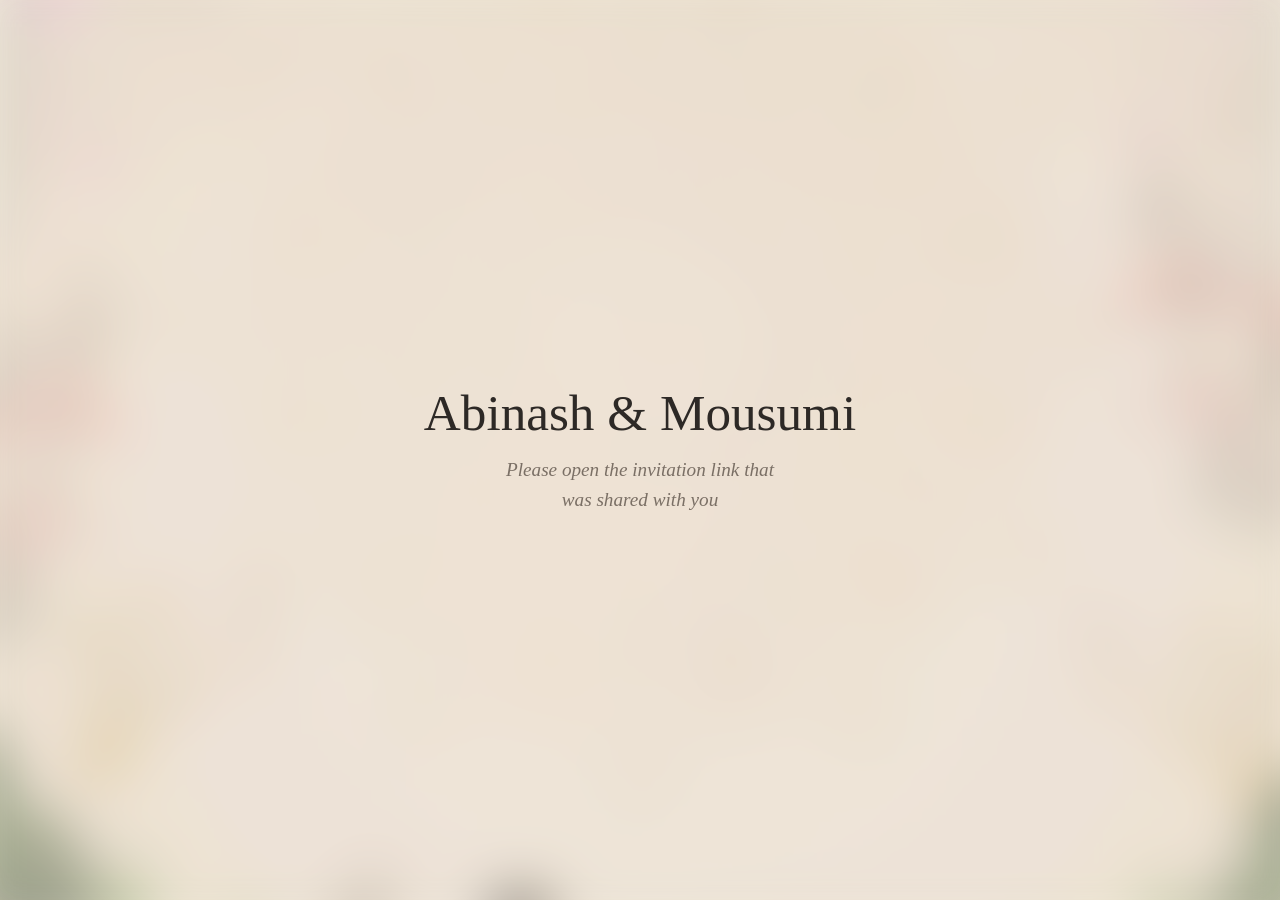
<file: index.html>
<!DOCTYPE html>
<html lang="en">
<head>
  <meta charset="UTF-8" />
  <meta name="viewport" content="width=device-width, initial-scale=1" />
  <meta name="robots" content="noindex, nofollow" />
  <title>Abinash &amp; Mousumi · Wedding</title>
  <link rel="icon" href="assets/favicon.svg" type="image/svg+xml" />
  <link rel="stylesheet" href="css/styles.css" />
  <style>
    .landing { min-height: 100svh; display: grid; place-items: center; padding: 32px 24px; text-align: center; }
    .landing h1 { font-family: var(--font-script); font-weight: 400; font-size: 3.2rem; line-height: 1.15; color: var(--charcoal); }
    .landing p { max-width: 28ch; margin: 12px auto 0; font-family: var(--font-serif); font-style: italic; font-size: 1.2rem; color: var(--muted); }
  </style>
</head>
<body>
  <main class="landing">
    <div>
      <h1>Abinash &amp; Mousumi</h1>
      <p>Please open the invitation link that was shared with you</p>
    </div>
  </main>
</body>
</html>
</file>
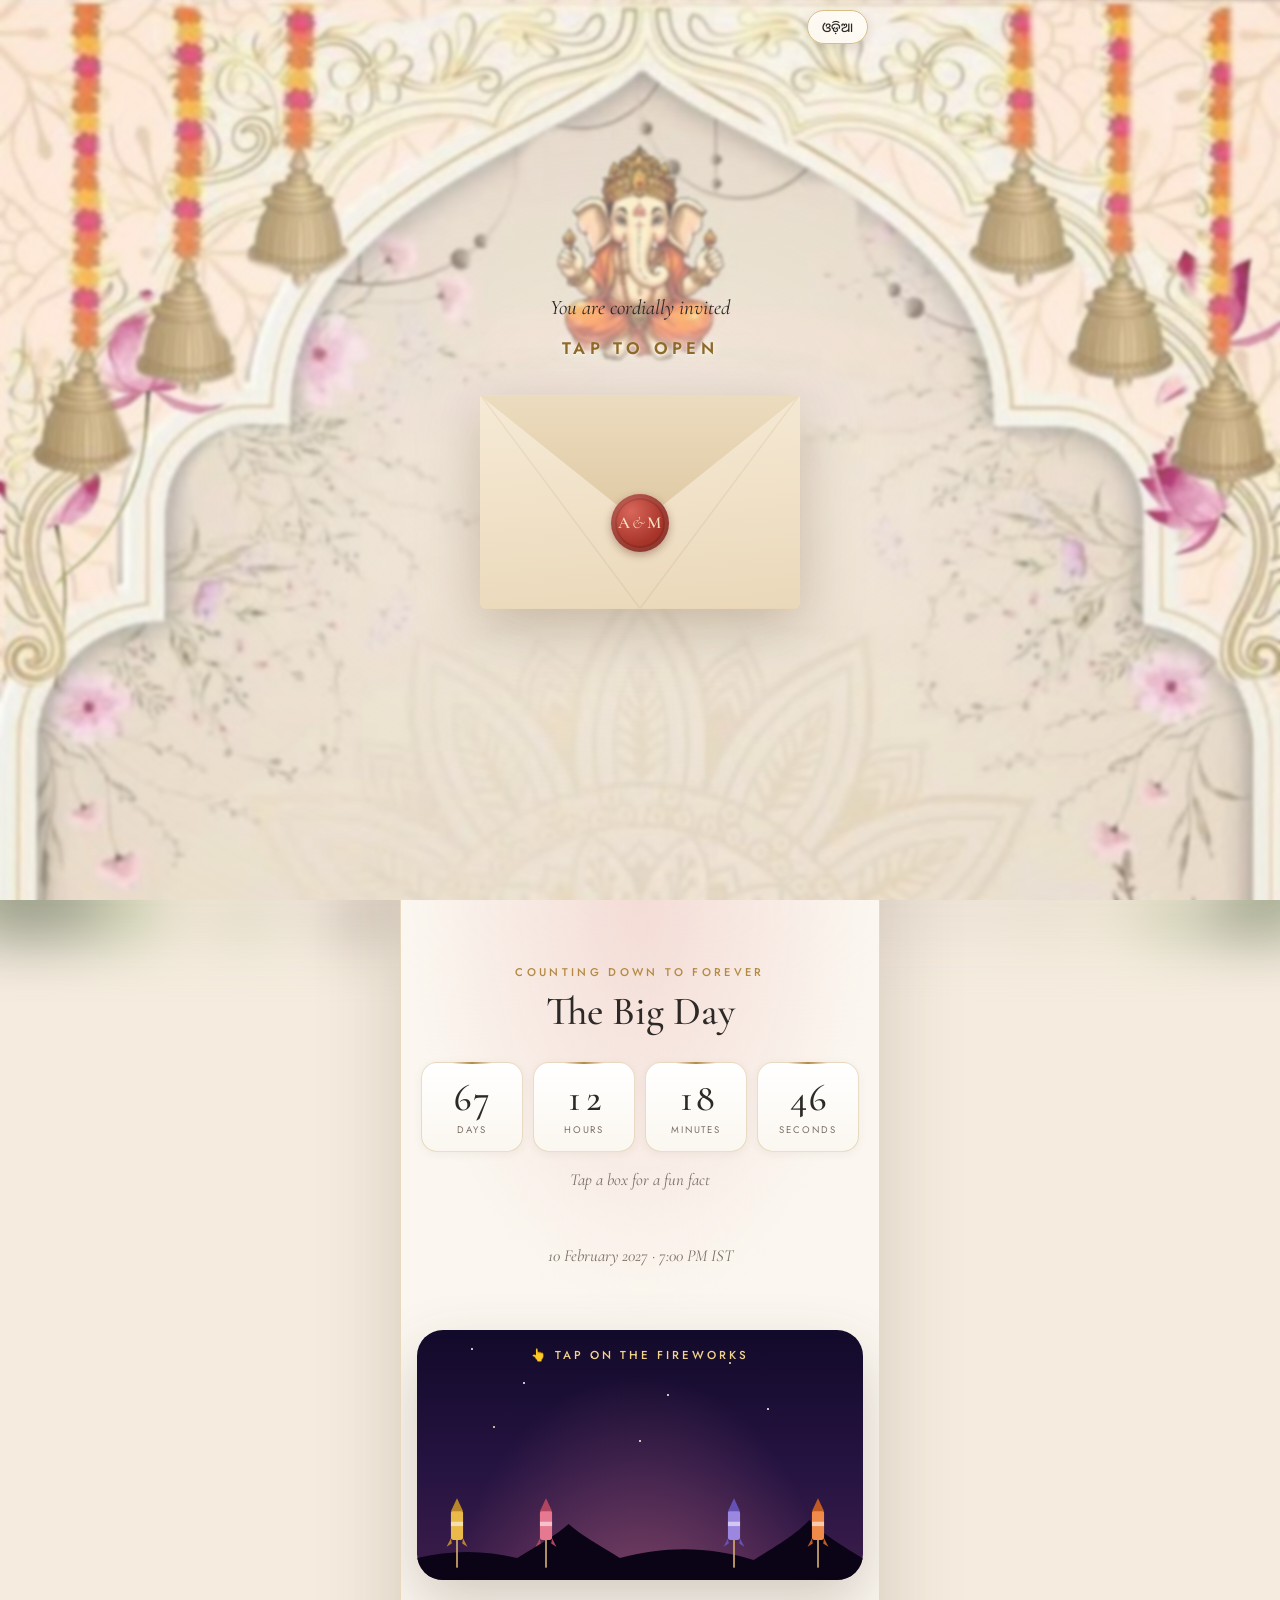
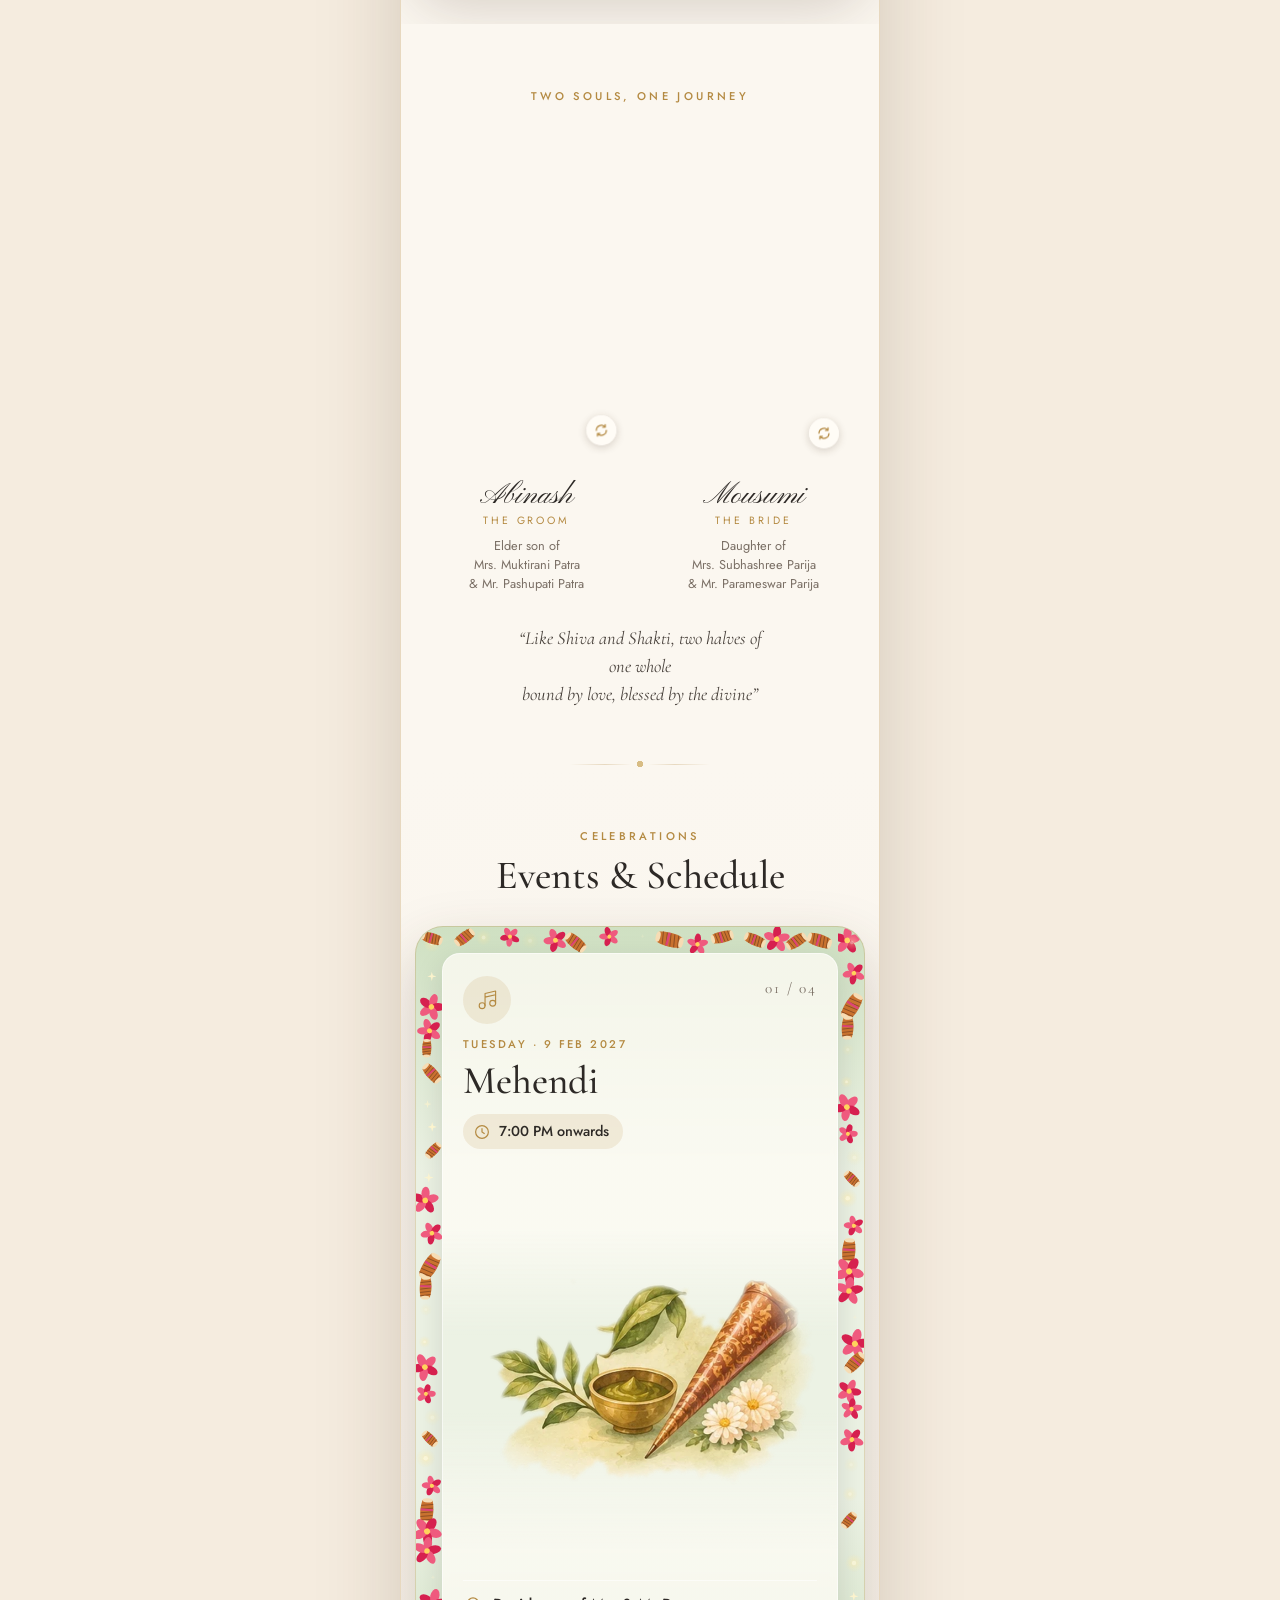
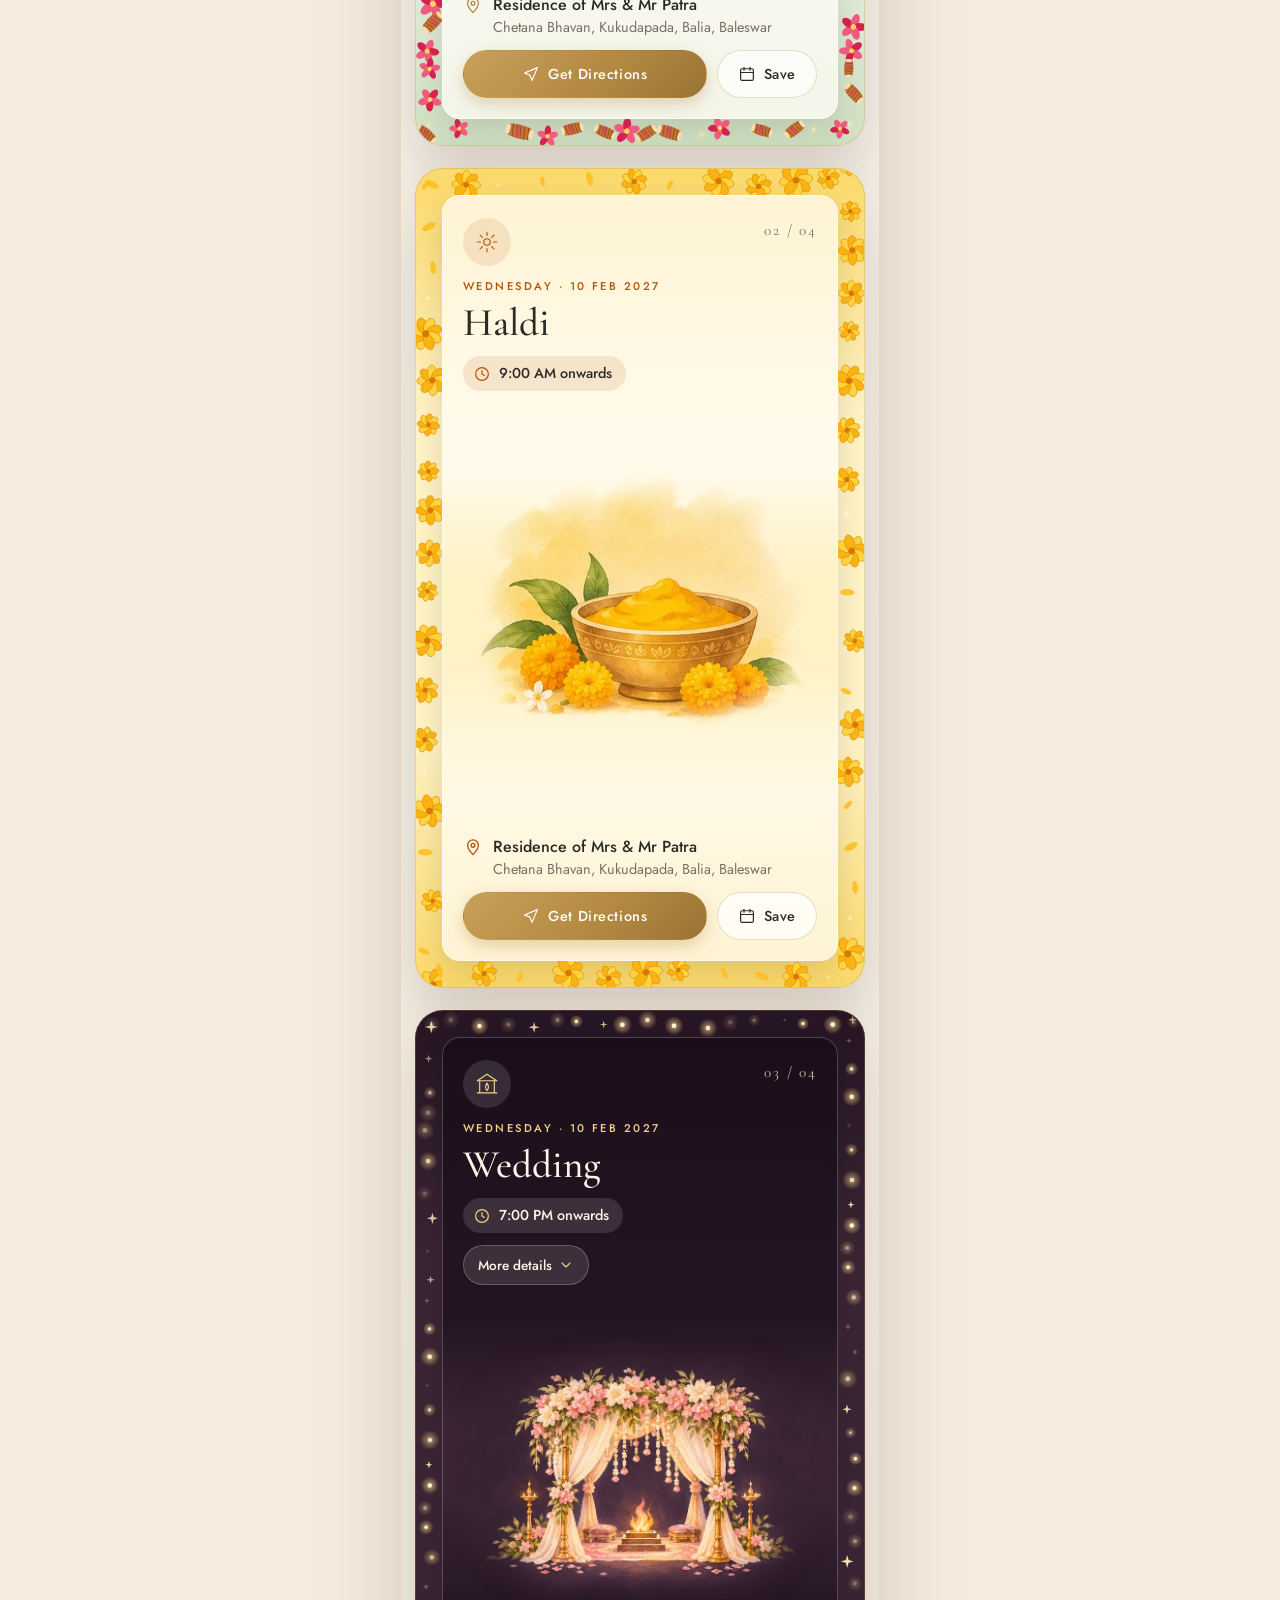
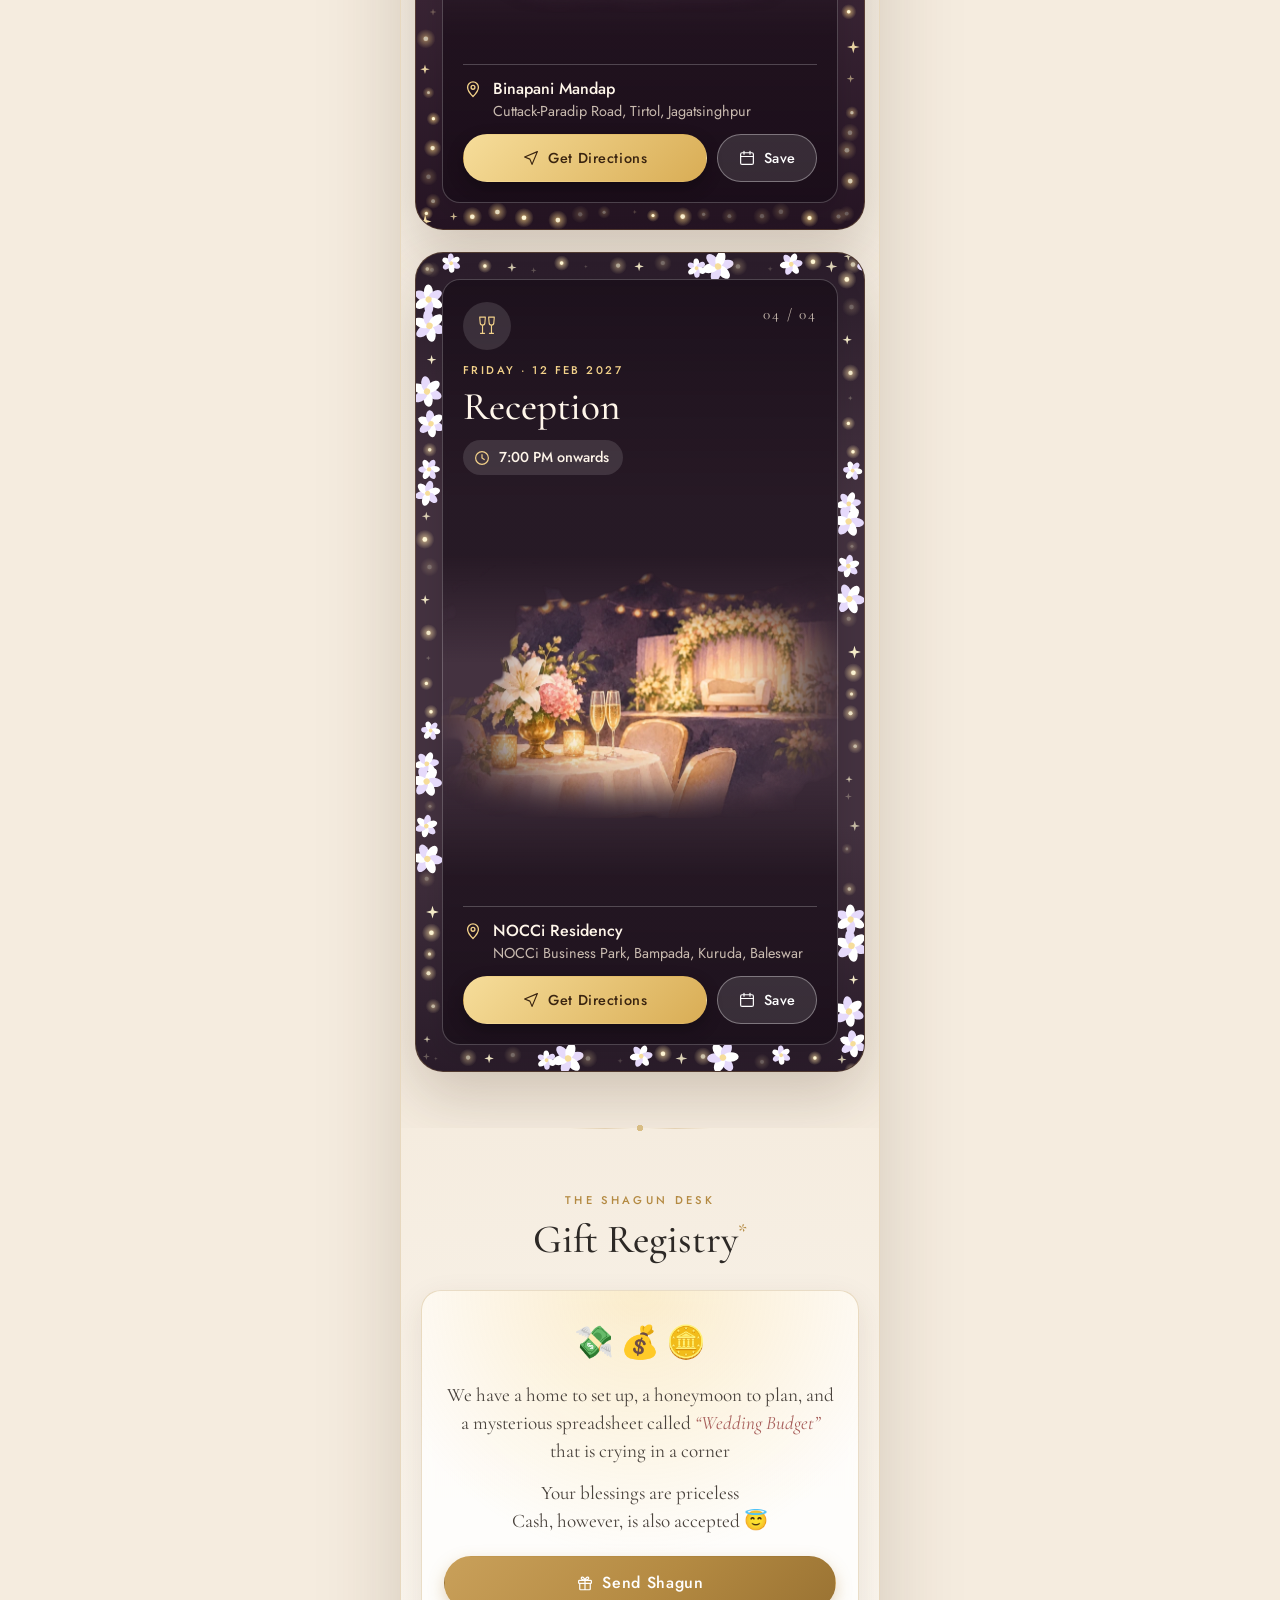
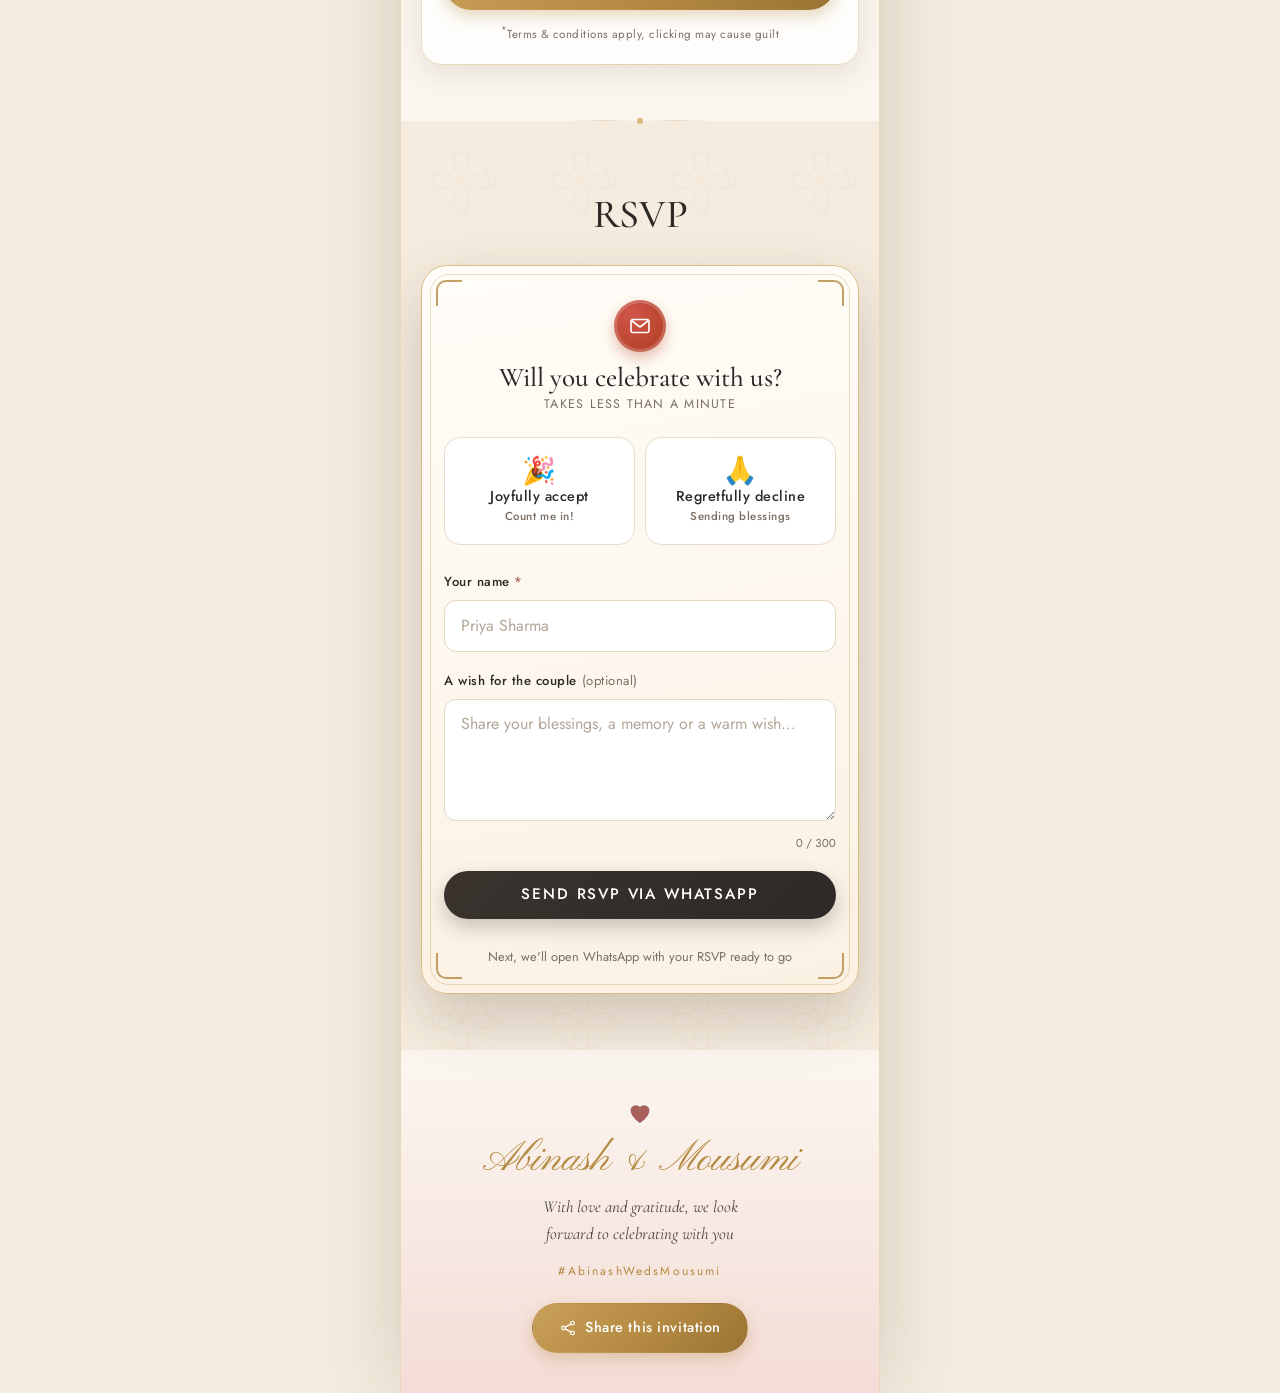
<file: abinash/v1/index.html>
<!DOCTYPE html>
<html lang="en" class="no-js">
<head>
  <meta charset="UTF-8" />
  <meta name="viewport" content="width=device-width, initial-scale=1, viewport-fit=cover" />
  <meta name="theme-color" content="#f4ebdc" />
  <meta name="robots" content="noindex, nofollow" />
  <title>Abinash &amp; Mousumi · Wedding Invitation</title>
  <meta name="description" content="With the blessings of Lord Ganesha, join us for the wedding of Abinash &amp; Mousumi" />

  <!-- Social share preview (WhatsApp, Facebook, iMessage, Telegram, X ...). Image URLs must be absolute.
       The ?v= suffix makes apps fetch a fresh image when it changes (WhatsApp caches previews hard). -->
  <meta property="og:type" content="website" />
  <meta property="og:site_name" content="Abinash &amp; Mousumi" />
  <meta property="og:locale" content="en_IN" />
  <meta property="og:locale:alternate" content="or_IN" />
  <meta property="og:title" content="Abinash &amp; Mousumi · Wedding Invitation" />
  <meta property="og:description" content="Join us as we begin our forever · 10 February 2027 · Tirtol, Odisha" />
  <meta property="og:url" content="https://abinashpatra1.github.io/WeddingInvitation/abinash/v1/" />
  <meta property="og:image" content="https://abinashpatra1.github.io/WeddingInvitation/assets/og-preview-groom.jpg?v=1" />
  <meta property="og:image:secure_url" content="https://abinashpatra1.github.io/WeddingInvitation/assets/og-preview-groom.jpg?v=1" />
  <meta property="og:image:type" content="image/jpeg" />
  <meta property="og:image:width" content="1200" />
  <meta property="og:image:height" content="630" />
  <meta property="og:image:alt" content="Wedding invitation of Abinash &amp; Mousumi, 10 February 2027, Tirtol, Odisha" />
  <meta name="twitter:card" content="summary_large_image" />
  <meta name="twitter:title" content="Abinash &amp; Mousumi · Wedding Invitation" />
  <meta name="twitter:description" content="Join us as we begin our forever · 10 February 2027 · Tirtol, Odisha" />
  <meta name="twitter:image" content="https://abinashpatra1.github.io/WeddingInvitation/assets/og-preview-groom.jpg?v=1" />
  <meta name="twitter:image:alt" content="Wedding invitation of Abinash &amp; Mousumi" />
  <link rel="canonical" href="https://abinashpatra1.github.io/WeddingInvitation/abinash/v1/" />

  <link rel="icon" href="../../assets/favicon.svg" type="image/svg+xml" />
  <link rel="preload" as="image" href="../../assets/bg.jpg" />

  <!-- Fonts: Cormorant Garamond (serif headings), Pinyon Script (names), Jost (body), Tiro Devanagari Hindi (Om), Noto Sans Oriya (Odia text), Noto Serif Oriya (Odia names) -->
  <link rel="preconnect" href="https://fonts.googleapis.com" />
  <link rel="preconnect" href="https://fonts.gstatic.com" crossorigin />
  <link href="https://fonts.googleapis.com/css2?family=Cormorant+Garamond:ital,wght@0,400;0,500;0,600;1,400;1,500&family=Jost:wght@300;400;500;600&family=Pinyon+Script&family=Tiro+Devanagari+Hindi&family=Noto+Sans+Oriya:wght@400;500;600&family=Noto+Serif+Oriya:wght@400;500;600&display=swap" rel="stylesheet" />

  <link rel="stylesheet" href="../../css/styles.css" />
</head>
<body class="is-locked">

  <!-- ============ SVG ICON SPRITE ============ -->
  <svg width="0" height="0" style="position:absolute" aria-hidden="true">
    <symbol id="i-home" viewBox="0 0 24 24"><path d="M3 10.5 12 3l9 7.5V20a1 1 0 0 1-1 1h-5v-6h-6v6H4a1 1 0 0 1-1-1z" fill="none" stroke="currentColor" stroke-width="1.6" stroke-linejoin="round"/></symbol>
    <symbol id="i-calendar" viewBox="0 0 24 24"><g fill="none" stroke="currentColor" stroke-width="1.6" stroke-linecap="round"><rect x="3.5" y="5" width="17" height="15.5" rx="2"/><path d="M3.5 10h17M8 3v4M16 3v4"/></g></symbol>
    <symbol id="i-mail" viewBox="0 0 24 24"><g fill="none" stroke="currentColor" stroke-width="1.6" stroke-linejoin="round"><rect x="3" y="5.5" width="18" height="13" rx="2"/><path d="m3.5 6.5 8.5 6.5 8.5-6.5"/></g></symbol>
    <symbol id="i-gift" viewBox="0 0 24 24"><g fill="none" stroke="currentColor" stroke-width="1.6" stroke-linejoin="round"><rect x="3.5" y="8.5" width="17" height="4" rx="1"/><path d="M5 12.5V20a1 1 0 0 0 1 1h12a1 1 0 0 0 1-1v-7.5M12 8.5V21M12 8.5S10.5 3.5 8 4.2C6 4.8 7 8.5 12 8.5zm0 0s1.5-5 4-4.3c2 .6 1 4.3-4 4.3z"/></g></symbol>
    <symbol id="i-share" viewBox="0 0 24 24"><g fill="none" stroke="currentColor" stroke-width="1.6" stroke-linecap="round"><circle cx="18" cy="5.5" r="2.5"/><circle cx="6" cy="12" r="2.5"/><circle cx="18" cy="18.5" r="2.5"/><path d="m8.2 10.8 7.6-4M8.2 13.2l7.6 4"/></g></symbol>
    <symbol id="i-clock" viewBox="0 0 24 24"><g fill="none" stroke="currentColor" stroke-width="1.6" stroke-linecap="round"><circle cx="12" cy="12" r="8.5"/><path d="M12 7.5V12l3 2"/></g></symbol>
    <symbol id="i-pin" viewBox="0 0 24 24"><g fill="none" stroke="currentColor" stroke-width="1.6"><path d="M12 21s-6.5-6.1-6.5-11a6.5 6.5 0 0 1 13 0c0 4.9-6.5 11-6.5 11z" stroke-linejoin="round"/><circle cx="12" cy="10" r="2.3"/></g></symbol>
    <symbol id="i-nav" viewBox="0 0 24 24"><path d="M20.5 3.5 3.5 10.6l7 2.9 2.9 7z" fill="none" stroke="currentColor" stroke-width="1.6" stroke-linejoin="round"/></symbol>
    <symbol id="i-copy" viewBox="0 0 24 24"><g fill="none" stroke="currentColor" stroke-width="1.6" stroke-linejoin="round"><rect x="8.5" y="8.5" width="12" height="12" rx="2"/><path d="M15.5 8.5V5.5a2 2 0 0 0-2-2h-8a2 2 0 0 0-2 2v8a2 2 0 0 0 2 2h3"/></g></symbol>
    <symbol id="i-check" viewBox="0 0 24 24"><path d="m5 12.5 4.5 4.5L19 7.5" fill="none" stroke="currentColor" stroke-width="2" stroke-linecap="round" stroke-linejoin="round"/></symbol>
    <symbol id="i-heart" viewBox="0 0 24 24"><path d="M12 20s-7.5-4.6-7.5-10.2A4.3 4.3 0 0 1 12 7.2a4.3 4.3 0 0 1 7.5 2.6C19.5 15.4 12 20 12 20z" fill="none" stroke="currentColor" stroke-width="1.6" stroke-linejoin="round"/></symbol>
    <symbol id="i-whatsapp" viewBox="0 0 24 24"><path d="M12 3.2a8.8 8.8 0 0 0-7.6 13.2L3.2 20.8l4.5-1.2A8.8 8.8 0 1 0 12 3.2zm4.4 12.1c-.2.6-1.1 1.1-1.6 1.2-.4 0-.9.1-2.9-.7-2.5-1-4-3.5-4.1-3.7-.1-.2-1-1.3-1-2.5s.6-1.8.9-2c.2-.3.5-.3.7-.3h.5c.2 0 .4 0 .6.5l.8 1.9c.1.2.1.3 0 .5l-.3.5-.4.4c-.1.1-.3.3-.1.6.2.3.7 1.2 1.6 1.9 1.1.9 2 1.2 2.3 1.4.3.1.4.1.6-.1l.8-1c.2-.3.4-.2.6-.1l1.9.9c.3.1.4.2.5.3.1.2.1.7-.1 1.3z" fill="currentColor"/></symbol>
    <symbol id="i-chevron" viewBox="0 0 24 24"><path d="m6 9 6 6 6-6" fill="none" stroke="currentColor" stroke-width="1.6" stroke-linecap="round" stroke-linejoin="round"/></symbol>
    <symbol id="i-haldi" viewBox="0 0 32 32"><g fill="none" stroke="currentColor" stroke-width="1.4" stroke-linecap="round"><circle cx="16" cy="16" r="4"/><path d="M16 4v4M16 24v4M4 16h4M24 16h4M7.5 7.5l2.8 2.8M21.7 21.7l2.8 2.8M7.5 24.5l2.8-2.8M21.7 10.3l2.8-2.8"/></g></symbol>
    <symbol id="i-rings" viewBox="0 0 32 32"><g fill="none" stroke="currentColor" stroke-width="1.4"><circle cx="12" cy="19" r="7"/><circle cx="20" cy="19" r="7"/><path d="m10 8 2-3h0l2 3-2 2z" stroke-linejoin="round"/></g></symbol>
    <symbol id="i-glass" viewBox="0 0 32 32"><g fill="none" stroke="currentColor" stroke-width="1.4" stroke-linecap="round" stroke-linejoin="round"><path d="M7 5h7l-.6 7a2.9 2.9 0 0 1-5.8 0zM10.5 15v10M8 25h5M18 5h7l-.6 7a2.9 2.9 0 0 1-5.8 0zM21.5 15v10M19 25h5"/></g></symbol>
    <symbol id="i-upi" viewBox="0 0 24 24"><g fill="none" stroke="currentColor" stroke-width="1.6" stroke-linejoin="round"><rect x="6" y="2.5" width="12" height="19" rx="2.5"/><path d="M10.5 18.5h3"/></g></symbol>
    <symbol id="i-bank" viewBox="0 0 24 24"><g fill="none" stroke="currentColor" stroke-width="1.6" stroke-linejoin="round" stroke-linecap="round"><path d="M3 9.5 12 4l9 5.5zM5 10v8M9.5 10v8M14.5 10v8M19 10v8M3 20.5h18"/></g></symbol>
    <symbol id="i-music" viewBox="0 0 32 32"><g fill="none" stroke="currentColor" stroke-width="1.4" stroke-linecap="round" stroke-linejoin="round"><circle cx="10" cy="23" r="3.6"/><circle cx="23" cy="20" r="3.6"/><path d="M13.6 23V8l13-3v15M13.6 12.5l13-3"/></g></symbol>
    <symbol id="i-mandap" viewBox="0 0 32 32"><g fill="none" stroke="currentColor" stroke-width="1.4" stroke-linecap="round" stroke-linejoin="round"><path d="M4 12 16 4l12 8zM7 12v15M25 12v15M4 27h24M16 24c-3-3-2-6 0-9 2 3 3 6 0 9z"/></g></symbol>
    <symbol id="i-flip" viewBox="0 0 24 24"><g fill="none" stroke="currentColor" stroke-width="1.8" stroke-linecap="round" stroke-linejoin="round"><path d="M4.5 12a7.5 7.5 0 0 1 13-5.1M19.5 12a7.5 7.5 0 0 1-13 5.1M18 3.5v4h-4M6 20.5v-4h4"/></g></symbol>
  </svg>

  <!-- ============ ENVELOPE OPENER ============ -->
  <div class="opener" id="opener" role="dialog" aria-modal="true" aria-labelledby="opener-label">
    <div class="opener__veil" aria-hidden="true"></div>

    <p class="opener__hint opener__hint--above" id="opener-label">
      <span class="opener__for"><span data-or="ଆପଣଙ୍କୁ ସାଦର ନିମନ୍ତ୍ରଣ">You are cordially invited</span></span>
      <span class="opener__tap"><span data-or="ଖୋଲିବାକୁ ଟାପ୍ କରନ୍ତୁ">Tap to open</span></span>
    </p>

    <button class="envelope" id="envelope" type="button" aria-describedby="opener-label">
      <span class="envelope__back" aria-hidden="true"></span>
      <span class="envelope__letter" aria-hidden="true">
        <span class="envelope__letter-om">ॐ</span>
        <span class="envelope__letter-names"><span data-or="ଅବିନାଶ">Abinash</span> <em><span data-or="ଓ">&amp;</span></em> <span data-or="ମୌସୁମୀ">Mousumi</span></span>
        <span class="envelope__letter-line">10 · 02 · 2027</span>
      </span>
      <span class="envelope__pocket" aria-hidden="true"></span>
      <span class="envelope__flap" aria-hidden="true"></span>
      <span class="envelope__seal" aria-hidden="true"><span><span data-or="ଅ&lt;i&gt;ଓ&lt;/i&gt;ମ">A<i>&amp;</i>M</span></span></span>
      <span class="sr-only">Open the invitation</span>
    </button>


  </div>

  <!-- ============ APP SHELL ============ -->
  <div class="app" id="app">

    <!-- HERO -->
    <header class="hero" id="home">
      <div class="hero__petals" aria-hidden="true">
        <i></i><i></i><i></i><i></i><i></i><i></i><i></i><i></i>
      </div>

      <div class="hero__content">
        <button class="hero__mantra" type="button" lang="or" id="mantra" aria-label="Tap for a blessing">॥ ଶ୍ରୀ ଗଣେଶାୟ ନମଃ ॥</button>
        <span class="divider" aria-hidden="true"></span>
        <p class="hero__lead"><span data-or="ଆମ ସହ ଆନନ୍ଦ ବାଣ୍ଟିବାକୁ ଆସନ୍ତୁ">Join us for</span></p>
        <p class="hero__the"><span data-or="ଶୁଭ ବିବାହ ଉତ୍ସବ">The Wedding of</span></p>
        <h1 class="hero__names" data-order="ab-mo">
          <span class="hero__name" data-n="ab" data-or="ଅବିନାଶ">Abinash</span>
          <span class="hero__amp"><span data-or="ଓ">&amp;</span></span>
          <span class="hero__name" data-n="mo" data-or="ମୌସୁମୀ">Mousumi</span>
        </h1>
        <p class="hero__date">
          <time datetime="2027-02-10"><span data-or="ବୁଧବାର · ୧୦ ଫେବୃଆରୀ ୨୦୨୭ · ସନ୍ଧ୍ୟା ୭:୦୦">Wednesday · 10 February 2027</span></time>
          <span class="hero__tithi" lang="or">ଫାଲ୍ଗୁନ କୃଷ୍ଣ ପକ୍ଷ, ନବମୀ ତିଥି</span>
        </p>
        <p class="hero__place"><span data-or="ତିର୍ତୋଲ, ଓଡ଼ିଶା">Tirtol, Odisha</span></p>
      </div>

      <a class="scroll-cue" href="#countdown" aria-label="Scroll to details">
        <span class="scroll-cue__mouse" aria-hidden="true"><span></span></span>
      </a>
    </header>

    <main>

      <!-- COUNTDOWN -->
      <section class="section section--countdown" id="countdown" aria-labelledby="countdown-title">
        <p class="eyebrow reveal"><span data-or="ଚିରସାଥୀ ହେବାର ଗଣନା">Counting down to forever</span></p>
        <h2 class="section__title reveal" id="countdown-title"><span data-or="ଶୁଭ ଦିନ">The Big Day</span></h2>
        <div class="countdown reveal" id="countdown-timer" role="timer" aria-live="off">
          <button type="button" class="countdown__unit" data-fact="days"><span class="countdown__num" data-unit="days">--</span><span class="countdown__label"><span data-or="ଦିନ">Days</span></span></button>
          <button type="button" class="countdown__unit" data-fact="hours"><span class="countdown__num" data-unit="hours">--</span><span class="countdown__label"><span data-or="ଘଣ୍ଟା">Hours</span></span></button>
          <button type="button" class="countdown__unit" data-fact="minutes"><span class="countdown__num" data-unit="minutes">--</span><span class="countdown__label"><span data-or="ମିନିଟ୍">Minutes</span></span></button>
          <button type="button" class="countdown__unit" data-fact="seconds"><span class="countdown__num" data-unit="seconds">--</span><span class="countdown__label"><span data-or="ସେକେଣ୍ଡ">Seconds</span></span></button>
        </div>
        <p class="countdown__fact" id="countdown-fact" aria-live="polite">Tap a box for a fun fact</p>
        <p class="countdown__done" id="countdown-done" hidden><span data-or="ଆମେ ବିବାହିତ! ଆପଣଙ୍କ ଆଶୀର୍ବାଦ ପାଇଁ ଧନ୍ୟବାଦ ✨">We're married! Thank you for your blessings ✨</span></p>
        <p class="section__note reveal"><span data-or="୧୦ ଫେବୃଆରୀ ୨୦୨୭ · ସନ୍ଧ୍ୟା ୭:୦୦ (IST)">10 February 2027 · 7:00 PM IST</span></p>
      </section>

      <!-- FIREWORKS: tap a rocket, it flies up and bursts -->
      <section class="sky" id="sky" aria-label="Fireworks">
        <div class="sky__stage reveal">
          <p class="sky__hint" id="sky-hint"><span class="sky__hand" aria-hidden="true">👆</span> <span data-or="ଆତସବାଜିରେ ଟାପ୍ କରନ୍ତୁ">Tap on the fireworks</span></p>
          <div class="sky__ground" aria-hidden="true"></div>
          <div class="sky__rockets">
            <button class="rocket" type="button" style="left:9%;--c:#e9b949;--c2:#b9852a" data-kind="willow" data-hue="44" aria-label="Launch a firework">
              <svg viewBox="0 0 30 80" aria-hidden="true"><g class="rocket__body"><rect x="14" y="44" width="2" height="36" fill="#c9a56a"/><path class="flame" d="M10.5 50 Q15 76 19.5 50Z" fill="#ffb347"/><path d="M8 46 L3 56 L9 52Z M22 46 L27 56 L21 52Z" fill="var(--c2)"/><rect x="8" y="14" width="14" height="34" rx="3" fill="var(--c)"/><rect x="8" y="27" width="14" height="5" fill="#fff" opacity=".55"/><path d="M8 15 L15 0 L22 15Z" fill="var(--c2)"/></g></svg>
            </button>
            <button class="rocket" type="button" style="left:29%;--c:#e6788f;--c2:#b04560" data-kind="heart" data-hue="340" aria-label="Launch a firework">
              <svg viewBox="0 0 30 80" aria-hidden="true"><g class="rocket__body"><rect x="14" y="44" width="2" height="36" fill="#c9a56a"/><path class="flame" d="M10.5 50 Q15 76 19.5 50Z" fill="#ffb347"/><path d="M8 46 L3 56 L9 52Z M22 46 L27 56 L21 52Z" fill="var(--c2)"/><rect x="8" y="14" width="14" height="34" rx="3" fill="var(--c)"/><rect x="8" y="27" width="14" height="5" fill="#fff" opacity=".55"/><path d="M8 15 L15 0 L22 15Z" fill="var(--c2)"/></g></svg>
            </button>
            <button class="rocket" type="button" style="left:50%;--c:#7fc4a8;--c2:#4a8b72" data-kind="ring" data-hue="160" aria-label="Launch a firework">
              <svg viewBox="0 0 30 80" aria-hidden="true"><g class="rocket__body"><rect x="14" y="44" width="2" height="36" fill="#c9a56a"/><path class="flame" d="M10.5 50 Q15 76 19.5 50Z" fill="#ffb347"/><path d="M8 46 L3 56 L9 52Z M22 46 L27 56 L21 52Z" fill="var(--c2)"/><rect x="8" y="14" width="14" height="34" rx="3" fill="var(--c)"/><rect x="8" y="27" width="14" height="5" fill="#fff" opacity=".55"/><path d="M8 15 L15 0 L22 15Z" fill="var(--c2)"/></g></svg>
            </button>
            <button class="rocket" type="button" style="left:71%;--c:#9b86e0;--c2:#6551b4" data-kind="peony" data-hue="265" aria-label="Launch a firework">
              <svg viewBox="0 0 30 80" aria-hidden="true"><g class="rocket__body"><rect x="14" y="44" width="2" height="36" fill="#c9a56a"/><path class="flame" d="M10.5 50 Q15 76 19.5 50Z" fill="#ffb347"/><path d="M8 46 L3 56 L9 52Z M22 46 L27 56 L21 52Z" fill="var(--c2)"/><rect x="8" y="14" width="14" height="34" rx="3" fill="var(--c)"/><rect x="8" y="27" width="14" height="5" fill="#fff" opacity=".55"/><path d="M8 15 L15 0 L22 15Z" fill="var(--c2)"/></g></svg>
            </button>
            <button class="rocket" type="button" style="left:90%;--c:#f08a4b;--c2:#bf5a22" data-kind="peony" data-hue="22" aria-label="Launch a firework">
              <svg viewBox="0 0 30 80" aria-hidden="true"><g class="rocket__body"><rect x="14" y="44" width="2" height="36" fill="#c9a56a"/><path class="flame" d="M10.5 50 Q15 76 19.5 50Z" fill="#ffb347"/><path d="M8 46 L3 56 L9 52Z M22 46 L27 56 L21 52Z" fill="var(--c2)"/><rect x="8" y="14" width="14" height="34" rx="3" fill="var(--c)"/><rect x="8" y="27" width="14" height="5" fill="#fff" opacity=".55"/><path d="M8 15 L15 0 L22 15Z" fill="var(--c2)"/></g></svg>
            </button>
          </div>
        </div>
      </section>

      <!-- COUPLE -->
      <section class="section section--couple" id="couple" aria-labelledby="couple-title">
        <p class="eyebrow reveal"><span data-or="ଦୁଇ ଆତ୍ମା, ଗୋଟିଏ ଯାତ୍ରା">Two souls, one journey</span></p>
        <h2 class="section__title reveal" id="couple-title"><span data-or="ଦମ୍ପତି">The Couple</span></h2>

        <div class="couple">
          <figure class="couple__card reveal">
            <button class="flip" type="button" aria-pressed="false" aria-label="Tap to flip the photo of Abinash">
              <span class="flip__face flip__front">
                <!-- Photo: edit tools/source/couple-groom.webp, then run tools/prepare-couple-photos.py -->
                <img src="../../assets/groom.webp" alt="Portrait of Abinash" width="900" height="1200" loading="lazy" decoding="async" />
                <span class="flip__badge" aria-hidden="true"><svg><use href="#i-flip"/></svg></span>
              </span>
              <span class="flip__face flip__back" aria-hidden="true" style="background-image:url('../../assets/back-groom.webp')">
                <span class="flip__inner">
                  <span class="flip__q"><span data-or="ଜାଣିଥିଲେ କି?">Did you know?</span></span>
                  <span class="flip__fact"><span data-or="ସେ କହେ ସେ ରାନ୍ଧିପାରେ, ବିଚାର ଆପଣ କରନ୍ତୁ! 🍳">He says he can cook, we'll let you be the judge! 🍳</span></span>
                  <svg class="flip__heart" viewBox="0 0 24 24" aria-hidden="true"><path d="M12 20s-7.5-4.6-7.5-10.2A4.3 4.3 0 0 1 12 7.2a4.3 4.3 0 0 1 7.5 2.6C19.5 15.4 12 20 12 20z" fill="currentColor"/></svg>
                </span>
              </span>
            </button>
            <figcaption>
              <span class="couple__prefix" lang="or">ଆୟୁଷ୍ମାନ</span>
              <span class="couple__name" data-or="ଅବିନାଶ">Abinash</span>
              <span class="couple__role">The Groom</span>
              <span class="couple__kin"><span data-or="ମୁକ୍ତିରାଣୀ ପାତ୍ର ଓ&lt;br /&gt;ପଶୁପତି ପାତ୍ରଙ୍କର,&lt;br /&gt;ଜ୍ୟେଷ୍ଠ ପୁତ୍ର">Elder son of<br />Mrs. Muktirani Patra<br />&amp; Mr. Pashupati Patra</span></span>
            </figcaption>
          </figure>
          <figure class="couple__card reveal">
            <button class="flip" type="button" aria-pressed="false" aria-label="Tap to flip the photo of Mousumi">
              <span class="flip__face flip__front">
                <!-- Photo: edit tools/source/couple-bride.webp, then run tools/prepare-couple-photos.py -->
                <img src="../../assets/bride.webp" alt="Portrait of Mousumi" width="900" height="1200" loading="lazy" decoding="async" />
                <span class="flip__badge" aria-hidden="true"><svg><use href="#i-flip"/></svg></span>
              </span>
              <span class="flip__face flip__back" aria-hidden="true" style="background-image:url('../../assets/back-bride.webp')">
                <span class="flip__inner">
                  <span class="flip__q"><span data-or="ଜାଣିଥିଲେ କି?">Did you know?</span></span>
                  <span class="flip__fact"><span data-or="ସେ ଯେକୌଣସି ଜିନିଷର ସବୁଠୁ ସୁନ୍ଦର ରଙ୍ଗ ଦୂରରୁ ଚିହ୍ନିପାରେ 🎨">She can spot the perfect shade of anything from a mile away 🎨</span></span>
                  <svg class="flip__heart" viewBox="0 0 24 24" aria-hidden="true"><path d="M12 20s-7.5-4.6-7.5-10.2A4.3 4.3 0 0 1 12 7.2a4.3 4.3 0 0 1 7.5 2.6C19.5 15.4 12 20 12 20z" fill="currentColor"/></svg>
                </span>
              </span>
            </button>
            <figcaption>
              <span class="couple__prefix" lang="or">ଆୟୁଷ୍ମତି</span>
              <span class="couple__name" data-or="ମୌସୁମୀ">Mousumi</span>
              <span class="couple__role">The Bride</span>
              <span class="couple__kin"><span data-or="ଶୁଭଶ୍ରୀ ପରିଜା ଓ&lt;br /&gt;ପରମେଶ୍ୱର ପରିଜାଙ୍କର,&lt;br /&gt;ପୁତ୍ରୀ">Daughter of<br />Mrs. Subhashree Parija<br />&amp; Mr. Parameswar Parija</span></span>
            </figcaption>
          </figure>
          <div class="couple__hearts" aria-hidden="true"><i></i><i></i><i></i><i></i><i></i></div>
        </div>

        <blockquote class="quote reveal">
          <p><span class="quote__line"><span data-or="“ଶିବ ଓ ଶକ୍ତିଙ୍କ ପରି, ଗୋଟିଏ ସମ୍ପୂର୍ଣ୍ଣତାର ଦୁଇ ଅଂଶ">“Like Shiva and Shakti, two halves of one whole</span></span> <span class="quote__line"><span data-or="ପ୍ରେମରେ ବାନ୍ଧି, ଭଗବାନଙ୍କ ଆଶୀର୍ବାଦରେ ଧନ୍ୟ”">bound by love, blessed by the divine”</span></span></p>
        </blockquote>
      </section>

      <!-- EVENTS -->
      <section class="section section--events" id="events" aria-labelledby="events-title">
        <p class="eyebrow reveal"><span data-or="ଉତ୍ସବ">Celebrations</span></p>
        <h2 class="section__title reveal" id="events-title"><span data-or="କାର୍ଯ୍ୟକ୍ରମ ସୂଚୀ">Events &amp; Schedule</span></h2>

        <ol class="events">

          <li data-fx="mehendi" class="event event--mehendi reveal"
              data-title="Mehendi · Abinash &amp; Mousumi"
              data-start="2027-02-09T19:00:00+05:30" data-end="2027-02-09T23:00:00+05:30"
              data-location="Residence of Mrs &amp; Mr Patra, Chetana Bhavan, Kukudapada, Balia, Baleswar">
            <span class="event__frame" aria-hidden="true"></span>
            <div class="event__panel">
              <div class="event__head">
                <span class="event__count" aria-hidden="true"><span data-or="୦୧ / ୦୪">01 / 04</span></span>
                <button class="event__icon" type="button" aria-label="Mehendi: tap for a little surprise"><svg aria-hidden="true"><use href="#i-music"/></svg></button>
                <span class="event__tap" aria-hidden="true"><span data-or="ଏଠାରେ ଟାପ୍ କରନ୍ତୁ">Tap here</span></span>
                <p class="event__day"><span data-or="ମଙ୍ଗଳବାର · ୯ ଫେବୃଆରୀ ୨୦୨୭">Tuesday · 9 Feb 2027</span></p>
                <h3 class="event__name"><span data-or="ମେହେନ୍ଦି">Mehendi</span></h3>
                <p class="event__time"><svg aria-hidden="true"><use href="#i-clock"/></svg><span data-or="ସନ୍ଧ୍ୟା ୭:୦୦ ଠାରୁ">7:00 PM onwards</span></p>
                
              </div>
              <div class="event__mid" aria-hidden="true">
                <img class="event__paint" src="../../assets/events/paint-mehendi.webp" alt="" loading="lazy" decoding="async" />
              </div>
              <div class="event__foot">
                <div class="event__venue">
                  <svg aria-hidden="true"><use href="#i-pin"/></svg>
                  <p><strong><span data-or="ଶ୍ରୀମତୀ ଓ ଶ୍ରୀ ପାତ୍ରଙ୍କ ବାସଭବନ">Residence of Mrs &amp; Mr Patra</span></strong><br /><span data-or="ଚେତନା ଭବନ, କୁକୁଡ଼ାପଦା, ବାଲିଆ, ବାଲେଶ୍ୱର">Chetana Bhavan, Kukudapada, Balia, Baleswar</span></p>
                </div>
                <div class="event__actions">
                  <a class="btn btn--gold" target="_blank" rel="noopener" href="https://maps.app.goo.gl/cMWfeXijimVZaX8m6">
                    <svg aria-hidden="true"><use href="#i-nav"/></svg><span data-or="ରାସ୍ତା ଦେଖନ୍ତୁ">Get Directions</span>
                  </a>
                  <button class="btn btn--ghost js-ics" type="button" aria-label="Save Mehendi to calendar">
                    <svg aria-hidden="true"><use href="#i-calendar"/></svg><span data-or="ସେଭ୍ କରନ୍ତୁ">Save</span>
                  </button>
                </div>
              </div>
            </div>
          </li>

          <li data-fx="haldi" class="event event--haldi reveal"
              data-title="Haldi · Abinash &amp; Mousumi"
              data-start="2027-02-10T09:00:00+05:30" data-end="2027-02-10T13:00:00+05:30"
              data-location="Residence of Mrs &amp; Mr Patra, Chetana Bhavan, Kukudapada, Balia, Baleswar">
            <span class="event__frame" aria-hidden="true"></span>
            <div class="event__panel">
              <div class="event__head">
                <span class="event__count" aria-hidden="true"><span data-or="୦୨ / ୦୪">02 / 04</span></span>
                <button class="event__icon" type="button" aria-label="Haldi: tap for a little surprise"><svg aria-hidden="true"><use href="#i-haldi"/></svg></button>
                <span class="event__tap" aria-hidden="true"><span data-or="ଏଠାରେ ଟାପ୍ କରନ୍ତୁ">Tap here</span></span>
                <p class="event__day"><span data-or="ବୁଧବାର · ୧୦ ଫେବୃଆରୀ ୨୦୨୭">Wednesday · 10 Feb 2027</span></p>
                <h3 class="event__name"><span data-or="ହଳଦୀ">Haldi</span></h3>
                <p class="event__time"><svg aria-hidden="true"><use href="#i-clock"/></svg><span data-or="ସକାଳ ୯:୦୦ ଠାରୁ">9:00 AM onwards</span></p>
                
              </div>
              <div class="event__mid" aria-hidden="true">
                <img class="event__paint" src="../../assets/events/paint-haldi.webp" alt="" loading="lazy" decoding="async" />
              </div>
              <div class="event__foot">
                <div class="event__venue">
                  <svg aria-hidden="true"><use href="#i-pin"/></svg>
                  <p><strong><span data-or="ଶ୍ରୀମତୀ ଓ ଶ୍ରୀ ପାତ୍ରଙ୍କ ବାସଭବନ">Residence of Mrs &amp; Mr Patra</span></strong><br /><span data-or="ଚେତନା ଭବନ, କୁକୁଡ଼ାପଦା, ବାଲିଆ, ବାଲେଶ୍ୱର">Chetana Bhavan, Kukudapada, Balia, Baleswar</span></p>
                </div>
                <div class="event__actions">
                  <a class="btn btn--gold" target="_blank" rel="noopener" href="https://maps.app.goo.gl/cMWfeXijimVZaX8m6">
                    <svg aria-hidden="true"><use href="#i-nav"/></svg><span data-or="ରାସ୍ତା ଦେଖନ୍ତୁ">Get Directions</span>
                  </a>
                  <button class="btn btn--ghost js-ics" type="button" aria-label="Save Haldi to calendar">
                    <svg aria-hidden="true"><use href="#i-calendar"/></svg><span data-or="ସେଭ୍ କରନ୍ତୁ">Save</span>
                  </button>
                </div>
              </div>
            </div>
          </li>

          <li data-fx="wedding" class="event event--wedding event--dark event--main reveal"
              data-title="Wedding · Abinash &amp; Mousumi"
              data-start="2027-02-10T19:00:00+05:30" data-end="2027-02-11T07:00:00+05:30"
              data-location="Binapani Mandap, Cuttack-Paradip Road, Tirtol, Jagatsinghpur">
            <span class="event__frame" aria-hidden="true"></span>
            <div class="event__panel">
              <div class="event__head">
                <span class="event__count" aria-hidden="true"><span data-or="୦୩ / ୦୪">03 / 04</span></span>
                <button class="event__icon" type="button" aria-label="Wedding: tap for a little surprise"><svg aria-hidden="true"><use href="#i-mandap"/></svg></button>
                <span class="event__tap" aria-hidden="true"><span data-or="ଏଠାରେ ଟାପ୍ କରନ୍ତୁ">Tap here</span></span>
                <p class="event__day"><span data-or="ବୁଧବାର · ୧୦ ଫେବୃଆରୀ ୨୦୨୭">Wednesday · 10 Feb 2027</span></p>
                <h3 class="event__name"><span data-or="ବିବାହ">Wedding</span></h3>
                <p class="event__time"><svg aria-hidden="true"><use href="#i-clock"/></svg><span data-or="ସନ୍ଧ୍ୟା ୭:୦୦ ଠାରୁ">7:00 PM onwards</span></p>
                <details class="more">
                  <summary><span data-or="ଅଧିକ ବିବରଣୀ">More details</span><svg aria-hidden="true"><use href="#i-chevron"/></svg></summary>
                  <ol class="timeline" aria-label="Wedding day order of events"><li><time><span data-or="ରାତି ୧୦:୦୦">10:00 PM</span></time><span><span data-or="ବରଯାତ୍ରା">Baarat</span></span></li><li><time><span data-or="ରାତି ୧୧:୦୦">11:00 PM</span></time><span><span data-or="ବରମାଳା">Varmala</span></span></li><li><time><span data-or="ରାତି ୧:୦୦">1:00 AM</span><small><span data-or="୧୧ ଫେବୃ">11 Feb</span></small></time><span><span data-or="ହାତଗଣ୍ଠି / ବାହାଘର">Hata Ganthi / Bahaghara</span></span></li><li><time><span data-or="ସକାଳ ୬:୦୦">6:00 AM</span><small><span data-or="୧୧ ଫେବୃ">11 Feb</span></small></time><span><span data-or="ବିଦାୟ">Bidai</span></span></li></ol>
                </details>
              </div>
              <div class="event__mid" aria-hidden="true">
                <img class="event__paint" src="../../assets/events/paint-wedding.webp" alt="" loading="lazy" decoding="async" />
              </div>
              <div class="event__foot">
                <div class="event__venue">
                  <svg aria-hidden="true"><use href="#i-pin"/></svg>
                  <p><strong><span data-or="ବୀଣାପାଣି ମଣ୍ଡପ">Binapani Mandap</span></strong><br /><span data-or="କଟକ-ପାରାଦୀପ ରୋଡ୍, ତିର୍ତୋଲ, ଜଗତସିଂହପୁର">Cuttack-Paradip Road, Tirtol, Jagatsinghpur</span></p>
                </div>
                <div class="event__actions">
                  <a class="btn btn--gold" target="_blank" rel="noopener" href="https://maps.app.goo.gl/RopJnxUpWHEfgMF47">
                    <svg aria-hidden="true"><use href="#i-nav"/></svg><span data-or="ରାସ୍ତା ଦେଖନ୍ତୁ">Get Directions</span>
                  </a>
                  <button class="btn btn--ghost js-ics" type="button" aria-label="Save Wedding to calendar">
                    <svg aria-hidden="true"><use href="#i-calendar"/></svg><span data-or="ସେଭ୍ କରନ୍ତୁ">Save</span>
                  </button>
                </div>
              </div>
            </div>
          </li>

          <li data-fx="reception" class="event event--reception event--dark reveal"
              data-title="Reception · Abinash &amp; Mousumi"
              data-start="2027-02-12T19:00:00+05:30" data-end="2027-02-12T23:00:00+05:30"
              data-location="NOCCi Residency, NOCCi Business Park, Bampada, Kuruda, Baleswar">
            <span class="event__frame" aria-hidden="true"></span>
            <div class="event__panel">
              <div class="event__head">
                <span class="event__count" aria-hidden="true"><span data-or="୦୪ / ୦୪">04 / 04</span></span>
                <button class="event__icon" type="button" aria-label="Reception: tap for a little surprise"><svg aria-hidden="true"><use href="#i-glass"/></svg></button>
                <span class="event__tap" aria-hidden="true"><span data-or="ଏଠାରେ ଟାପ୍ କରନ୍ତୁ">Tap here</span></span>
                <p class="event__day"><span data-or="ଶୁକ୍ରବାର · ୧୨ ଫେବୃଆରୀ ୨୦୨୭">Friday · 12 Feb 2027</span></p>
                <h3 class="event__name"><span data-or="ରିସେପ୍ସନ୍">Reception</span></h3>
                <p class="event__time"><svg aria-hidden="true"><use href="#i-clock"/></svg><span data-or="ସନ୍ଧ୍ୟା ୭:୦୦ ଠାରୁ">7:00 PM onwards</span></p>
                
              </div>
              <div class="event__mid" aria-hidden="true">
                <img class="event__paint" src="../../assets/events/paint-reception.webp" alt="" loading="lazy" decoding="async" />
              </div>
              <div class="event__foot">
                <div class="event__venue">
                  <svg aria-hidden="true"><use href="#i-pin"/></svg>
                  <p><strong><span data-or="ନୋସି ରେସିଡେନ୍ସି">NOCCi Residency</span></strong><br /><span data-or="ନୋସି ବିଜନେସ୍ ପାର୍କ, ବାମ୍ପଦା, କୁରୁଡ଼ା, ବାଲେଶ୍ୱର">NOCCi Business Park, Bampada, Kuruda, Baleswar</span></p>
                </div>
                <div class="event__actions">
                  <a class="btn btn--gold" target="_blank" rel="noopener" href="https://maps.app.goo.gl/n7MHrjqUbhgPd3dr6">
                    <svg aria-hidden="true"><use href="#i-nav"/></svg><span data-or="ରାସ୍ତା ଦେଖନ୍ତୁ">Get Directions</span>
                  </a>
                  <button class="btn btn--ghost js-ics" type="button" aria-label="Save Reception to calendar">
                    <svg aria-hidden="true"><use href="#i-calendar"/></svg><span data-or="ସେଭ୍ କରନ୍ତୁ">Save</span>
                  </button>
                </div>
              </div>
            </div>
          </li>
        </ol>
      </section>

      <!-- GIFTS (the humorous one) -->
      <section class="section section--gifts" id="gifts" aria-labelledby="gifts-title">
        <p class="eyebrow reveal"><span data-or="ଶଗୁଣ କାଉଣ୍ଟର">The Shagun Desk</span></p>
        <h2 class="section__title reveal" id="gifts-title"><span data-or="ଉପହାର ତାଲିକା&lt;sup&gt;*&lt;/sup&gt;">Gift Registry<sup>*</sup></span></h2>

        <div class="shagun card reveal">
          <div class="shagun__coins" aria-hidden="true"><span>💸</span><span>💰</span><span>🪙</span></div>
          <p class="shagun__pitch"><span data-or="ଆମକୁ ଘର ସଜାଇବାକୁ ଅଛି, ହନିମୁନ୍ ଯୋଜନା କରିବାକୁ ଅଛି, ଆଉ &lt;em&gt;“ବିବାହ ବଜେଟ୍”&lt;/em&gt; ନାମକ ଏକ ରହସ୍ୟମୟ ସ୍ପ୍ରେଡ୍‌ସିଟ୍ କୋଣରେ କାନ୍ଦୁଛି">We have a home to set up, a honeymoon to plan, and a mysterious spreadsheet called <em>“Wedding Budget”</em> that is crying in a corner</span></p>
          <p class="shagun__pitch"><span data-or="ଆପଣଙ୍କ ଆଶୀର୍ବାଦ ଅମୂଲ୍ୟ&lt;br /&gt;ହେଲେ, ନଗଦ ଟଙ୍କା ମଧ୍ୟ ଗ୍ରହଣୀୟ 😇">Your blessings are priceless<br />Cash, however, is also accepted 😇</span></p>
          <button class="btn btn--gold btn--block shagun__btn" type="button" id="shagun-btn">
            <svg aria-hidden="true"><use href="#i-gift"/></svg><span data-or="ଶଗୁଣ ପଠାନ୍ତୁ">Send Shagun</span>
          </button>
          <p class="shagun__fine"><span data-or="&lt;sup&gt;*&lt;/sup&gt;ସର୍ତ୍ତ ପ୍ରଯୁଜ୍ୟ, କ୍ଲିକ୍ କଲେ ଦୋଷବୋଧ ହୋଇପାରେ"><sup>*</sup>Terms &amp; conditions apply, clicking may cause guilt</span></p>
        </div>
      </section>

      <!-- RSVP -->
      <section class="section section--rsvp" id="rsvp" aria-labelledby="rsvp-title">
        <h2 class="section__title reveal" id="rsvp-title"><span data-or="ଉତ୍ତର ଜଣାନ୍ତୁ">RSVP</span></h2>

        <div class="rsvp reveal">
          <span class="rsvp__corner rsvp__corner--tl" aria-hidden="true"></span>
          <span class="rsvp__corner rsvp__corner--tr" aria-hidden="true"></span>
          <span class="rsvp__corner rsvp__corner--bl" aria-hidden="true"></span>
          <span class="rsvp__corner rsvp__corner--br" aria-hidden="true"></span>

          <form class="form" id="rsvp-form" novalidate>
            <div class="rsvp__head">
              <span class="rsvp__seal" aria-hidden="true"><svg><use href="#i-mail"/></svg></span>
              <p class="rsvp__lead"><span data-or="ଆପଣ ଆମ ସହ ଉତ୍ସବ ପାଳନ କରିବେ କି?">Will you celebrate with us?</span></p>
              <p class="rsvp__sub"><span data-or="ଏକ ମିନିଟରୁ କମ୍ ସମୟ ଲାଗିବ">Takes less than a minute</span></p>
            </div>

            <fieldset class="field" data-field="attending">
              <legend class="sr-only">Will you attend? *</legend>
              <div class="tiles tiles--2">
                <label class="tile"><input type="radio" name="attending" value="yes" required aria-describedby="e-attending" /><span class="tile__body"><span class="tile__emoji" aria-hidden="true">🎉</span><span class="tile__title"><span data-or="ଖୁସିରେ ଆସିବି">Joyfully accept</span></span><span class="tile__sub"><span data-or="ମୋତେ ଗଣନ୍ତୁ!">Count me in!</span></span></span></label>
                <label class="tile"><input type="radio" name="attending" value="no" /><span class="tile__body"><span class="tile__emoji" aria-hidden="true">🙏</span><span class="tile__title"><span data-or="ଦୁଃଖିତ, ଆସିପାରିବି ନାହିଁ">Regretfully decline</span></span><span class="tile__sub"><span data-or="ଆଶୀର୍ବାଦ ପଠାଉଛି">Sending blessings</span></span></span></label>
              </div>
              <p class="field__error" id="e-attending" aria-live="polite"></p>
            </fieldset>

            <div class="field" data-field="name">
              <label for="f-name"><span data-or="ଆପଣଙ୍କ ନାମ">Your name</span> <span aria-hidden="true">*</span></label>
              <input id="f-name" name="name" type="text" autocomplete="name" placeholder="Priya Sharma" data-or-ph="ଯଥା: ପ୍ରିୟା ଶର୍ମା"
                     required minlength="2" maxlength="60" aria-describedby="e-name" />
              <p class="field__error" id="e-name" aria-live="polite"></p>
            </div>

            <div class="form__attending" id="attending-extra" hidden>
              <fieldset class="field" data-field="events">
                <legend><span data-or="ମୁଁ ଯେଉଁ କାର୍ଯ୍ୟକ୍ରମରେ ଯୋଗ ଦେବି">Events I'm attending</span> <span aria-hidden="true">*</span></legend>
                <div class="chips" id="event-chips"><label class="chip"><input type="checkbox" name="events" value="Mehendi" checked /><span class="chip__body"><span class="chip__title"><span data-or="ମେହେନ୍ଦି">Mehendi</span></span><span class="chip__date"><span data-or="୯ ଫେବୃ">9 Feb</span></span></span></label><label class="chip"><input type="checkbox" name="events" value="Haldi" checked /><span class="chip__body"><span class="chip__title"><span data-or="ହଳଦୀ">Haldi</span></span><span class="chip__date"><span data-or="୧୦ ଫେବୃ">10 Feb</span></span></span></label><label class="chip"><input type="checkbox" name="events" value="Wedding" checked /><span class="chip__body"><span class="chip__title"><span data-or="ବିବାହ">Wedding</span></span><span class="chip__date"><span data-or="୧୦ ଫେବୃ">10 Feb</span></span></span></label><label class="chip"><input type="checkbox" name="events" value="Reception" checked /><span class="chip__body"><span class="chip__title"><span data-or="ରିସେପ୍ସନ୍">Reception</span></span><span class="chip__date"><span data-or="୧୨ ଫେବୃ">12 Feb</span></span></span></label></div>
                <p class="field__error" id="e-events" aria-live="polite"></p>
              </fieldset>

              <div class="field" data-field="guests">
                <label for="f-guests"><span data-or="ଆପଣମାନେ କେତେ ଜଣ ଆସୁଛନ୍ତି?">How many of you are coming?</span> <span class="field__opt"><span data-or="(ଆପଣଙ୍କୁ ମିଶାଇ)">(including you)</span></span></label>
                <div class="stepper">
                  <button type="button" class="stepper__btn" data-step="-1" aria-label="Fewer guests">−</button>
                  <input id="f-guests" name="guests" type="number" inputmode="numeric" min="1" max="10" value="1" aria-describedby="e-guests" />
                  <button type="button" class="stepper__btn" data-step="1" aria-label="More guests">+</button>
                </div>
                <p class="field__error" id="e-guests" aria-live="polite"></p>
              </div>

              <fieldset class="field" data-field="food">
                <legend><span data-or="ଖାଦ୍ୟ ପସନ୍ଦ">Food preference</span> <span aria-hidden="true">*</span></legend>
                <div class="tiles tiles--3">
                  <label class="tile tile--sm"><input type="radio" name="food" value="veg" aria-describedby="e-food" /><span class="tile__body"><span class="tile__emoji" aria-hidden="true">🥗</span><span class="tile__title"><span data-or="ନିରାମିଷ">Veg</span></span></span></label>
                  <label class="tile tile--sm"><input type="radio" name="food" value="non-veg" /><span class="tile__body"><span class="tile__emoji" aria-hidden="true">🍗</span><span class="tile__title"><span data-or="ଆମିଷ">Non-veg</span></span></span></label>
                </div>
                <p class="field__error" id="e-food" aria-live="polite"></p>
              </fieldset>
            </div>

            <div class="field" data-field="message">
              <label for="f-message"><span data-or="ଦମ୍ପତିଙ୍କ ପାଇଁ ଶୁଭେଚ୍ଛା">A wish for the couple</span> <span class="field__opt"><span data-or="(ଇଚ୍ଛାଧୀନ)">(optional)</span></span></label>
              <textarea id="f-message" name="message" rows="4" maxlength="300"
                        placeholder="Share your blessings, a memory or a warm wish…" data-or-ph="ଆପଣଙ୍କ ଆଶୀର୍ବାଦ, ସ୍ମୃତି ବା ଶୁଭେଚ୍ଛା ଲେଖନ୍ତୁ…" aria-describedby="e-message c-message"></textarea>
              <div class="field__foot">
                <p class="field__error" id="e-message" aria-live="polite"></p>
                <span class="field__count" id="c-message">0 / 300</span>
              </div>
            </div>

            <button class="btn btn--primary btn--block" type="submit" id="rsvp-submit">
              <span class="btn__label" data-or="ହ୍ୱାଟସଆପ୍ ଜରିଆରେ ପଠାନ୍ତୁ">Send RSVP via WhatsApp</span>
              <span class="btn__spinner" aria-hidden="true"></span>
            </button>
            <p class="form__note"><span data-or="ପରେ, ଆପଣଙ୍କ ଉତ୍ତର ସହ ହ୍ୱାଟସଆପ୍ ଖୋଲିବ">Next, we'll open WhatsApp with your RSVP ready to go</span></p>
            <p class="form__status" id="rsvp-status" role="status" aria-live="polite"></p>
          </form>

          <div class="rsvp__done" id="rsvp-done" hidden tabindex="-1">
            <div class="rsvp__done-icon" aria-hidden="true"><svg><use href="#i-heart"/></svg></div>
            <h3 class="rsvp__done-title" id="rsvp-done-title">Thank you!</h3>
            <p class="rsvp__done-text" id="rsvp-done-text"></p>
            <a class="btn btn--whatsapp btn--block" id="rsvp-whatsapp" target="_blank" rel="noopener" href="#">
              <svg aria-hidden="true"><use href="#i-whatsapp"/></svg><span data-or="ହ୍ୱାଟସଆପ୍‌ରେ ପଠାନ୍ତୁ">Send RSVP on WhatsApp</span>
            </a>
            <button class="btn btn--ghost btn--block" type="button" id="rsvp-edit"><span data-or="ମୋ ଉତ୍ତର ବଦଳାନ୍ତୁ">Edit my response</span></button>
          </div>
        </div>
      </section>

    </main>

    <footer class="footer">
      <svg class="footer__heart" viewBox="0 0 24 24" aria-hidden="true"><path d="M12 20s-7.5-4.6-7.5-10.2A4.3 4.3 0 0 1 12 7.2a4.3 4.3 0 0 1 7.5 2.6C19.5 15.4 12 20 12 20z" fill="currentColor"/></svg>
      <p class="footer__names"><span data-or="ଅବିନାଶ">Abinash</span> <span><span data-or="ଓ">&amp;</span></span> <span data-or="ମୌସୁମୀ">Mousumi</span></p>
      <p class="footer__text"><span data-or="ପ୍ରେମ ଓ କୃତଜ୍ଞତା ସହ, ଆପଣଙ୍କ ସହ ଏହି ଉତ୍ସବ ପାଳନ କରିବାକୁ ଅପେକ୍ଷାରେ ଅଛୁ">With love and gratitude, we look forward to celebrating with you</span></p>
      <p class="footer__tag">#AbinashWedsMousumi</p>
      <button class="btn btn--gold footer__share" type="button" id="share-btn"><svg aria-hidden="true"><use href="#i-share"/></svg><span data-or="ନିମନ୍ତ୍ରଣ ଶେୟାର୍ କରନ୍ତୁ">Share this invitation</span></button>
    </footer>

  </div>

  <!-- Shagun popup -->
  <dialog class="modal" id="shagun-modal" aria-labelledby="shagun-title">
    <div class="modal__card">
      <p class="modal__emoji" id="shagun-emoji" aria-hidden="true">🥹</p>
      <h3 class="modal__title" id="shagun-title">Wait… you really wanted to gift us?</h3>
      <p class="modal__text" id="shagun-text">Aww, that's sweet! But your <strong>presence</strong> is the only present we need<br />Come hungry, dance hard and bless us<br />That is the whole gift list</p>
      <div class="modal__actions">
        <button class="btn btn--gold btn--block" type="button" id="shagun-yes">Fine, I'll come! 🤗</button>
        <button class="btn btn--ghost btn--block" type="button" id="shagun-insist" data-or="ନା, ମୁଁ ଜିଦ୍ କରୁଛି! 😤">No, I insist! 😤</button>
      </div>
    </div>
  </dialog>

  <!-- WhatsApp reminder popup -->
  <dialog class="modal" id="wa-modal" aria-labelledby="wa-title">
    <div class="modal__card">
      <h3 class="modal__title" id="wa-title"><span data-or="ଶେଷ ପଦକ୍ଷେପ 💚">One last step 💚</span></h3>
      <p class="modal__text"><span data-or="&lt;strong&gt;ଦୟାକରି ହ୍ୱାଟସଆପ୍‌ରେ “Send” ଦାବିବାକୁ ଭୁଲିବେ ନାହିଁ&lt;/strong&gt;&lt;br /&gt;ଆପଣ ପଠାଇଲେ ହିଁ ଆପଣଙ୍କ ଉତ୍ତର ଆମ ପାଖରେ ପହଞ୍ଚିବ"><strong>Please do not forget to press “Send” in WhatsApp</strong><br />Your RSVP only reaches us once you send it</span></p>
      <img class="modal__img" src="../../assets/whatsapp-send.svg" data-src-or="../../assets/whatsapp-send-or.svg" alt="In WhatsApp, tap the green send arrow at the bottom right" width="360" height="210" />
      <div class="modal__actions">
        <a class="btn btn--whatsapp btn--block" id="wa-open" target="_blank" rel="noopener" href="#">
          <svg aria-hidden="true"><use href="#i-whatsapp"/></svg><span data-or="ହ୍ୱାଟସଆପ୍ ଖୋଲନ୍ତୁ">Open WhatsApp</span>
        </a>
        <button class="btn btn--ghost btn--block" type="button" id="wa-cancel"><span data-or="ପଛକୁ ଯାଆନ୍ତୁ">Go back</span></button>
      </div>
    </div>
  </dialog>

  <button class="lang" id="lang-btn" type="button" aria-label="Switch language: English or Odia">ଓଡ଼ିଆ</button>

  <div class="progress" aria-hidden="true"><span id="progress-bar"></span></div>

  <div class="toast" id="toast" role="status" aria-live="polite"></div>

  <script>window.INVITE = {"id":"Groom v1","first":"Abinash","second":"Mousumi","weddingDate":"2027-02-10T19:00:00+05:30","whatsappNumber":"917438013279","storageKey":"am-wedding-rsvp-abinash-v1"};</script>
  <script src="../../js/main.js" defer></script>
</body>
</html>
</file>
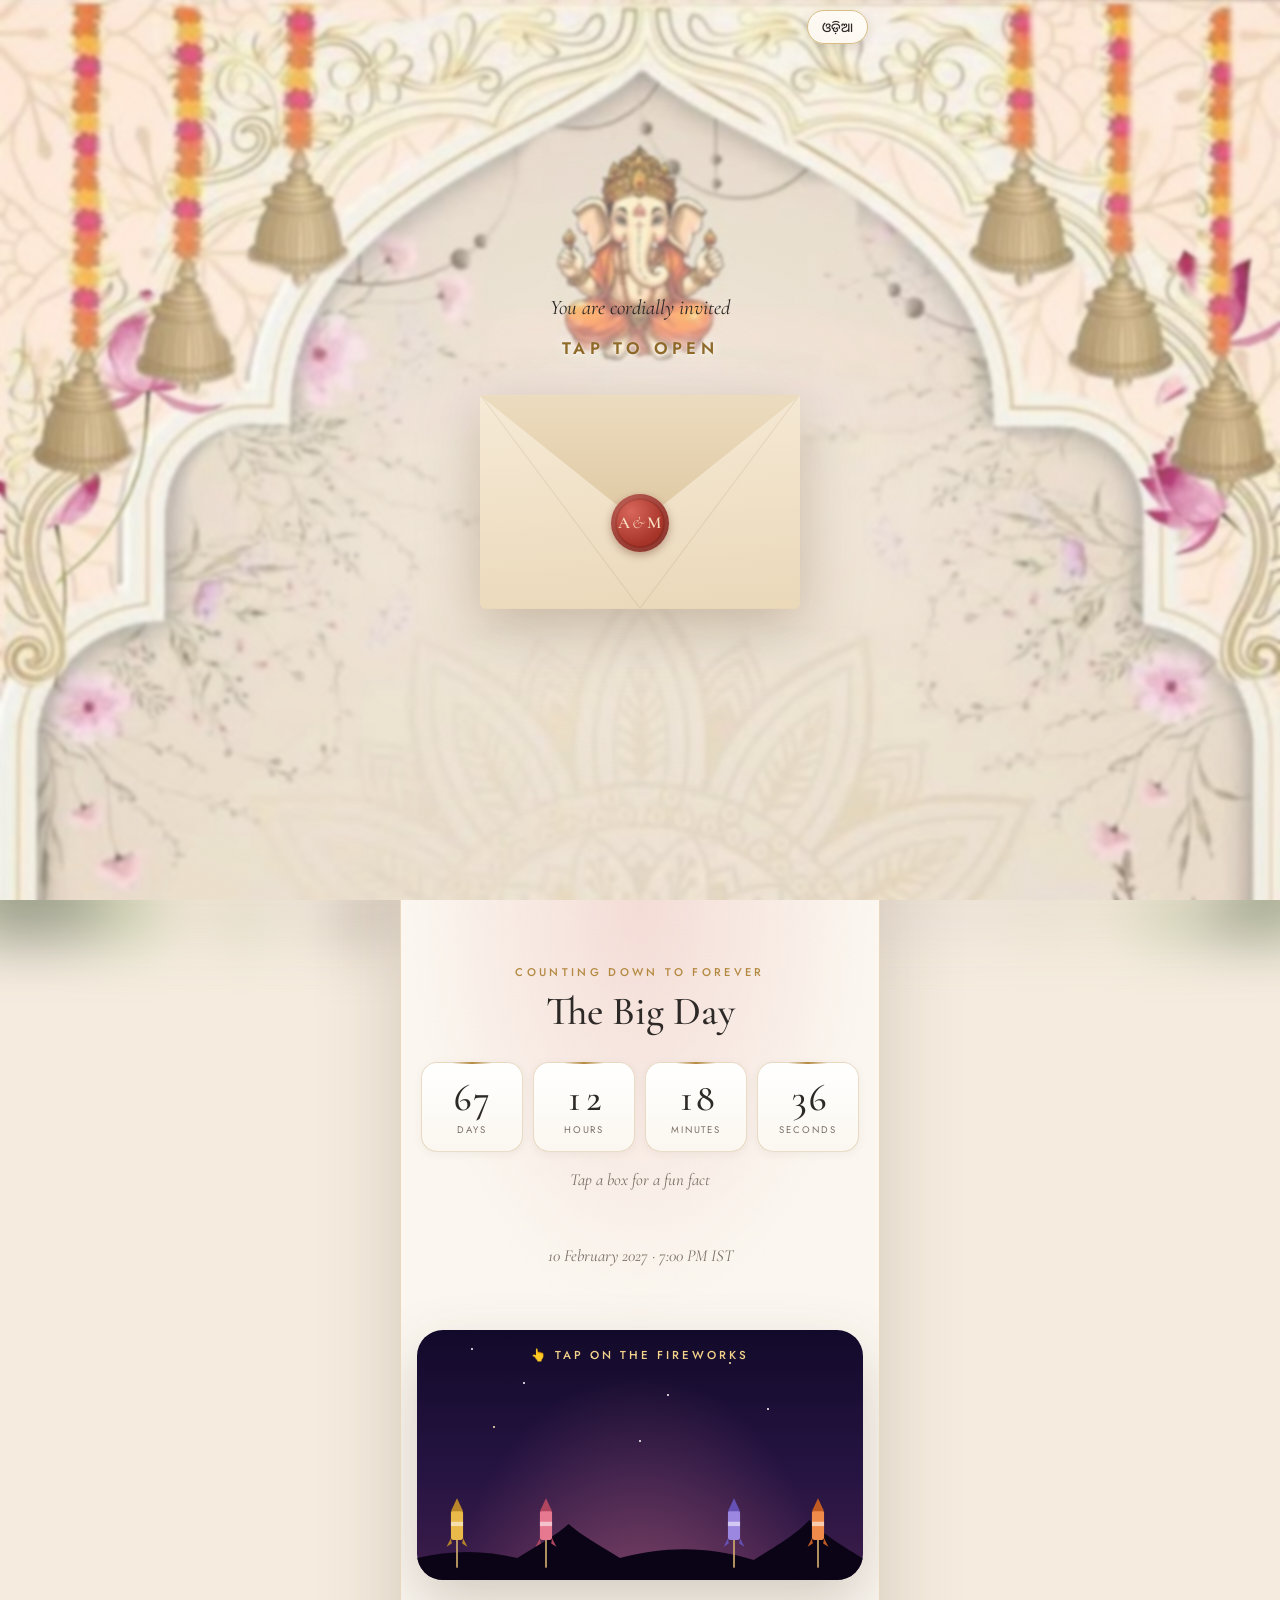
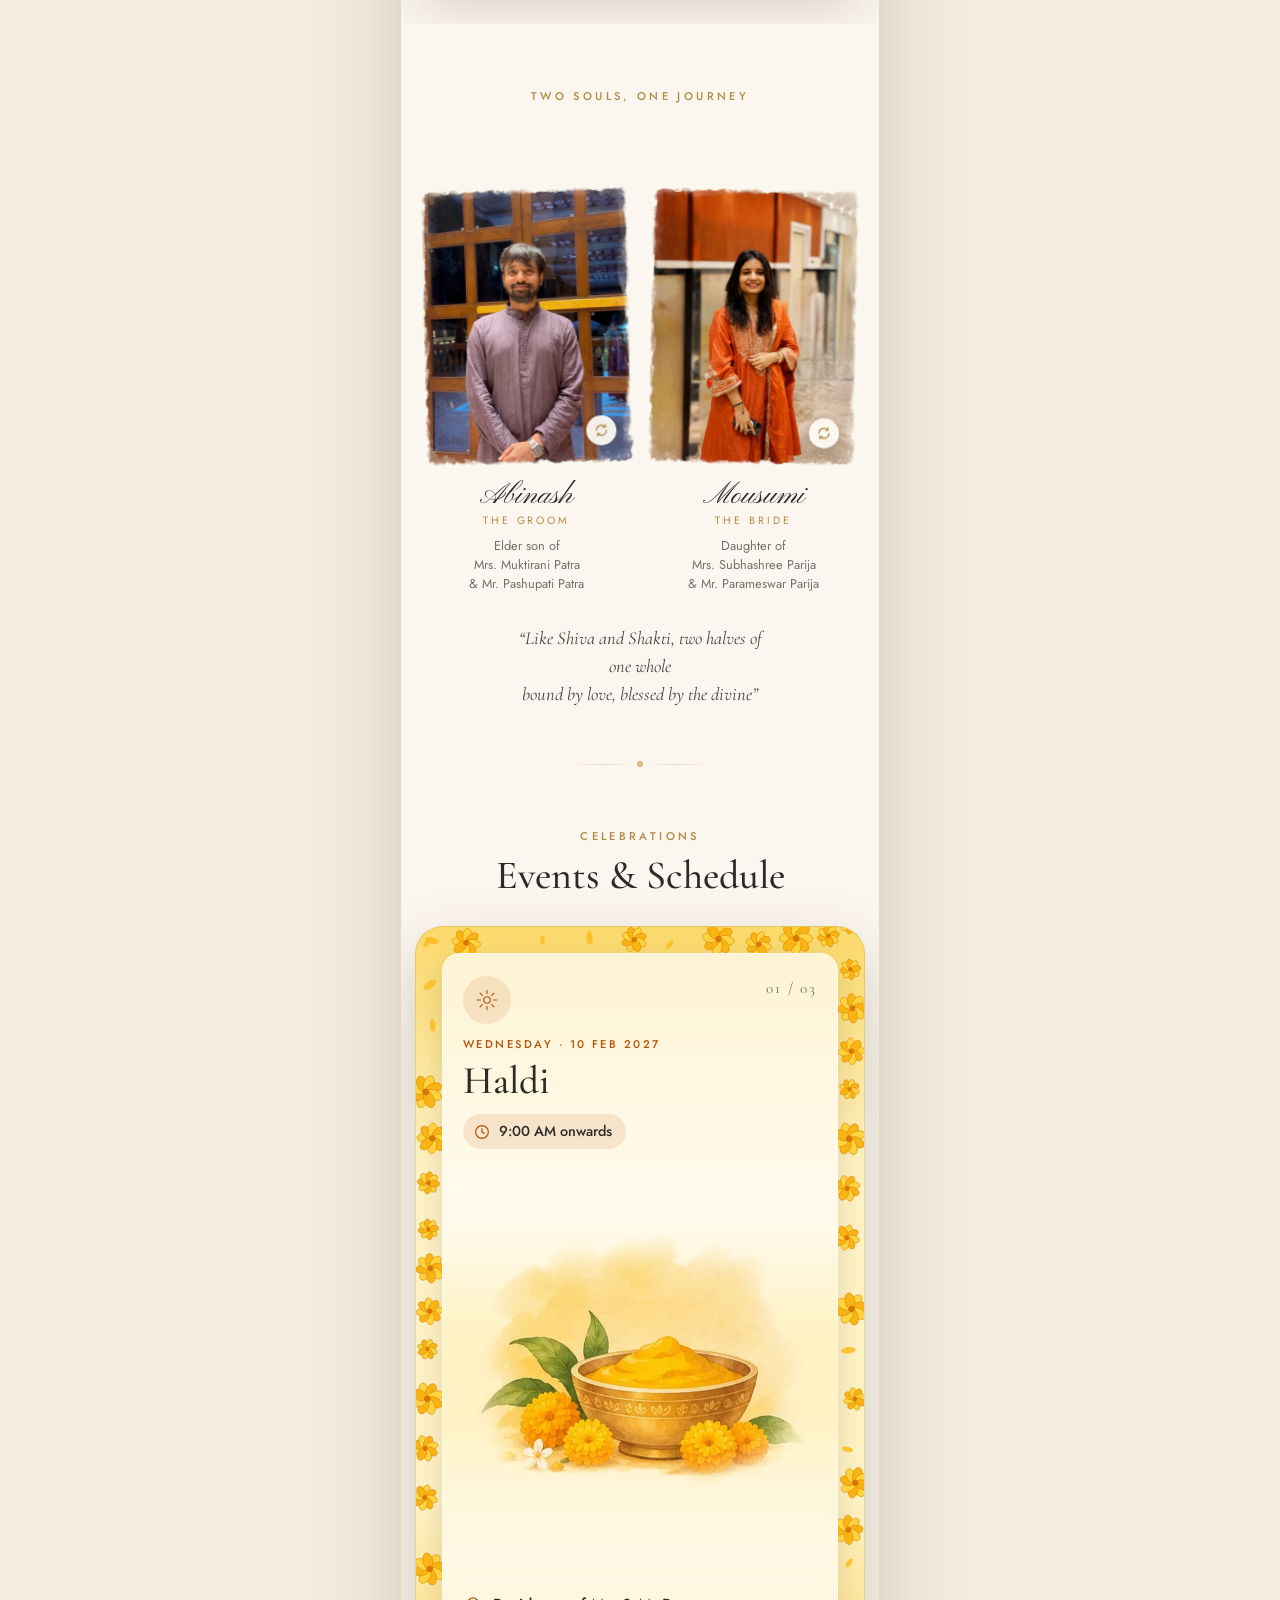
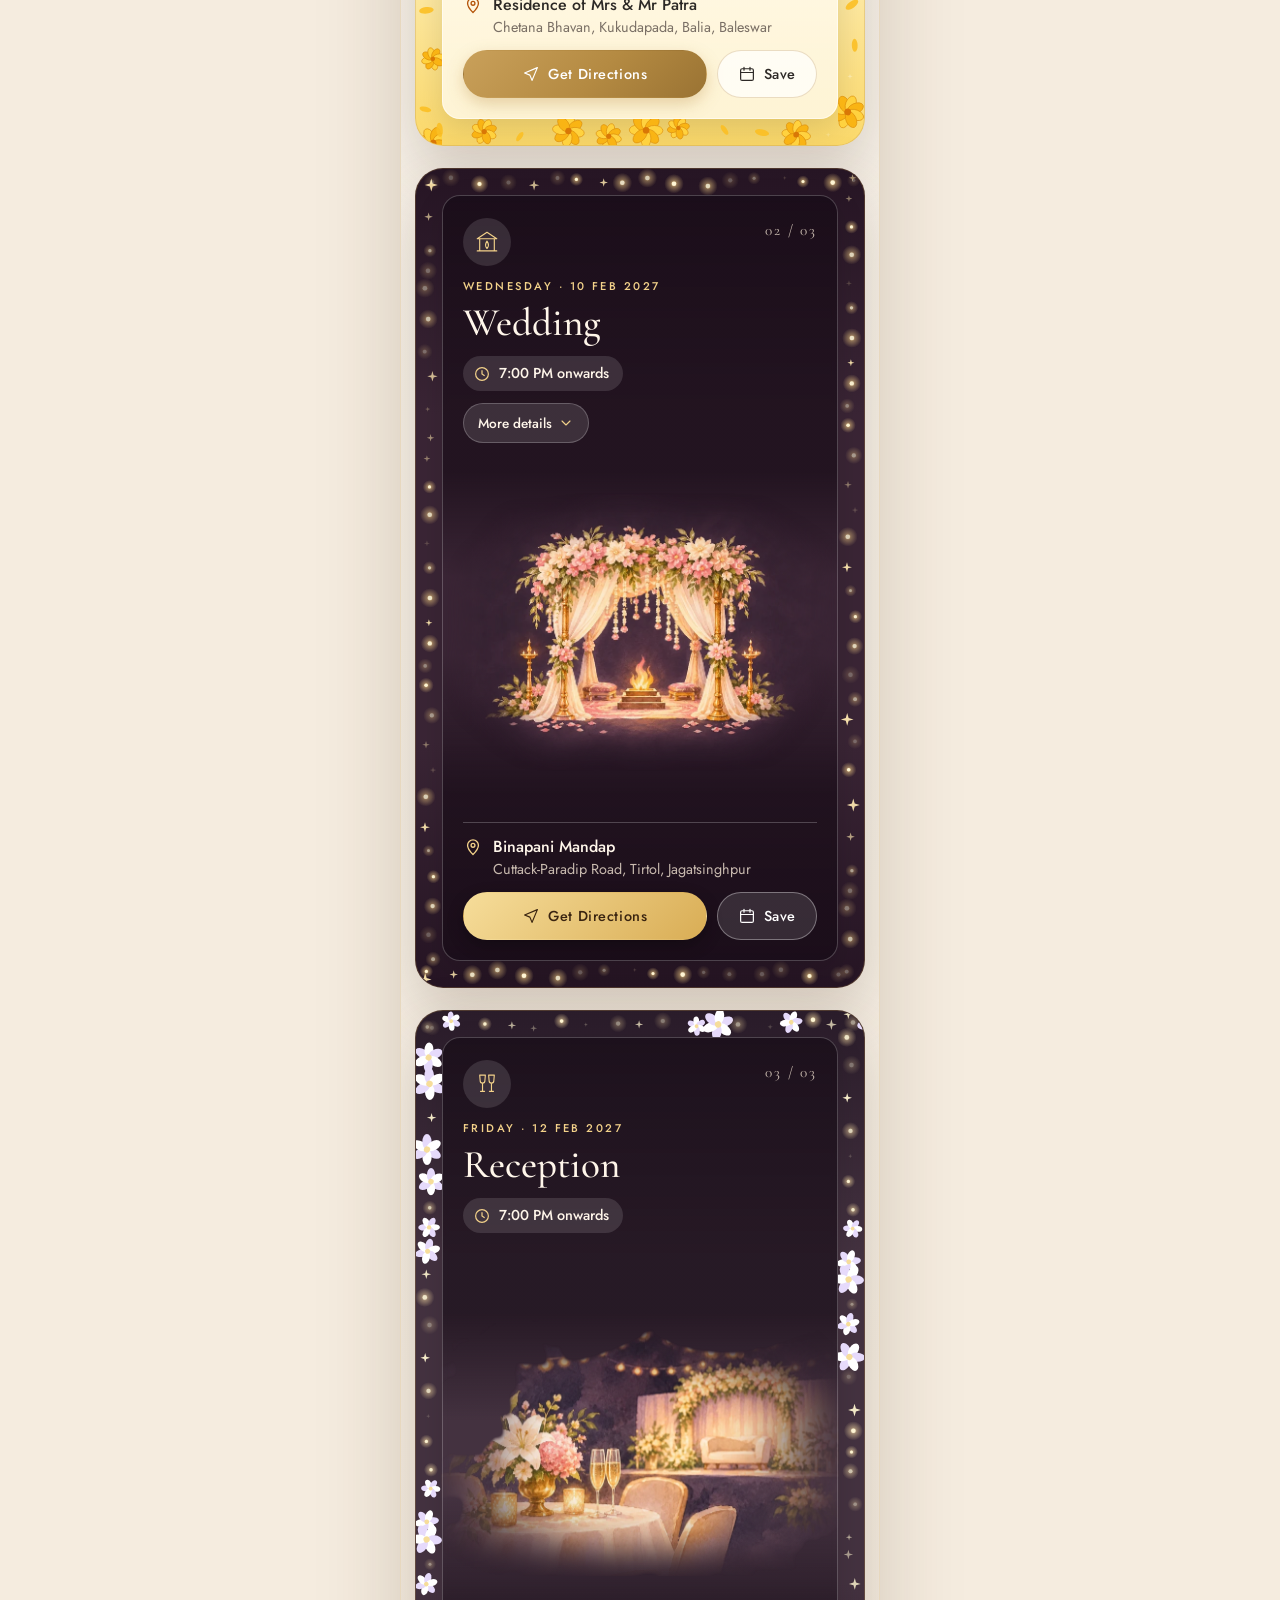
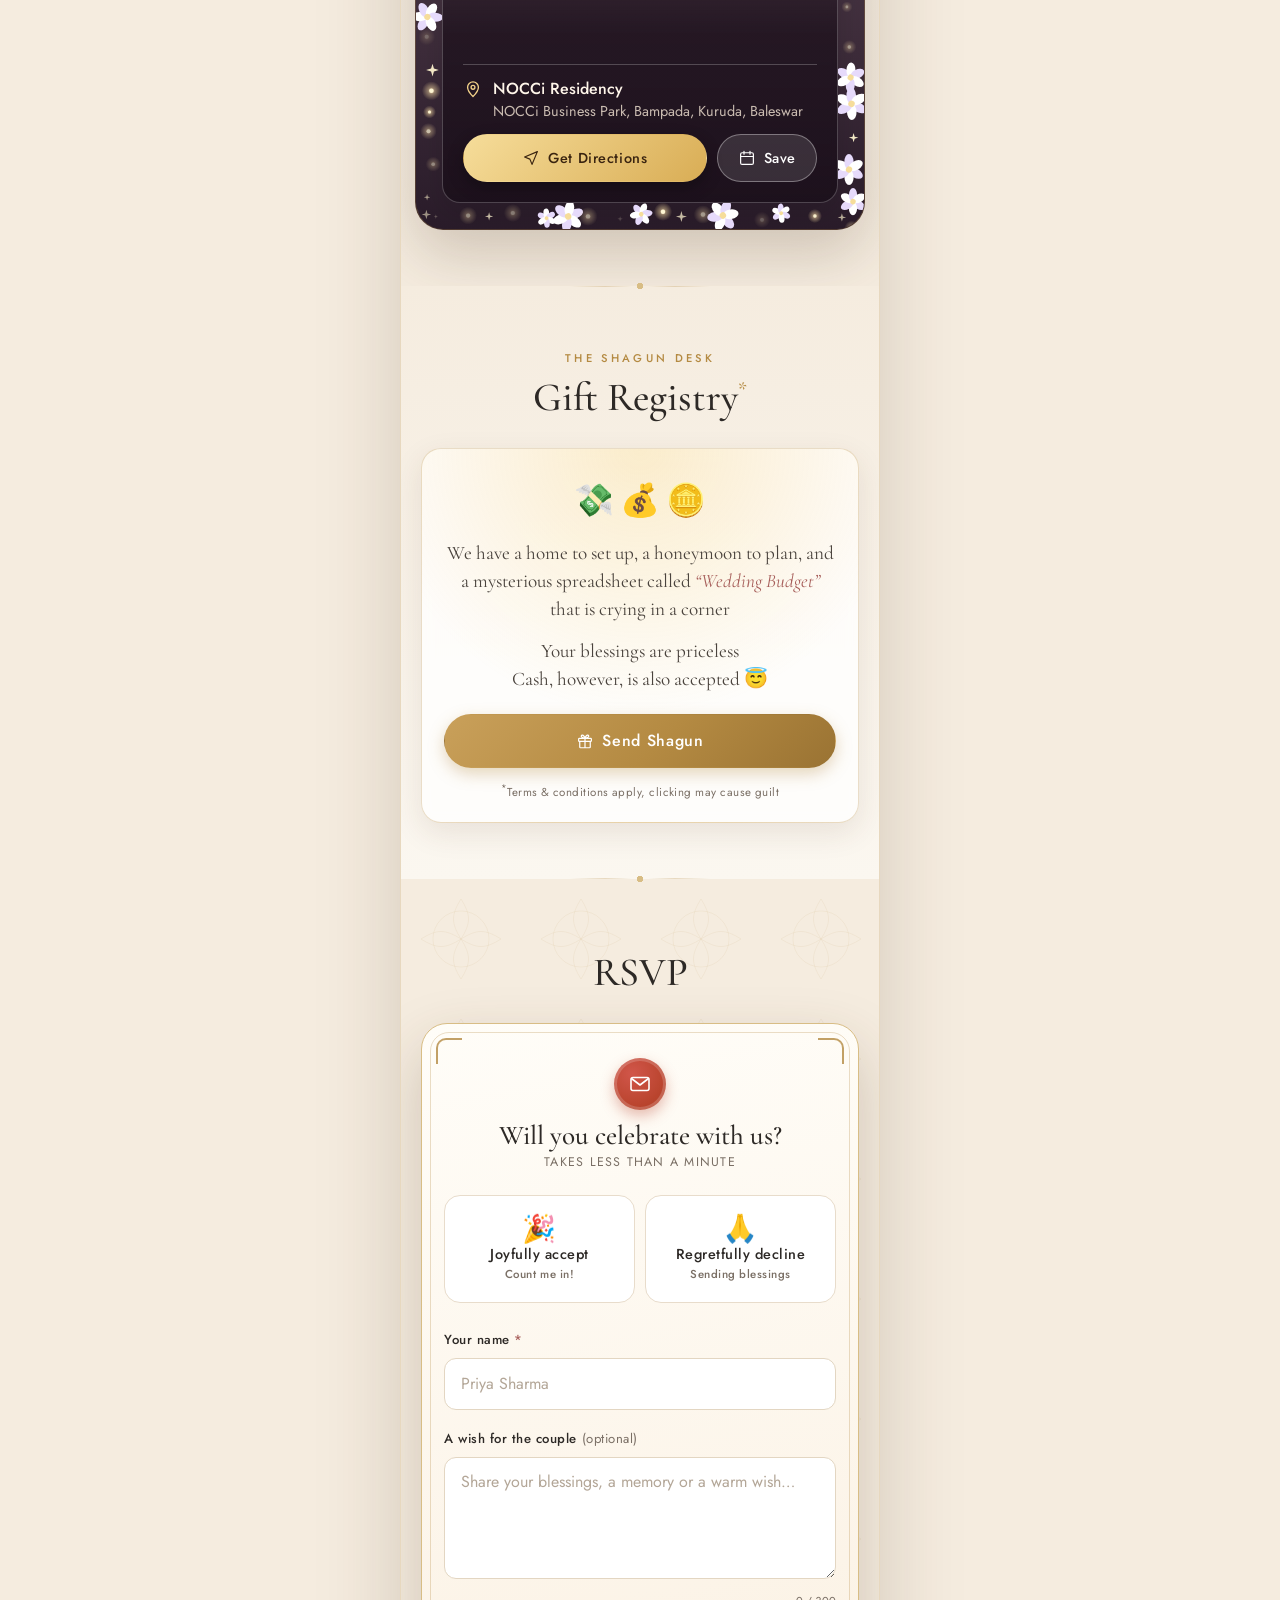
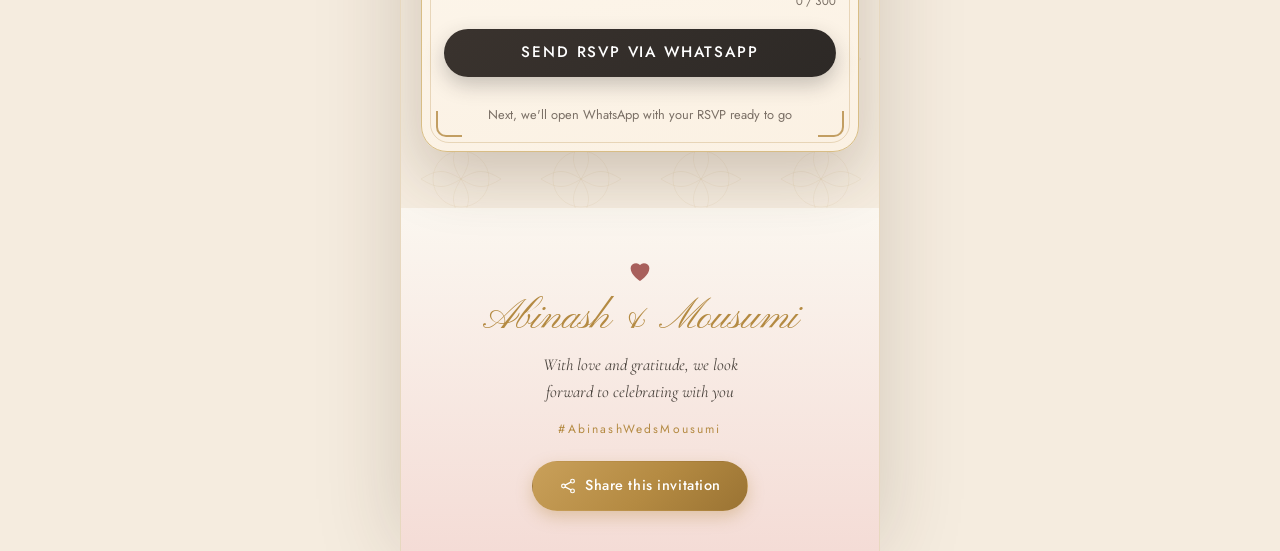
<file: abinash/v2/index.html>
<!DOCTYPE html>
<html lang="en" class="no-js">
<head>
  <meta charset="UTF-8" />
  <meta name="viewport" content="width=device-width, initial-scale=1, viewport-fit=cover" />
  <meta name="theme-color" content="#f4ebdc" />
  <meta name="robots" content="noindex, nofollow" />
  <title>Abinash &amp; Mousumi · Wedding Invitation</title>
  <meta name="description" content="With the blessings of Lord Ganesha, join us for the wedding of Abinash &amp; Mousumi" />

  <!-- Social share preview (WhatsApp, Facebook, iMessage, Telegram, X ...). Image URLs must be absolute.
       The ?v= suffix makes apps fetch a fresh image when it changes (WhatsApp caches previews hard). -->
  <meta property="og:type" content="website" />
  <meta property="og:site_name" content="Abinash &amp; Mousumi" />
  <meta property="og:locale" content="en_IN" />
  <meta property="og:locale:alternate" content="or_IN" />
  <meta property="og:title" content="Abinash &amp; Mousumi · Wedding Invitation" />
  <meta property="og:description" content="Join us as we begin our forever · 10 February 2027 · Tirtol, Odisha" />
  <meta property="og:url" content="https://abinashpatra1.github.io/WeddingInvitation/abinash/v2/" />
  <meta property="og:image" content="https://abinashpatra1.github.io/WeddingInvitation/assets/og-preview-groom.jpg?v=1" />
  <meta property="og:image:secure_url" content="https://abinashpatra1.github.io/WeddingInvitation/assets/og-preview-groom.jpg?v=1" />
  <meta property="og:image:type" content="image/jpeg" />
  <meta property="og:image:width" content="1200" />
  <meta property="og:image:height" content="630" />
  <meta property="og:image:alt" content="Wedding invitation of Abinash &amp; Mousumi, 10 February 2027, Tirtol, Odisha" />
  <meta name="twitter:card" content="summary_large_image" />
  <meta name="twitter:title" content="Abinash &amp; Mousumi · Wedding Invitation" />
  <meta name="twitter:description" content="Join us as we begin our forever · 10 February 2027 · Tirtol, Odisha" />
  <meta name="twitter:image" content="https://abinashpatra1.github.io/WeddingInvitation/assets/og-preview-groom.jpg?v=1" />
  <meta name="twitter:image:alt" content="Wedding invitation of Abinash &amp; Mousumi" />
  <link rel="canonical" href="https://abinashpatra1.github.io/WeddingInvitation/abinash/v2/" />

  <link rel="icon" href="../../assets/favicon.svg" type="image/svg+xml" />
  <link rel="preload" as="image" href="../../assets/bg.jpg" />

  <!-- Fonts: Cormorant Garamond (serif headings), Pinyon Script (names), Jost (body), Tiro Devanagari Hindi (Om), Noto Sans Oriya (Odia text), Noto Serif Oriya (Odia names) -->
  <link rel="preconnect" href="https://fonts.googleapis.com" />
  <link rel="preconnect" href="https://fonts.gstatic.com" crossorigin />
  <link href="https://fonts.googleapis.com/css2?family=Cormorant+Garamond:ital,wght@0,400;0,500;0,600;1,400;1,500&family=Jost:wght@300;400;500;600&family=Pinyon+Script&family=Tiro+Devanagari+Hindi&family=Noto+Sans+Oriya:wght@400;500;600&family=Noto+Serif+Oriya:wght@400;500;600&display=swap" rel="stylesheet" />

  <link rel="stylesheet" href="../../css/styles.css" />
</head>
<body class="is-locked">

  <!-- ============ SVG ICON SPRITE ============ -->
  <svg width="0" height="0" style="position:absolute" aria-hidden="true">
    <symbol id="i-home" viewBox="0 0 24 24"><path d="M3 10.5 12 3l9 7.5V20a1 1 0 0 1-1 1h-5v-6h-6v6H4a1 1 0 0 1-1-1z" fill="none" stroke="currentColor" stroke-width="1.6" stroke-linejoin="round"/></symbol>
    <symbol id="i-calendar" viewBox="0 0 24 24"><g fill="none" stroke="currentColor" stroke-width="1.6" stroke-linecap="round"><rect x="3.5" y="5" width="17" height="15.5" rx="2"/><path d="M3.5 10h17M8 3v4M16 3v4"/></g></symbol>
    <symbol id="i-mail" viewBox="0 0 24 24"><g fill="none" stroke="currentColor" stroke-width="1.6" stroke-linejoin="round"><rect x="3" y="5.5" width="18" height="13" rx="2"/><path d="m3.5 6.5 8.5 6.5 8.5-6.5"/></g></symbol>
    <symbol id="i-gift" viewBox="0 0 24 24"><g fill="none" stroke="currentColor" stroke-width="1.6" stroke-linejoin="round"><rect x="3.5" y="8.5" width="17" height="4" rx="1"/><path d="M5 12.5V20a1 1 0 0 0 1 1h12a1 1 0 0 0 1-1v-7.5M12 8.5V21M12 8.5S10.5 3.5 8 4.2C6 4.8 7 8.5 12 8.5zm0 0s1.5-5 4-4.3c2 .6 1 4.3-4 4.3z"/></g></symbol>
    <symbol id="i-share" viewBox="0 0 24 24"><g fill="none" stroke="currentColor" stroke-width="1.6" stroke-linecap="round"><circle cx="18" cy="5.5" r="2.5"/><circle cx="6" cy="12" r="2.5"/><circle cx="18" cy="18.5" r="2.5"/><path d="m8.2 10.8 7.6-4M8.2 13.2l7.6 4"/></g></symbol>
    <symbol id="i-clock" viewBox="0 0 24 24"><g fill="none" stroke="currentColor" stroke-width="1.6" stroke-linecap="round"><circle cx="12" cy="12" r="8.5"/><path d="M12 7.5V12l3 2"/></g></symbol>
    <symbol id="i-pin" viewBox="0 0 24 24"><g fill="none" stroke="currentColor" stroke-width="1.6"><path d="M12 21s-6.5-6.1-6.5-11a6.5 6.5 0 0 1 13 0c0 4.9-6.5 11-6.5 11z" stroke-linejoin="round"/><circle cx="12" cy="10" r="2.3"/></g></symbol>
    <symbol id="i-nav" viewBox="0 0 24 24"><path d="M20.5 3.5 3.5 10.6l7 2.9 2.9 7z" fill="none" stroke="currentColor" stroke-width="1.6" stroke-linejoin="round"/></symbol>
    <symbol id="i-copy" viewBox="0 0 24 24"><g fill="none" stroke="currentColor" stroke-width="1.6" stroke-linejoin="round"><rect x="8.5" y="8.5" width="12" height="12" rx="2"/><path d="M15.5 8.5V5.5a2 2 0 0 0-2-2h-8a2 2 0 0 0-2 2v8a2 2 0 0 0 2 2h3"/></g></symbol>
    <symbol id="i-check" viewBox="0 0 24 24"><path d="m5 12.5 4.5 4.5L19 7.5" fill="none" stroke="currentColor" stroke-width="2" stroke-linecap="round" stroke-linejoin="round"/></symbol>
    <symbol id="i-heart" viewBox="0 0 24 24"><path d="M12 20s-7.5-4.6-7.5-10.2A4.3 4.3 0 0 1 12 7.2a4.3 4.3 0 0 1 7.5 2.6C19.5 15.4 12 20 12 20z" fill="none" stroke="currentColor" stroke-width="1.6" stroke-linejoin="round"/></symbol>
    <symbol id="i-whatsapp" viewBox="0 0 24 24"><path d="M12 3.2a8.8 8.8 0 0 0-7.6 13.2L3.2 20.8l4.5-1.2A8.8 8.8 0 1 0 12 3.2zm4.4 12.1c-.2.6-1.1 1.1-1.6 1.2-.4 0-.9.1-2.9-.7-2.5-1-4-3.5-4.1-3.7-.1-.2-1-1.3-1-2.5s.6-1.8.9-2c.2-.3.5-.3.7-.3h.5c.2 0 .4 0 .6.5l.8 1.9c.1.2.1.3 0 .5l-.3.5-.4.4c-.1.1-.3.3-.1.6.2.3.7 1.2 1.6 1.9 1.1.9 2 1.2 2.3 1.4.3.1.4.1.6-.1l.8-1c.2-.3.4-.2.6-.1l1.9.9c.3.1.4.2.5.3.1.2.1.7-.1 1.3z" fill="currentColor"/></symbol>
    <symbol id="i-chevron" viewBox="0 0 24 24"><path d="m6 9 6 6 6-6" fill="none" stroke="currentColor" stroke-width="1.6" stroke-linecap="round" stroke-linejoin="round"/></symbol>
    <symbol id="i-haldi" viewBox="0 0 32 32"><g fill="none" stroke="currentColor" stroke-width="1.4" stroke-linecap="round"><circle cx="16" cy="16" r="4"/><path d="M16 4v4M16 24v4M4 16h4M24 16h4M7.5 7.5l2.8 2.8M21.7 21.7l2.8 2.8M7.5 24.5l2.8-2.8M21.7 10.3l2.8-2.8"/></g></symbol>
    <symbol id="i-rings" viewBox="0 0 32 32"><g fill="none" stroke="currentColor" stroke-width="1.4"><circle cx="12" cy="19" r="7"/><circle cx="20" cy="19" r="7"/><path d="m10 8 2-3h0l2 3-2 2z" stroke-linejoin="round"/></g></symbol>
    <symbol id="i-glass" viewBox="0 0 32 32"><g fill="none" stroke="currentColor" stroke-width="1.4" stroke-linecap="round" stroke-linejoin="round"><path d="M7 5h7l-.6 7a2.9 2.9 0 0 1-5.8 0zM10.5 15v10M8 25h5M18 5h7l-.6 7a2.9 2.9 0 0 1-5.8 0zM21.5 15v10M19 25h5"/></g></symbol>
    <symbol id="i-upi" viewBox="0 0 24 24"><g fill="none" stroke="currentColor" stroke-width="1.6" stroke-linejoin="round"><rect x="6" y="2.5" width="12" height="19" rx="2.5"/><path d="M10.5 18.5h3"/></g></symbol>
    <symbol id="i-bank" viewBox="0 0 24 24"><g fill="none" stroke="currentColor" stroke-width="1.6" stroke-linejoin="round" stroke-linecap="round"><path d="M3 9.5 12 4l9 5.5zM5 10v8M9.5 10v8M14.5 10v8M19 10v8M3 20.5h18"/></g></symbol>
    <symbol id="i-music" viewBox="0 0 32 32"><g fill="none" stroke="currentColor" stroke-width="1.4" stroke-linecap="round" stroke-linejoin="round"><circle cx="10" cy="23" r="3.6"/><circle cx="23" cy="20" r="3.6"/><path d="M13.6 23V8l13-3v15M13.6 12.5l13-3"/></g></symbol>
    <symbol id="i-mandap" viewBox="0 0 32 32"><g fill="none" stroke="currentColor" stroke-width="1.4" stroke-linecap="round" stroke-linejoin="round"><path d="M4 12 16 4l12 8zM7 12v15M25 12v15M4 27h24M16 24c-3-3-2-6 0-9 2 3 3 6 0 9z"/></g></symbol>
    <symbol id="i-flip" viewBox="0 0 24 24"><g fill="none" stroke="currentColor" stroke-width="1.8" stroke-linecap="round" stroke-linejoin="round"><path d="M4.5 12a7.5 7.5 0 0 1 13-5.1M19.5 12a7.5 7.5 0 0 1-13 5.1M18 3.5v4h-4M6 20.5v-4h4"/></g></symbol>
  </svg>

  <!-- ============ ENVELOPE OPENER ============ -->
  <div class="opener" id="opener" role="dialog" aria-modal="true" aria-labelledby="opener-label">
    <div class="opener__veil" aria-hidden="true"></div>

    <p class="opener__hint opener__hint--above" id="opener-label">
      <span class="opener__for"><span data-or="ଆପଣଙ୍କୁ ସାଦର ନିମନ୍ତ୍ରଣ">You are cordially invited</span></span>
      <span class="opener__tap"><span data-or="ଖୋଲିବାକୁ ଟାପ୍ କରନ୍ତୁ">Tap to open</span></span>
    </p>

    <button class="envelope" id="envelope" type="button" aria-describedby="opener-label">
      <span class="envelope__back" aria-hidden="true"></span>
      <span class="envelope__letter" aria-hidden="true">
        <span class="envelope__letter-om">ॐ</span>
        <span class="envelope__letter-names"><span data-or="ଅବିନାଶ">Abinash</span> <em><span data-or="ଓ">&amp;</span></em> <span data-or="ମୌସୁମୀ">Mousumi</span></span>
        <span class="envelope__letter-line">10 · 02 · 2027</span>
      </span>
      <span class="envelope__pocket" aria-hidden="true"></span>
      <span class="envelope__flap" aria-hidden="true"></span>
      <span class="envelope__seal" aria-hidden="true"><span><span data-or="ଅ&lt;i&gt;ଓ&lt;/i&gt;ମ">A<i>&amp;</i>M</span></span></span>
      <span class="sr-only">Open the invitation</span>
    </button>


  </div>

  <!-- ============ APP SHELL ============ -->
  <div class="app" id="app">

    <!-- HERO -->
    <header class="hero" id="home">
      <div class="hero__petals" aria-hidden="true">
        <i></i><i></i><i></i><i></i><i></i><i></i><i></i><i></i>
      </div>

      <div class="hero__content">
        <button class="hero__mantra" type="button" lang="or" id="mantra" aria-label="Tap for a blessing">॥ ଶ୍ରୀ ଗଣେଶାୟ ନମଃ ॥</button>
        <span class="divider" aria-hidden="true"></span>
        <p class="hero__lead"><span data-or="ଆମ ସହ ଆନନ୍ଦ ବାଣ୍ଟିବାକୁ ଆସନ୍ତୁ">Join us for</span></p>
        <p class="hero__the"><span data-or="ଶୁଭ ବିବାହ ଉତ୍ସବ">The Wedding of</span></p>
        <h1 class="hero__names" data-order="ab-mo">
          <span class="hero__name" data-n="ab" data-or="ଅବିନାଶ">Abinash</span>
          <span class="hero__amp"><span data-or="ଓ">&amp;</span></span>
          <span class="hero__name" data-n="mo" data-or="ମୌସୁମୀ">Mousumi</span>
        </h1>
        <p class="hero__date">
          <time datetime="2027-02-10"><span data-or="ବୁଧବାର · ୧୦ ଫେବୃଆରୀ ୨୦୨୭ · ସନ୍ଧ୍ୟା ୭:୦୦">Wednesday · 10 February 2027</span></time>
          <span class="hero__tithi" lang="or">ଫାଲ୍ଗୁନ କୃଷ୍ଣ ପକ୍ଷ, ନବମୀ ତିଥି</span>
        </p>
        <p class="hero__place"><span data-or="ତିର୍ତୋଲ, ଓଡ଼ିଶା">Tirtol, Odisha</span></p>
      </div>

      <a class="scroll-cue" href="#countdown" aria-label="Scroll to details">
        <span class="scroll-cue__mouse" aria-hidden="true"><span></span></span>
      </a>
    </header>

    <main>

      <!-- COUNTDOWN -->
      <section class="section section--countdown" id="countdown" aria-labelledby="countdown-title">
        <p class="eyebrow reveal"><span data-or="ଚିରସାଥୀ ହେବାର ଗଣନା">Counting down to forever</span></p>
        <h2 class="section__title reveal" id="countdown-title"><span data-or="ଶୁଭ ଦିନ">The Big Day</span></h2>
        <div class="countdown reveal" id="countdown-timer" role="timer" aria-live="off">
          <button type="button" class="countdown__unit" data-fact="days"><span class="countdown__num" data-unit="days">--</span><span class="countdown__label"><span data-or="ଦିନ">Days</span></span></button>
          <button type="button" class="countdown__unit" data-fact="hours"><span class="countdown__num" data-unit="hours">--</span><span class="countdown__label"><span data-or="ଘଣ୍ଟା">Hours</span></span></button>
          <button type="button" class="countdown__unit" data-fact="minutes"><span class="countdown__num" data-unit="minutes">--</span><span class="countdown__label"><span data-or="ମିନିଟ୍">Minutes</span></span></button>
          <button type="button" class="countdown__unit" data-fact="seconds"><span class="countdown__num" data-unit="seconds">--</span><span class="countdown__label"><span data-or="ସେକେଣ୍ଡ">Seconds</span></span></button>
        </div>
        <p class="countdown__fact" id="countdown-fact" aria-live="polite">Tap a box for a fun fact</p>
        <p class="countdown__done" id="countdown-done" hidden><span data-or="ଆମେ ବିବାହିତ! ଆପଣଙ୍କ ଆଶୀର୍ବାଦ ପାଇଁ ଧନ୍ୟବାଦ ✨">We're married! Thank you for your blessings ✨</span></p>
        <p class="section__note reveal"><span data-or="୧୦ ଫେବୃଆରୀ ୨୦୨୭ · ସନ୍ଧ୍ୟା ୭:୦୦ (IST)">10 February 2027 · 7:00 PM IST</span></p>
      </section>

      <!-- FIREWORKS: tap a rocket, it flies up and bursts -->
      <section class="sky" id="sky" aria-label="Fireworks">
        <div class="sky__stage reveal">
          <p class="sky__hint" id="sky-hint"><span class="sky__hand" aria-hidden="true">👆</span> <span data-or="ଆତସବାଜିରେ ଟାପ୍ କରନ୍ତୁ">Tap on the fireworks</span></p>
          <div class="sky__ground" aria-hidden="true"></div>
          <div class="sky__rockets">
            <button class="rocket" type="button" style="left:9%;--c:#e9b949;--c2:#b9852a" data-kind="willow" data-hue="44" aria-label="Launch a firework">
              <svg viewBox="0 0 30 80" aria-hidden="true"><g class="rocket__body"><rect x="14" y="44" width="2" height="36" fill="#c9a56a"/><path class="flame" d="M10.5 50 Q15 76 19.5 50Z" fill="#ffb347"/><path d="M8 46 L3 56 L9 52Z M22 46 L27 56 L21 52Z" fill="var(--c2)"/><rect x="8" y="14" width="14" height="34" rx="3" fill="var(--c)"/><rect x="8" y="27" width="14" height="5" fill="#fff" opacity=".55"/><path d="M8 15 L15 0 L22 15Z" fill="var(--c2)"/></g></svg>
            </button>
            <button class="rocket" type="button" style="left:29%;--c:#e6788f;--c2:#b04560" data-kind="heart" data-hue="340" aria-label="Launch a firework">
              <svg viewBox="0 0 30 80" aria-hidden="true"><g class="rocket__body"><rect x="14" y="44" width="2" height="36" fill="#c9a56a"/><path class="flame" d="M10.5 50 Q15 76 19.5 50Z" fill="#ffb347"/><path d="M8 46 L3 56 L9 52Z M22 46 L27 56 L21 52Z" fill="var(--c2)"/><rect x="8" y="14" width="14" height="34" rx="3" fill="var(--c)"/><rect x="8" y="27" width="14" height="5" fill="#fff" opacity=".55"/><path d="M8 15 L15 0 L22 15Z" fill="var(--c2)"/></g></svg>
            </button>
            <button class="rocket" type="button" style="left:50%;--c:#7fc4a8;--c2:#4a8b72" data-kind="ring" data-hue="160" aria-label="Launch a firework">
              <svg viewBox="0 0 30 80" aria-hidden="true"><g class="rocket__body"><rect x="14" y="44" width="2" height="36" fill="#c9a56a"/><path class="flame" d="M10.5 50 Q15 76 19.5 50Z" fill="#ffb347"/><path d="M8 46 L3 56 L9 52Z M22 46 L27 56 L21 52Z" fill="var(--c2)"/><rect x="8" y="14" width="14" height="34" rx="3" fill="var(--c)"/><rect x="8" y="27" width="14" height="5" fill="#fff" opacity=".55"/><path d="M8 15 L15 0 L22 15Z" fill="var(--c2)"/></g></svg>
            </button>
            <button class="rocket" type="button" style="left:71%;--c:#9b86e0;--c2:#6551b4" data-kind="peony" data-hue="265" aria-label="Launch a firework">
              <svg viewBox="0 0 30 80" aria-hidden="true"><g class="rocket__body"><rect x="14" y="44" width="2" height="36" fill="#c9a56a"/><path class="flame" d="M10.5 50 Q15 76 19.5 50Z" fill="#ffb347"/><path d="M8 46 L3 56 L9 52Z M22 46 L27 56 L21 52Z" fill="var(--c2)"/><rect x="8" y="14" width="14" height="34" rx="3" fill="var(--c)"/><rect x="8" y="27" width="14" height="5" fill="#fff" opacity=".55"/><path d="M8 15 L15 0 L22 15Z" fill="var(--c2)"/></g></svg>
            </button>
            <button class="rocket" type="button" style="left:90%;--c:#f08a4b;--c2:#bf5a22" data-kind="peony" data-hue="22" aria-label="Launch a firework">
              <svg viewBox="0 0 30 80" aria-hidden="true"><g class="rocket__body"><rect x="14" y="44" width="2" height="36" fill="#c9a56a"/><path class="flame" d="M10.5 50 Q15 76 19.5 50Z" fill="#ffb347"/><path d="M8 46 L3 56 L9 52Z M22 46 L27 56 L21 52Z" fill="var(--c2)"/><rect x="8" y="14" width="14" height="34" rx="3" fill="var(--c)"/><rect x="8" y="27" width="14" height="5" fill="#fff" opacity=".55"/><path d="M8 15 L15 0 L22 15Z" fill="var(--c2)"/></g></svg>
            </button>
          </div>
        </div>
      </section>

      <!-- COUPLE -->
      <section class="section section--couple" id="couple" aria-labelledby="couple-title">
        <p class="eyebrow reveal"><span data-or="ଦୁଇ ଆତ୍ମା, ଗୋଟିଏ ଯାତ୍ରା">Two souls, one journey</span></p>
        <h2 class="section__title reveal" id="couple-title"><span data-or="ଦମ୍ପତି">The Couple</span></h2>

        <div class="couple">
          <figure class="couple__card reveal">
            <button class="flip" type="button" aria-pressed="false" aria-label="Tap to flip the photo of Abinash">
              <span class="flip__face flip__front">
                <!-- Photo: edit tools/source/couple-groom.webp, then run tools/prepare-couple-photos.py -->
                <img src="../../assets/groom.webp" alt="Portrait of Abinash" width="900" height="1200" loading="lazy" decoding="async" />
                <span class="flip__badge" aria-hidden="true"><svg><use href="#i-flip"/></svg></span>
              </span>
              <span class="flip__face flip__back" aria-hidden="true" style="background-image:url('../../assets/back-groom.webp')">
                <span class="flip__inner">
                  <span class="flip__q"><span data-or="ଜାଣିଥିଲେ କି?">Did you know?</span></span>
                  <span class="flip__fact"><span data-or="ସେ କହେ ସେ ରାନ୍ଧିପାରେ, ବିଚାର ଆପଣ କରନ୍ତୁ! 🍳">He says he can cook, we'll let you be the judge! 🍳</span></span>
                  <svg class="flip__heart" viewBox="0 0 24 24" aria-hidden="true"><path d="M12 20s-7.5-4.6-7.5-10.2A4.3 4.3 0 0 1 12 7.2a4.3 4.3 0 0 1 7.5 2.6C19.5 15.4 12 20 12 20z" fill="currentColor"/></svg>
                </span>
              </span>
            </button>
            <figcaption>
              <span class="couple__prefix" lang="or">ଆୟୁଷ୍ମାନ</span>
              <span class="couple__name" data-or="ଅବିନାଶ">Abinash</span>
              <span class="couple__role">The Groom</span>
              <span class="couple__kin"><span data-or="ମୁକ୍ତିରାଣୀ ପାତ୍ର ଓ&lt;br /&gt;ପଶୁପତି ପାତ୍ରଙ୍କର,&lt;br /&gt;ଜ୍ୟେଷ୍ଠ ପୁତ୍ର">Elder son of<br />Mrs. Muktirani Patra<br />&amp; Mr. Pashupati Patra</span></span>
            </figcaption>
          </figure>
          <figure class="couple__card reveal">
            <button class="flip" type="button" aria-pressed="false" aria-label="Tap to flip the photo of Mousumi">
              <span class="flip__face flip__front">
                <!-- Photo: edit tools/source/couple-bride.webp, then run tools/prepare-couple-photos.py -->
                <img src="../../assets/bride.webp" alt="Portrait of Mousumi" width="900" height="1200" loading="lazy" decoding="async" />
                <span class="flip__badge" aria-hidden="true"><svg><use href="#i-flip"/></svg></span>
              </span>
              <span class="flip__face flip__back" aria-hidden="true" style="background-image:url('../../assets/back-bride.webp')">
                <span class="flip__inner">
                  <span class="flip__q"><span data-or="ଜାଣିଥିଲେ କି?">Did you know?</span></span>
                  <span class="flip__fact"><span data-or="ସେ ଯେକୌଣସି ଜିନିଷର ସବୁଠୁ ସୁନ୍ଦର ରଙ୍ଗ ଦୂରରୁ ଚିହ୍ନିପାରେ 🎨">She can spot the perfect shade of anything from a mile away 🎨</span></span>
                  <svg class="flip__heart" viewBox="0 0 24 24" aria-hidden="true"><path d="M12 20s-7.5-4.6-7.5-10.2A4.3 4.3 0 0 1 12 7.2a4.3 4.3 0 0 1 7.5 2.6C19.5 15.4 12 20 12 20z" fill="currentColor"/></svg>
                </span>
              </span>
            </button>
            <figcaption>
              <span class="couple__prefix" lang="or">ଆୟୁଷ୍ମତି</span>
              <span class="couple__name" data-or="ମୌସୁମୀ">Mousumi</span>
              <span class="couple__role">The Bride</span>
              <span class="couple__kin"><span data-or="ଶୁଭଶ୍ରୀ ପରିଜା ଓ&lt;br /&gt;ପରମେଶ୍ୱର ପରିଜାଙ୍କର,&lt;br /&gt;ପୁତ୍ରୀ">Daughter of<br />Mrs. Subhashree Parija<br />&amp; Mr. Parameswar Parija</span></span>
            </figcaption>
          </figure>
          <div class="couple__hearts" aria-hidden="true"><i></i><i></i><i></i><i></i><i></i></div>
        </div>

        <blockquote class="quote reveal">
          <p><span class="quote__line"><span data-or="“ଶିବ ଓ ଶକ୍ତିଙ୍କ ପରି, ଗୋଟିଏ ସମ୍ପୂର୍ଣ୍ଣତାର ଦୁଇ ଅଂଶ">“Like Shiva and Shakti, two halves of one whole</span></span> <span class="quote__line"><span data-or="ପ୍ରେମରେ ବାନ୍ଧି, ଭଗବାନଙ୍କ ଆଶୀର୍ବାଦରେ ଧନ୍ୟ”">bound by love, blessed by the divine”</span></span></p>
        </blockquote>
      </section>

      <!-- EVENTS -->
      <section class="section section--events" id="events" aria-labelledby="events-title">
        <p class="eyebrow reveal"><span data-or="ଉତ୍ସବ">Celebrations</span></p>
        <h2 class="section__title reveal" id="events-title"><span data-or="କାର୍ଯ୍ୟକ୍ରମ ସୂଚୀ">Events &amp; Schedule</span></h2>

        <ol class="events">

          <li data-fx="haldi" class="event event--haldi reveal"
              data-title="Haldi · Abinash &amp; Mousumi"
              data-start="2027-02-10T09:00:00+05:30" data-end="2027-02-10T13:00:00+05:30"
              data-location="Residence of Mrs &amp; Mr Patra, Chetana Bhavan, Kukudapada, Balia, Baleswar">
            <span class="event__frame" aria-hidden="true"></span>
            <div class="event__panel">
              <div class="event__head">
                <span class="event__count" aria-hidden="true"><span data-or="୦୧ / ୦୩">01 / 03</span></span>
                <button class="event__icon" type="button" aria-label="Haldi: tap for a little surprise"><svg aria-hidden="true"><use href="#i-haldi"/></svg></button>
                <span class="event__tap" aria-hidden="true"><span data-or="ଏଠାରେ ଟାପ୍ କରନ୍ତୁ">Tap here</span></span>
                <p class="event__day"><span data-or="ବୁଧବାର · ୧୦ ଫେବୃଆରୀ ୨୦୨୭">Wednesday · 10 Feb 2027</span></p>
                <h3 class="event__name"><span data-or="ହଳଦୀ">Haldi</span></h3>
                <p class="event__time"><svg aria-hidden="true"><use href="#i-clock"/></svg><span data-or="ସକାଳ ୯:୦୦ ଠାରୁ">9:00 AM onwards</span></p>
                
              </div>
              <div class="event__mid" aria-hidden="true">
                <img class="event__paint" src="../../assets/events/paint-haldi.webp" alt="" loading="lazy" decoding="async" />
              </div>
              <div class="event__foot">
                <div class="event__venue">
                  <svg aria-hidden="true"><use href="#i-pin"/></svg>
                  <p><strong><span data-or="ଶ୍ରୀମତୀ ଓ ଶ୍ରୀ ପାତ୍ରଙ୍କ ବାସଭବନ">Residence of Mrs &amp; Mr Patra</span></strong><br /><span data-or="ଚେତନା ଭବନ, କୁକୁଡ଼ାପଦା, ବାଲିଆ, ବାଲେଶ୍ୱର">Chetana Bhavan, Kukudapada, Balia, Baleswar</span></p>
                </div>
                <div class="event__actions">
                  <a class="btn btn--gold" target="_blank" rel="noopener" href="https://maps.app.goo.gl/cMWfeXijimVZaX8m6">
                    <svg aria-hidden="true"><use href="#i-nav"/></svg><span data-or="ରାସ୍ତା ଦେଖନ୍ତୁ">Get Directions</span>
                  </a>
                  <button class="btn btn--ghost js-ics" type="button" aria-label="Save Haldi to calendar">
                    <svg aria-hidden="true"><use href="#i-calendar"/></svg><span data-or="ସେଭ୍ କରନ୍ତୁ">Save</span>
                  </button>
                </div>
              </div>
            </div>
          </li>

          <li data-fx="wedding" class="event event--wedding event--dark event--main reveal"
              data-title="Wedding · Abinash &amp; Mousumi"
              data-start="2027-02-10T19:00:00+05:30" data-end="2027-02-11T07:00:00+05:30"
              data-location="Binapani Mandap, Cuttack-Paradip Road, Tirtol, Jagatsinghpur">
            <span class="event__frame" aria-hidden="true"></span>
            <div class="event__panel">
              <div class="event__head">
                <span class="event__count" aria-hidden="true"><span data-or="୦୨ / ୦୩">02 / 03</span></span>
                <button class="event__icon" type="button" aria-label="Wedding: tap for a little surprise"><svg aria-hidden="true"><use href="#i-mandap"/></svg></button>
                <span class="event__tap" aria-hidden="true"><span data-or="ଏଠାରେ ଟାପ୍ କରନ୍ତୁ">Tap here</span></span>
                <p class="event__day"><span data-or="ବୁଧବାର · ୧୦ ଫେବୃଆରୀ ୨୦୨୭">Wednesday · 10 Feb 2027</span></p>
                <h3 class="event__name"><span data-or="ବିବାହ">Wedding</span></h3>
                <p class="event__time"><svg aria-hidden="true"><use href="#i-clock"/></svg><span data-or="ସନ୍ଧ୍ୟା ୭:୦୦ ଠାରୁ">7:00 PM onwards</span></p>
                <details class="more">
                  <summary><span data-or="ଅଧିକ ବିବରଣୀ">More details</span><svg aria-hidden="true"><use href="#i-chevron"/></svg></summary>
                  <ol class="timeline" aria-label="Wedding day order of events"><li><time><span data-or="ରାତି ୧୦:୦୦">10:00 PM</span></time><span><span data-or="ବରଯାତ୍ରା">Baarat</span></span></li><li><time><span data-or="ରାତି ୧୧:୦୦">11:00 PM</span></time><span><span data-or="ବରମାଳା">Varmala</span></span></li><li><time><span data-or="ରାତି ୧:୦୦">1:00 AM</span><small><span data-or="୧୧ ଫେବୃ">11 Feb</span></small></time><span><span data-or="ହାତଗଣ୍ଠି / ବାହାଘର">Hata Ganthi / Bahaghara</span></span></li><li><time><span data-or="ସକାଳ ୬:୦୦">6:00 AM</span><small><span data-or="୧୧ ଫେବୃ">11 Feb</span></small></time><span><span data-or="ବିଦାୟ">Bidai</span></span></li></ol>
                </details>
              </div>
              <div class="event__mid" aria-hidden="true">
                <img class="event__paint" src="../../assets/events/paint-wedding.webp" alt="" loading="lazy" decoding="async" />
              </div>
              <div class="event__foot">
                <div class="event__venue">
                  <svg aria-hidden="true"><use href="#i-pin"/></svg>
                  <p><strong><span data-or="ବୀଣାପାଣି ମଣ୍ଡପ">Binapani Mandap</span></strong><br /><span data-or="କଟକ-ପାରାଦୀପ ରୋଡ୍, ତିର୍ତୋଲ, ଜଗତସିଂହପୁର">Cuttack-Paradip Road, Tirtol, Jagatsinghpur</span></p>
                </div>
                <div class="event__actions">
                  <a class="btn btn--gold" target="_blank" rel="noopener" href="https://maps.app.goo.gl/RopJnxUpWHEfgMF47">
                    <svg aria-hidden="true"><use href="#i-nav"/></svg><span data-or="ରାସ୍ତା ଦେଖନ୍ତୁ">Get Directions</span>
                  </a>
                  <button class="btn btn--ghost js-ics" type="button" aria-label="Save Wedding to calendar">
                    <svg aria-hidden="true"><use href="#i-calendar"/></svg><span data-or="ସେଭ୍ କରନ୍ତୁ">Save</span>
                  </button>
                </div>
              </div>
            </div>
          </li>

          <li data-fx="reception" class="event event--reception event--dark reveal"
              data-title="Reception · Abinash &amp; Mousumi"
              data-start="2027-02-12T19:00:00+05:30" data-end="2027-02-12T23:00:00+05:30"
              data-location="NOCCi Residency, NOCCi Business Park, Bampada, Kuruda, Baleswar">
            <span class="event__frame" aria-hidden="true"></span>
            <div class="event__panel">
              <div class="event__head">
                <span class="event__count" aria-hidden="true"><span data-or="୦୩ / ୦୩">03 / 03</span></span>
                <button class="event__icon" type="button" aria-label="Reception: tap for a little surprise"><svg aria-hidden="true"><use href="#i-glass"/></svg></button>
                <span class="event__tap" aria-hidden="true"><span data-or="ଏଠାରେ ଟାପ୍ କରନ୍ତୁ">Tap here</span></span>
                <p class="event__day"><span data-or="ଶୁକ୍ରବାର · ୧୨ ଫେବୃଆରୀ ୨୦୨୭">Friday · 12 Feb 2027</span></p>
                <h3 class="event__name"><span data-or="ରିସେପ୍ସନ୍">Reception</span></h3>
                <p class="event__time"><svg aria-hidden="true"><use href="#i-clock"/></svg><span data-or="ସନ୍ଧ୍ୟା ୭:୦୦ ଠାରୁ">7:00 PM onwards</span></p>
                
              </div>
              <div class="event__mid" aria-hidden="true">
                <img class="event__paint" src="../../assets/events/paint-reception.webp" alt="" loading="lazy" decoding="async" />
              </div>
              <div class="event__foot">
                <div class="event__venue">
                  <svg aria-hidden="true"><use href="#i-pin"/></svg>
                  <p><strong><span data-or="ନୋସି ରେସିଡେନ୍ସି">NOCCi Residency</span></strong><br /><span data-or="ନୋସି ବିଜନେସ୍ ପାର୍କ, ବାମ୍ପଦା, କୁରୁଡ଼ା, ବାଲେଶ୍ୱର">NOCCi Business Park, Bampada, Kuruda, Baleswar</span></p>
                </div>
                <div class="event__actions">
                  <a class="btn btn--gold" target="_blank" rel="noopener" href="https://maps.app.goo.gl/n7MHrjqUbhgPd3dr6">
                    <svg aria-hidden="true"><use href="#i-nav"/></svg><span data-or="ରାସ୍ତା ଦେଖନ୍ତୁ">Get Directions</span>
                  </a>
                  <button class="btn btn--ghost js-ics" type="button" aria-label="Save Reception to calendar">
                    <svg aria-hidden="true"><use href="#i-calendar"/></svg><span data-or="ସେଭ୍ କରନ୍ତୁ">Save</span>
                  </button>
                </div>
              </div>
            </div>
          </li>
        </ol>
      </section>

      <!-- GIFTS (the humorous one) -->
      <section class="section section--gifts" id="gifts" aria-labelledby="gifts-title">
        <p class="eyebrow reveal"><span data-or="ଶଗୁଣ କାଉଣ୍ଟର">The Shagun Desk</span></p>
        <h2 class="section__title reveal" id="gifts-title"><span data-or="ଉପହାର ତାଲିକା&lt;sup&gt;*&lt;/sup&gt;">Gift Registry<sup>*</sup></span></h2>

        <div class="shagun card reveal">
          <div class="shagun__coins" aria-hidden="true"><span>💸</span><span>💰</span><span>🪙</span></div>
          <p class="shagun__pitch"><span data-or="ଆମକୁ ଘର ସଜାଇବାକୁ ଅଛି, ହନିମୁନ୍ ଯୋଜନା କରିବାକୁ ଅଛି, ଆଉ &lt;em&gt;“ବିବାହ ବଜେଟ୍”&lt;/em&gt; ନାମକ ଏକ ରହସ୍ୟମୟ ସ୍ପ୍ରେଡ୍‌ସିଟ୍ କୋଣରେ କାନ୍ଦୁଛି">We have a home to set up, a honeymoon to plan, and a mysterious spreadsheet called <em>“Wedding Budget”</em> that is crying in a corner</span></p>
          <p class="shagun__pitch"><span data-or="ଆପଣଙ୍କ ଆଶୀର୍ବାଦ ଅମୂଲ୍ୟ&lt;br /&gt;ହେଲେ, ନଗଦ ଟଙ୍କା ମଧ୍ୟ ଗ୍ରହଣୀୟ 😇">Your blessings are priceless<br />Cash, however, is also accepted 😇</span></p>
          <button class="btn btn--gold btn--block shagun__btn" type="button" id="shagun-btn">
            <svg aria-hidden="true"><use href="#i-gift"/></svg><span data-or="ଶଗୁଣ ପଠାନ୍ତୁ">Send Shagun</span>
          </button>
          <p class="shagun__fine"><span data-or="&lt;sup&gt;*&lt;/sup&gt;ସର୍ତ୍ତ ପ୍ରଯୁଜ୍ୟ, କ୍ଲିକ୍ କଲେ ଦୋଷବୋଧ ହୋଇପାରେ"><sup>*</sup>Terms &amp; conditions apply, clicking may cause guilt</span></p>
        </div>
      </section>

      <!-- RSVP -->
      <section class="section section--rsvp" id="rsvp" aria-labelledby="rsvp-title">
        <h2 class="section__title reveal" id="rsvp-title"><span data-or="ଉତ୍ତର ଜଣାନ୍ତୁ">RSVP</span></h2>

        <div class="rsvp reveal">
          <span class="rsvp__corner rsvp__corner--tl" aria-hidden="true"></span>
          <span class="rsvp__corner rsvp__corner--tr" aria-hidden="true"></span>
          <span class="rsvp__corner rsvp__corner--bl" aria-hidden="true"></span>
          <span class="rsvp__corner rsvp__corner--br" aria-hidden="true"></span>

          <form class="form" id="rsvp-form" novalidate>
            <div class="rsvp__head">
              <span class="rsvp__seal" aria-hidden="true"><svg><use href="#i-mail"/></svg></span>
              <p class="rsvp__lead"><span data-or="ଆପଣ ଆମ ସହ ଉତ୍ସବ ପାଳନ କରିବେ କି?">Will you celebrate with us?</span></p>
              <p class="rsvp__sub"><span data-or="ଏକ ମିନିଟରୁ କମ୍ ସମୟ ଲାଗିବ">Takes less than a minute</span></p>
            </div>

            <fieldset class="field" data-field="attending">
              <legend class="sr-only">Will you attend? *</legend>
              <div class="tiles tiles--2">
                <label class="tile"><input type="radio" name="attending" value="yes" required aria-describedby="e-attending" /><span class="tile__body"><span class="tile__emoji" aria-hidden="true">🎉</span><span class="tile__title"><span data-or="ଖୁସିରେ ଆସିବି">Joyfully accept</span></span><span class="tile__sub"><span data-or="ମୋତେ ଗଣନ୍ତୁ!">Count me in!</span></span></span></label>
                <label class="tile"><input type="radio" name="attending" value="no" /><span class="tile__body"><span class="tile__emoji" aria-hidden="true">🙏</span><span class="tile__title"><span data-or="ଦୁଃଖିତ, ଆସିପାରିବି ନାହିଁ">Regretfully decline</span></span><span class="tile__sub"><span data-or="ଆଶୀର୍ବାଦ ପଠାଉଛି">Sending blessings</span></span></span></label>
              </div>
              <p class="field__error" id="e-attending" aria-live="polite"></p>
            </fieldset>

            <div class="field" data-field="name">
              <label for="f-name"><span data-or="ଆପଣଙ୍କ ନାମ">Your name</span> <span aria-hidden="true">*</span></label>
              <input id="f-name" name="name" type="text" autocomplete="name" placeholder="Priya Sharma" data-or-ph="ଯଥା: ପ୍ରିୟା ଶର୍ମା"
                     required minlength="2" maxlength="60" aria-describedby="e-name" />
              <p class="field__error" id="e-name" aria-live="polite"></p>
            </div>

            <div class="form__attending" id="attending-extra" hidden>
              <fieldset class="field" data-field="events">
                <legend><span data-or="ମୁଁ ଯେଉଁ କାର୍ଯ୍ୟକ୍ରମରେ ଯୋଗ ଦେବି">Events I'm attending</span> <span aria-hidden="true">*</span></legend>
                <div class="chips" id="event-chips"><label class="chip"><input type="checkbox" name="events" value="Haldi" checked /><span class="chip__body"><span class="chip__title"><span data-or="ହଳଦୀ">Haldi</span></span><span class="chip__date"><span data-or="୧୦ ଫେବୃ">10 Feb</span></span></span></label><label class="chip"><input type="checkbox" name="events" value="Wedding" checked /><span class="chip__body"><span class="chip__title"><span data-or="ବିବାହ">Wedding</span></span><span class="chip__date"><span data-or="୧୦ ଫେବୃ">10 Feb</span></span></span></label><label class="chip"><input type="checkbox" name="events" value="Reception" checked /><span class="chip__body"><span class="chip__title"><span data-or="ରିସେପ୍ସନ୍">Reception</span></span><span class="chip__date"><span data-or="୧୨ ଫେବୃ">12 Feb</span></span></span></label></div>
                <p class="field__error" id="e-events" aria-live="polite"></p>
              </fieldset>

              <div class="field" data-field="guests">
                <label for="f-guests"><span data-or="ଆପଣମାନେ କେତେ ଜଣ ଆସୁଛନ୍ତି?">How many of you are coming?</span> <span class="field__opt"><span data-or="(ଆପଣଙ୍କୁ ମିଶାଇ)">(including you)</span></span></label>
                <div class="stepper">
                  <button type="button" class="stepper__btn" data-step="-1" aria-label="Fewer guests">−</button>
                  <input id="f-guests" name="guests" type="number" inputmode="numeric" min="1" max="10" value="1" aria-describedby="e-guests" />
                  <button type="button" class="stepper__btn" data-step="1" aria-label="More guests">+</button>
                </div>
                <p class="field__error" id="e-guests" aria-live="polite"></p>
              </div>

              <fieldset class="field" data-field="food">
                <legend><span data-or="ଖାଦ୍ୟ ପସନ୍ଦ">Food preference</span> <span aria-hidden="true">*</span></legend>
                <div class="tiles tiles--3">
                  <label class="tile tile--sm"><input type="radio" name="food" value="veg" aria-describedby="e-food" /><span class="tile__body"><span class="tile__emoji" aria-hidden="true">🥗</span><span class="tile__title"><span data-or="ନିରାମିଷ">Veg</span></span></span></label>
                  <label class="tile tile--sm"><input type="radio" name="food" value="non-veg" /><span class="tile__body"><span class="tile__emoji" aria-hidden="true">🍗</span><span class="tile__title"><span data-or="ଆମିଷ">Non-veg</span></span></span></label>
                </div>
                <p class="field__error" id="e-food" aria-live="polite"></p>
              </fieldset>
            </div>

            <div class="field" data-field="message">
              <label for="f-message"><span data-or="ଦମ୍ପତିଙ୍କ ପାଇଁ ଶୁଭେଚ୍ଛା">A wish for the couple</span> <span class="field__opt"><span data-or="(ଇଚ୍ଛାଧୀନ)">(optional)</span></span></label>
              <textarea id="f-message" name="message" rows="4" maxlength="300"
                        placeholder="Share your blessings, a memory or a warm wish…" data-or-ph="ଆପଣଙ୍କ ଆଶୀର୍ବାଦ, ସ୍ମୃତି ବା ଶୁଭେଚ୍ଛା ଲେଖନ୍ତୁ…" aria-describedby="e-message c-message"></textarea>
              <div class="field__foot">
                <p class="field__error" id="e-message" aria-live="polite"></p>
                <span class="field__count" id="c-message">0 / 300</span>
              </div>
            </div>

            <button class="btn btn--primary btn--block" type="submit" id="rsvp-submit">
              <span class="btn__label" data-or="ହ୍ୱାଟସଆପ୍ ଜରିଆରେ ପଠାନ୍ତୁ">Send RSVP via WhatsApp</span>
              <span class="btn__spinner" aria-hidden="true"></span>
            </button>
            <p class="form__note"><span data-or="ପରେ, ଆପଣଙ୍କ ଉତ୍ତର ସହ ହ୍ୱାଟସଆପ୍ ଖୋଲିବ">Next, we'll open WhatsApp with your RSVP ready to go</span></p>
            <p class="form__status" id="rsvp-status" role="status" aria-live="polite"></p>
          </form>

          <div class="rsvp__done" id="rsvp-done" hidden tabindex="-1">
            <div class="rsvp__done-icon" aria-hidden="true"><svg><use href="#i-heart"/></svg></div>
            <h3 class="rsvp__done-title" id="rsvp-done-title">Thank you!</h3>
            <p class="rsvp__done-text" id="rsvp-done-text"></p>
            <a class="btn btn--whatsapp btn--block" id="rsvp-whatsapp" target="_blank" rel="noopener" href="#">
              <svg aria-hidden="true"><use href="#i-whatsapp"/></svg><span data-or="ହ୍ୱାଟସଆପ୍‌ରେ ପଠାନ୍ତୁ">Send RSVP on WhatsApp</span>
            </a>
            <button class="btn btn--ghost btn--block" type="button" id="rsvp-edit"><span data-or="ମୋ ଉତ୍ତର ବଦଳାନ୍ତୁ">Edit my response</span></button>
          </div>
        </div>
      </section>

    </main>

    <footer class="footer">
      <svg class="footer__heart" viewBox="0 0 24 24" aria-hidden="true"><path d="M12 20s-7.5-4.6-7.5-10.2A4.3 4.3 0 0 1 12 7.2a4.3 4.3 0 0 1 7.5 2.6C19.5 15.4 12 20 12 20z" fill="currentColor"/></svg>
      <p class="footer__names"><span data-or="ଅବିନାଶ">Abinash</span> <span><span data-or="ଓ">&amp;</span></span> <span data-or="ମୌସୁମୀ">Mousumi</span></p>
      <p class="footer__text"><span data-or="ପ୍ରେମ ଓ କୃତଜ୍ଞତା ସହ, ଆପଣଙ୍କ ସହ ଏହି ଉତ୍ସବ ପାଳନ କରିବାକୁ ଅପେକ୍ଷାରେ ଅଛୁ">With love and gratitude, we look forward to celebrating with you</span></p>
      <p class="footer__tag">#AbinashWedsMousumi</p>
      <button class="btn btn--gold footer__share" type="button" id="share-btn"><svg aria-hidden="true"><use href="#i-share"/></svg><span data-or="ନିମନ୍ତ୍ରଣ ଶେୟାର୍ କରନ୍ତୁ">Share this invitation</span></button>
    </footer>

  </div>

  <!-- Shagun popup -->
  <dialog class="modal" id="shagun-modal" aria-labelledby="shagun-title">
    <div class="modal__card">
      <p class="modal__emoji" id="shagun-emoji" aria-hidden="true">🥹</p>
      <h3 class="modal__title" id="shagun-title">Wait… you really wanted to gift us?</h3>
      <p class="modal__text" id="shagun-text">Aww, that's sweet! But your <strong>presence</strong> is the only present we need<br />Come hungry, dance hard and bless us<br />That is the whole gift list</p>
      <div class="modal__actions">
        <button class="btn btn--gold btn--block" type="button" id="shagun-yes">Fine, I'll come! 🤗</button>
        <button class="btn btn--ghost btn--block" type="button" id="shagun-insist" data-or="ନା, ମୁଁ ଜିଦ୍ କରୁଛି! 😤">No, I insist! 😤</button>
      </div>
    </div>
  </dialog>

  <!-- WhatsApp reminder popup -->
  <dialog class="modal" id="wa-modal" aria-labelledby="wa-title">
    <div class="modal__card">
      <h3 class="modal__title" id="wa-title"><span data-or="ଶେଷ ପଦକ୍ଷେପ 💚">One last step 💚</span></h3>
      <p class="modal__text"><span data-or="&lt;strong&gt;ଦୟାକରି ହ୍ୱାଟସଆପ୍‌ରେ “Send” ଦାବିବାକୁ ଭୁଲିବେ ନାହିଁ&lt;/strong&gt;&lt;br /&gt;ଆପଣ ପଠାଇଲେ ହିଁ ଆପଣଙ୍କ ଉତ୍ତର ଆମ ପାଖରେ ପହଞ୍ଚିବ"><strong>Please do not forget to press “Send” in WhatsApp</strong><br />Your RSVP only reaches us once you send it</span></p>
      <img class="modal__img" src="../../assets/whatsapp-send.svg" data-src-or="../../assets/whatsapp-send-or.svg" alt="In WhatsApp, tap the green send arrow at the bottom right" width="360" height="210" />
      <div class="modal__actions">
        <a class="btn btn--whatsapp btn--block" id="wa-open" target="_blank" rel="noopener" href="#">
          <svg aria-hidden="true"><use href="#i-whatsapp"/></svg><span data-or="ହ୍ୱାଟସଆପ୍ ଖୋଲନ୍ତୁ">Open WhatsApp</span>
        </a>
        <button class="btn btn--ghost btn--block" type="button" id="wa-cancel"><span data-or="ପଛକୁ ଯାଆନ୍ତୁ">Go back</span></button>
      </div>
    </div>
  </dialog>

  <button class="lang" id="lang-btn" type="button" aria-label="Switch language: English or Odia">ଓଡ଼ିଆ</button>

  <div class="progress" aria-hidden="true"><span id="progress-bar"></span></div>

  <div class="toast" id="toast" role="status" aria-live="polite"></div>

  <script>window.INVITE = {"id":"Groom v2","first":"Abinash","second":"Mousumi","weddingDate":"2027-02-10T19:00:00+05:30","whatsappNumber":"917438013279","storageKey":"am-wedding-rsvp-abinash-v2"};</script>
  <script src="../../js/main.js" defer></script>
</body>
</html>
</file>
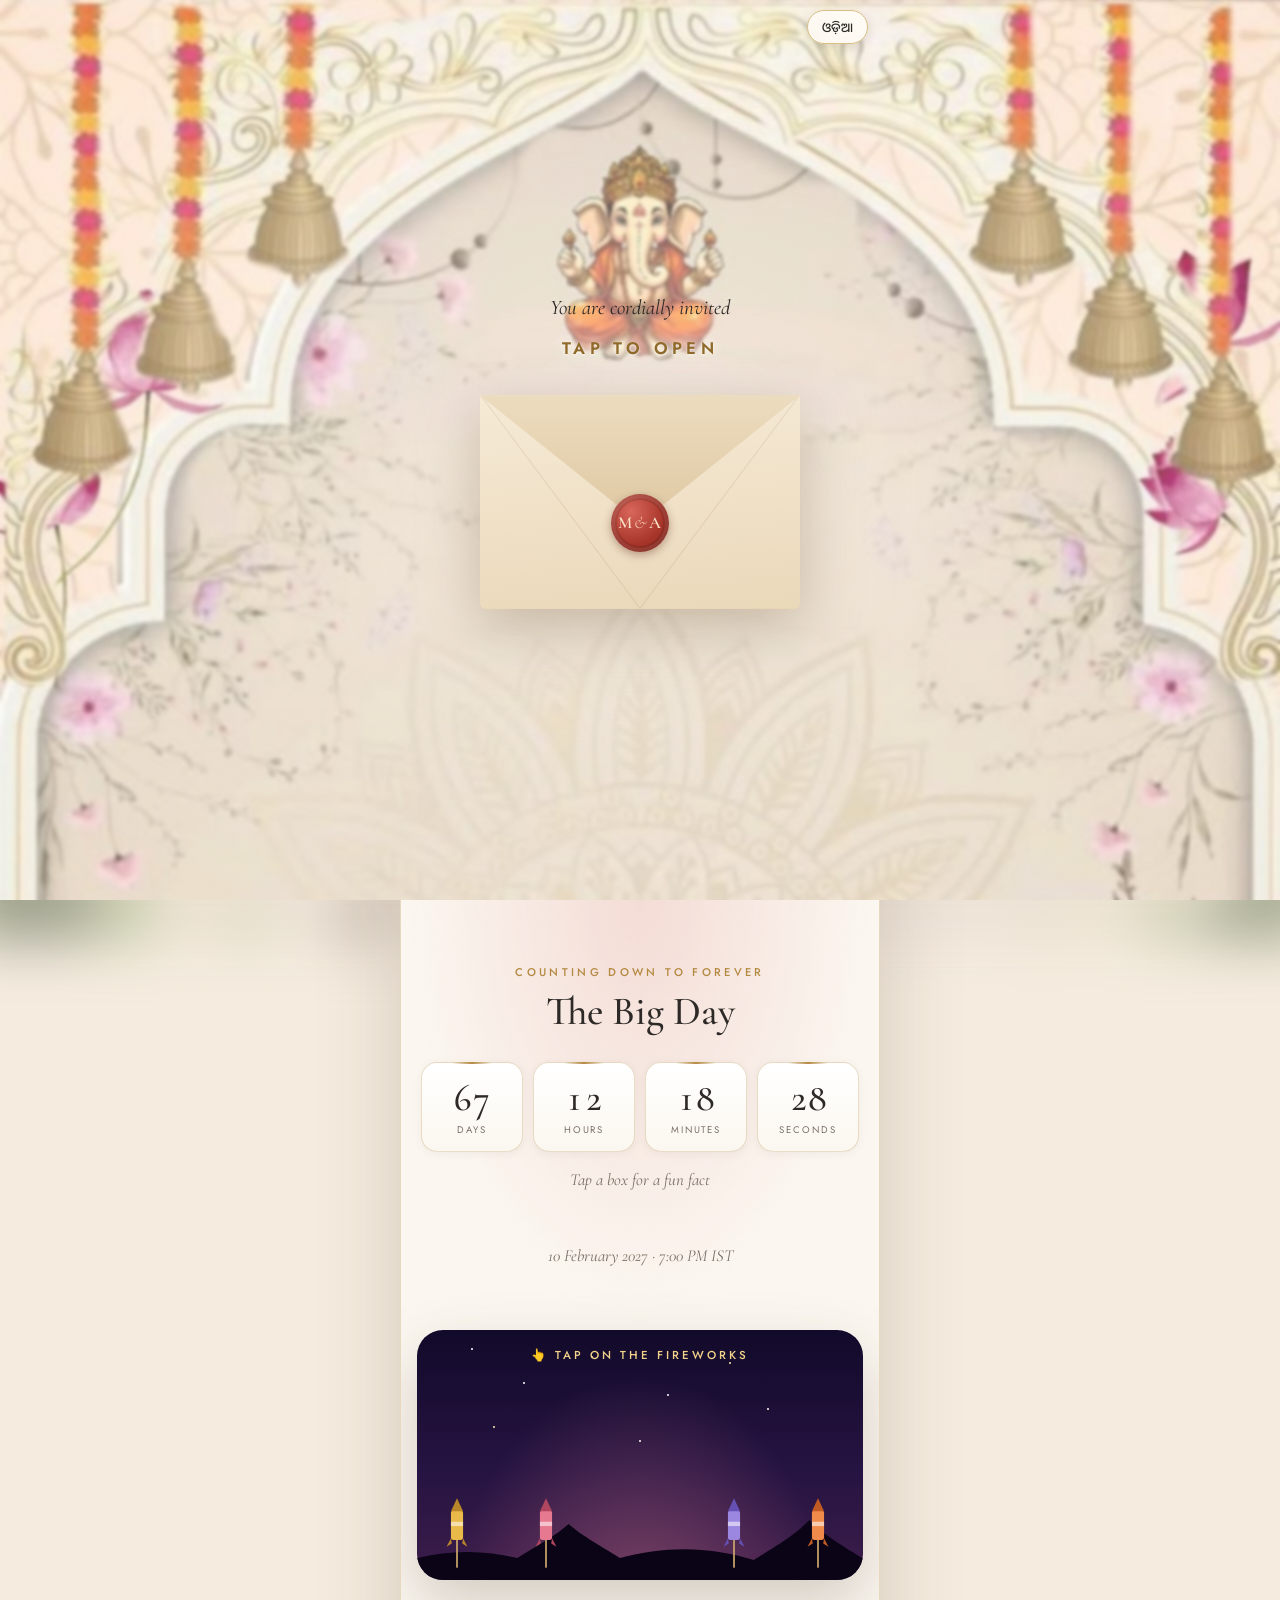
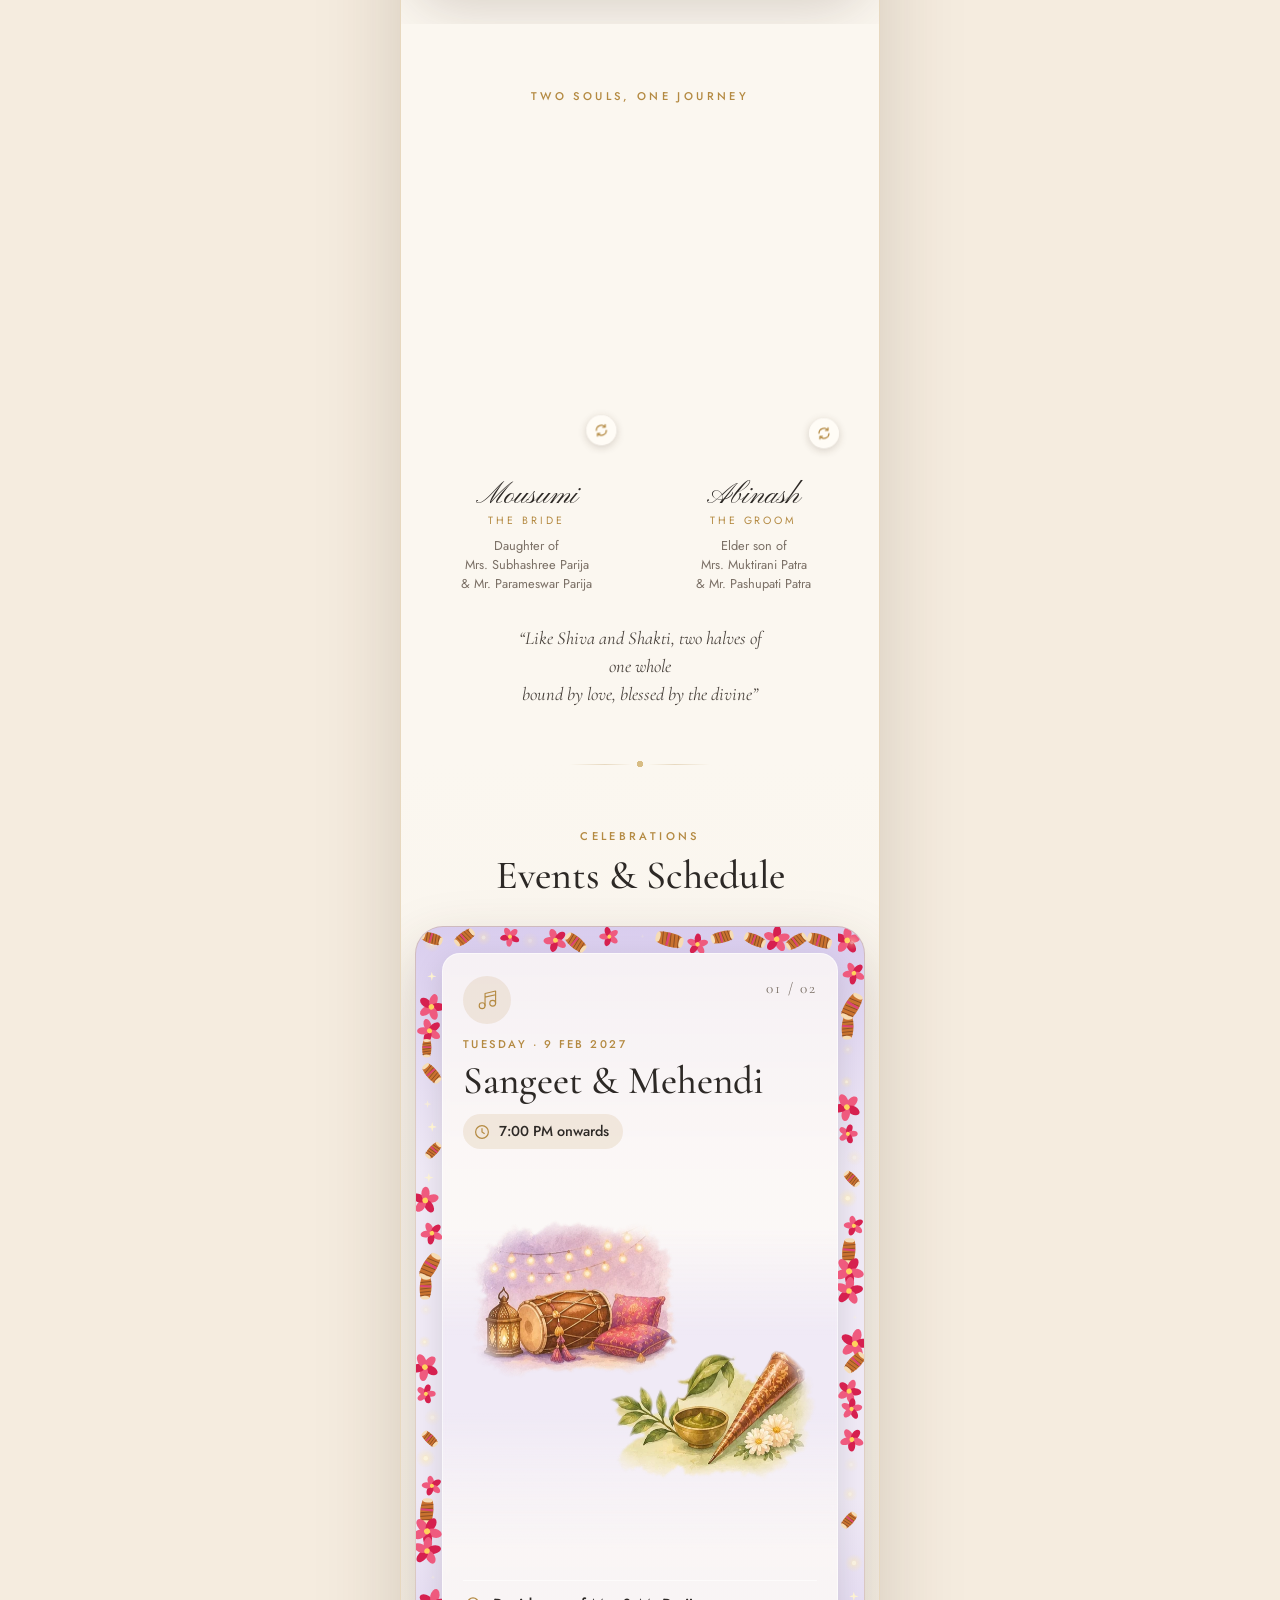
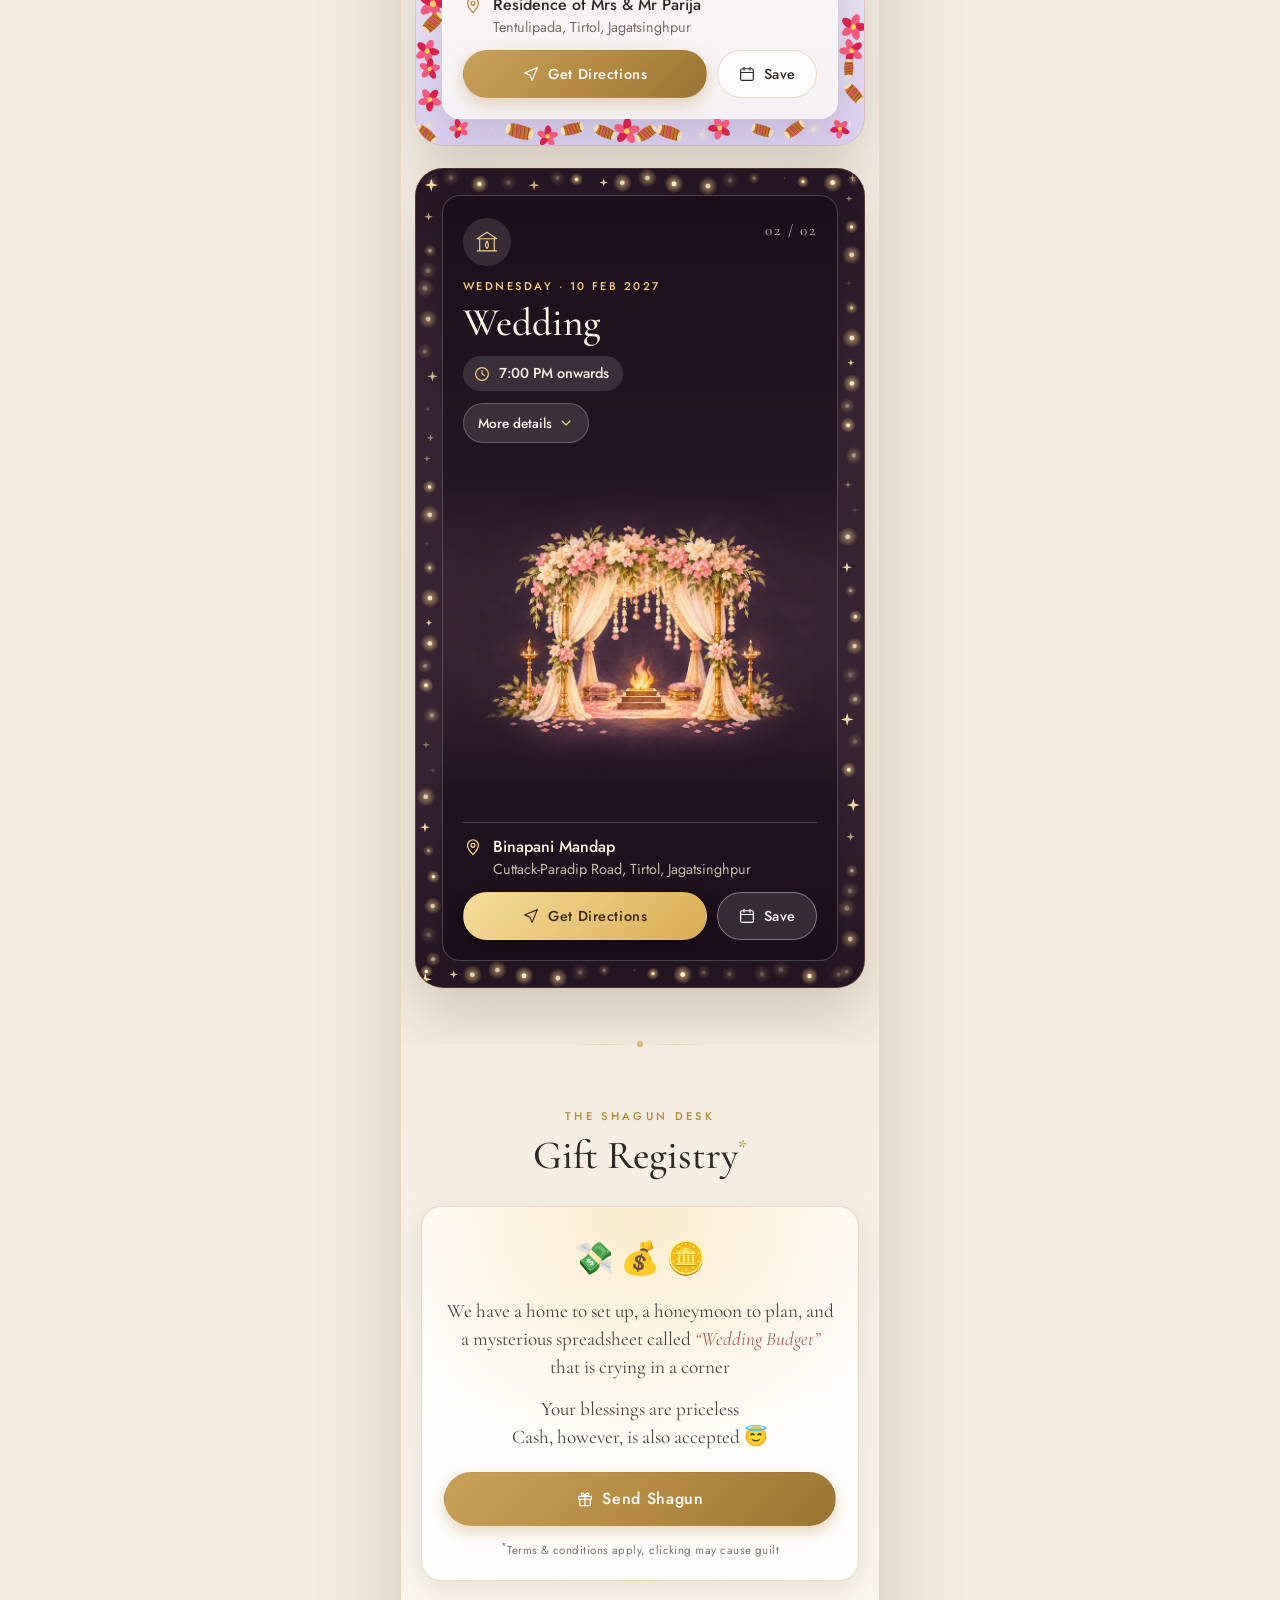
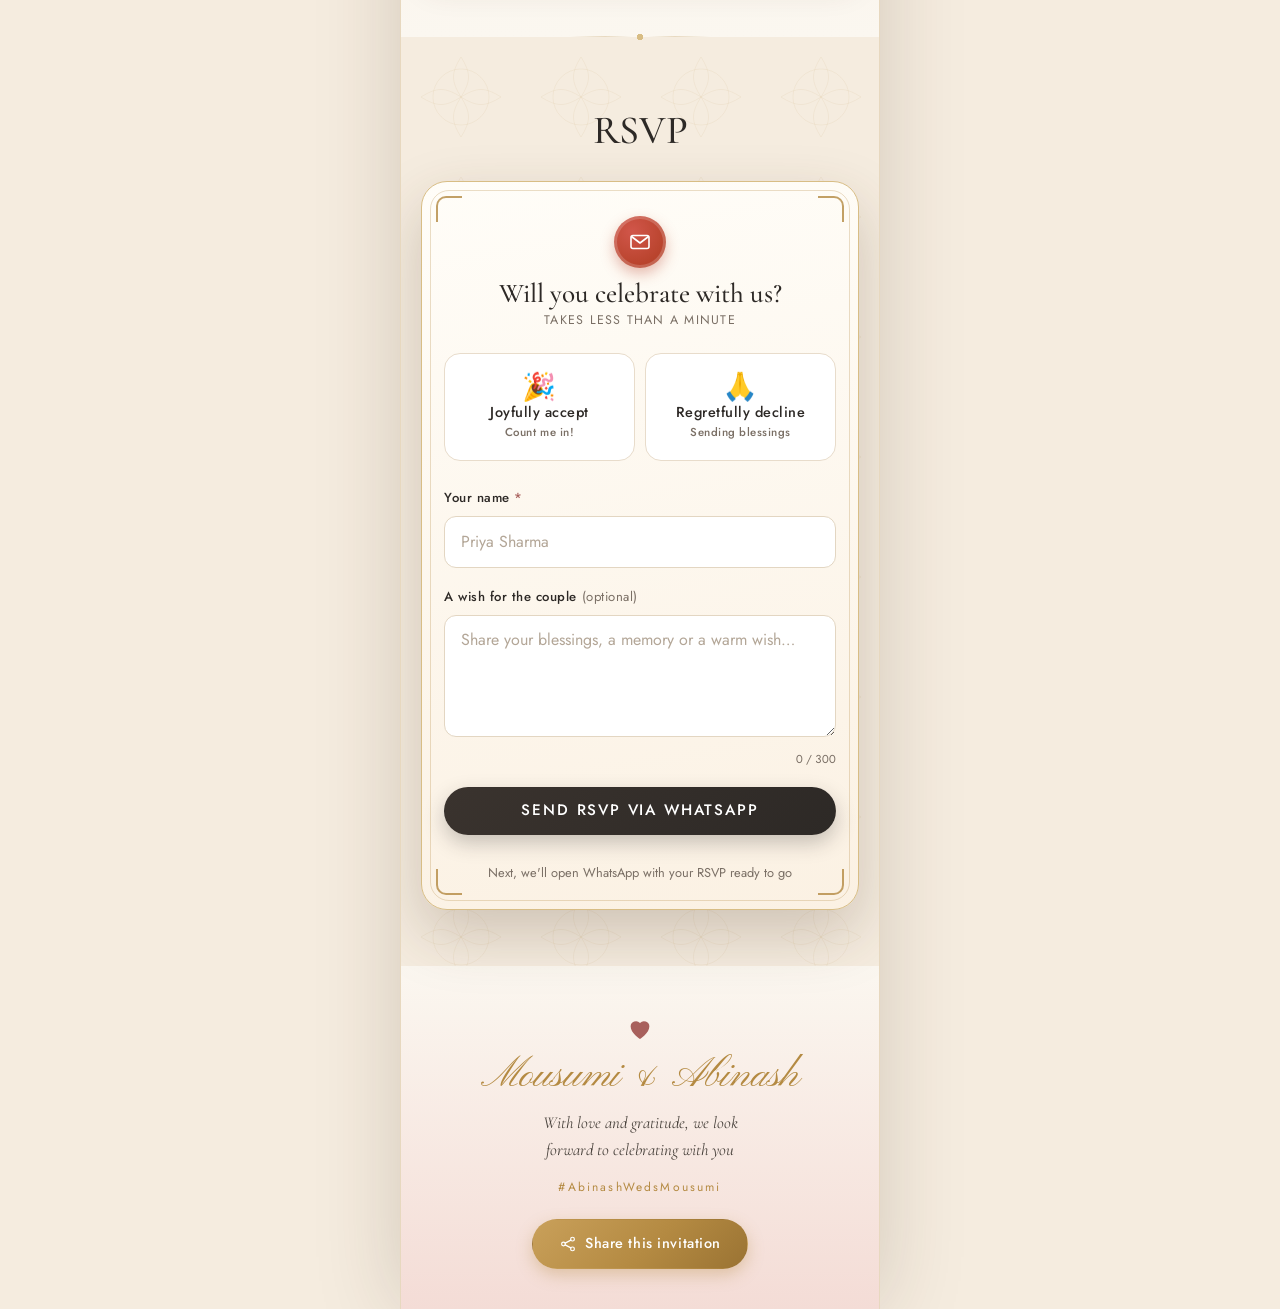
<file: pari/v1/index.html>
<!DOCTYPE html>
<html lang="en" class="no-js">
<head>
  <meta charset="UTF-8" />
  <meta name="viewport" content="width=device-width, initial-scale=1, viewport-fit=cover" />
  <meta name="theme-color" content="#f4ebdc" />
  <meta name="robots" content="noindex, nofollow" />
  <title>Mousumi &amp; Abinash · Wedding Invitation</title>
  <meta name="description" content="With the blessings of Lord Ganesha, join us for the wedding of Mousumi &amp; Abinash" />

  <!-- Social share preview (WhatsApp, Facebook, iMessage, Telegram, X ...). Image URLs must be absolute.
       The ?v= suffix makes apps fetch a fresh image when it changes (WhatsApp caches previews hard). -->
  <meta property="og:type" content="website" />
  <meta property="og:site_name" content="Mousumi &amp; Abinash" />
  <meta property="og:locale" content="en_IN" />
  <meta property="og:locale:alternate" content="or_IN" />
  <meta property="og:title" content="Mousumi &amp; Abinash · Wedding Invitation" />
  <meta property="og:description" content="Join us as we begin our forever · 10 February 2027 · Tirtol, Odisha" />
  <meta property="og:url" content="https://abinashpatra1.github.io/WeddingInvitation/pari/v1/" />
  <meta property="og:image" content="https://abinashpatra1.github.io/WeddingInvitation/assets/og-preview-bride.jpg?v=1" />
  <meta property="og:image:secure_url" content="https://abinashpatra1.github.io/WeddingInvitation/assets/og-preview-bride.jpg?v=1" />
  <meta property="og:image:type" content="image/jpeg" />
  <meta property="og:image:width" content="1200" />
  <meta property="og:image:height" content="630" />
  <meta property="og:image:alt" content="Wedding invitation of Mousumi &amp; Abinash, 10 February 2027, Tirtol, Odisha" />
  <meta name="twitter:card" content="summary_large_image" />
  <meta name="twitter:title" content="Mousumi &amp; Abinash · Wedding Invitation" />
  <meta name="twitter:description" content="Join us as we begin our forever · 10 February 2027 · Tirtol, Odisha" />
  <meta name="twitter:image" content="https://abinashpatra1.github.io/WeddingInvitation/assets/og-preview-bride.jpg?v=1" />
  <meta name="twitter:image:alt" content="Wedding invitation of Mousumi &amp; Abinash" />
  <link rel="canonical" href="https://abinashpatra1.github.io/WeddingInvitation/pari/v1/" />

  <link rel="icon" href="../../assets/favicon.svg" type="image/svg+xml" />
  <link rel="preload" as="image" href="../../assets/bg.jpg" />

  <!-- Fonts: Cormorant Garamond (serif headings), Pinyon Script (names), Jost (body), Tiro Devanagari Hindi (Om), Noto Sans Oriya (Odia text), Noto Serif Oriya (Odia names) -->
  <link rel="preconnect" href="https://fonts.googleapis.com" />
  <link rel="preconnect" href="https://fonts.gstatic.com" crossorigin />
  <link href="https://fonts.googleapis.com/css2?family=Cormorant+Garamond:ital,wght@0,400;0,500;0,600;1,400;1,500&family=Jost:wght@300;400;500;600&family=Pinyon+Script&family=Tiro+Devanagari+Hindi&family=Noto+Sans+Oriya:wght@400;500;600&family=Noto+Serif+Oriya:wght@400;500;600&display=swap" rel="stylesheet" />

  <link rel="stylesheet" href="../../css/styles.css" />
</head>
<body class="is-locked">

  <!-- ============ SVG ICON SPRITE ============ -->
  <svg width="0" height="0" style="position:absolute" aria-hidden="true">
    <symbol id="i-home" viewBox="0 0 24 24"><path d="M3 10.5 12 3l9 7.5V20a1 1 0 0 1-1 1h-5v-6h-6v6H4a1 1 0 0 1-1-1z" fill="none" stroke="currentColor" stroke-width="1.6" stroke-linejoin="round"/></symbol>
    <symbol id="i-calendar" viewBox="0 0 24 24"><g fill="none" stroke="currentColor" stroke-width="1.6" stroke-linecap="round"><rect x="3.5" y="5" width="17" height="15.5" rx="2"/><path d="M3.5 10h17M8 3v4M16 3v4"/></g></symbol>
    <symbol id="i-mail" viewBox="0 0 24 24"><g fill="none" stroke="currentColor" stroke-width="1.6" stroke-linejoin="round"><rect x="3" y="5.5" width="18" height="13" rx="2"/><path d="m3.5 6.5 8.5 6.5 8.5-6.5"/></g></symbol>
    <symbol id="i-gift" viewBox="0 0 24 24"><g fill="none" stroke="currentColor" stroke-width="1.6" stroke-linejoin="round"><rect x="3.5" y="8.5" width="17" height="4" rx="1"/><path d="M5 12.5V20a1 1 0 0 0 1 1h12a1 1 0 0 0 1-1v-7.5M12 8.5V21M12 8.5S10.5 3.5 8 4.2C6 4.8 7 8.5 12 8.5zm0 0s1.5-5 4-4.3c2 .6 1 4.3-4 4.3z"/></g></symbol>
    <symbol id="i-share" viewBox="0 0 24 24"><g fill="none" stroke="currentColor" stroke-width="1.6" stroke-linecap="round"><circle cx="18" cy="5.5" r="2.5"/><circle cx="6" cy="12" r="2.5"/><circle cx="18" cy="18.5" r="2.5"/><path d="m8.2 10.8 7.6-4M8.2 13.2l7.6 4"/></g></symbol>
    <symbol id="i-clock" viewBox="0 0 24 24"><g fill="none" stroke="currentColor" stroke-width="1.6" stroke-linecap="round"><circle cx="12" cy="12" r="8.5"/><path d="M12 7.5V12l3 2"/></g></symbol>
    <symbol id="i-pin" viewBox="0 0 24 24"><g fill="none" stroke="currentColor" stroke-width="1.6"><path d="M12 21s-6.5-6.1-6.5-11a6.5 6.5 0 0 1 13 0c0 4.9-6.5 11-6.5 11z" stroke-linejoin="round"/><circle cx="12" cy="10" r="2.3"/></g></symbol>
    <symbol id="i-nav" viewBox="0 0 24 24"><path d="M20.5 3.5 3.5 10.6l7 2.9 2.9 7z" fill="none" stroke="currentColor" stroke-width="1.6" stroke-linejoin="round"/></symbol>
    <symbol id="i-copy" viewBox="0 0 24 24"><g fill="none" stroke="currentColor" stroke-width="1.6" stroke-linejoin="round"><rect x="8.5" y="8.5" width="12" height="12" rx="2"/><path d="M15.5 8.5V5.5a2 2 0 0 0-2-2h-8a2 2 0 0 0-2 2v8a2 2 0 0 0 2 2h3"/></g></symbol>
    <symbol id="i-check" viewBox="0 0 24 24"><path d="m5 12.5 4.5 4.5L19 7.5" fill="none" stroke="currentColor" stroke-width="2" stroke-linecap="round" stroke-linejoin="round"/></symbol>
    <symbol id="i-heart" viewBox="0 0 24 24"><path d="M12 20s-7.5-4.6-7.5-10.2A4.3 4.3 0 0 1 12 7.2a4.3 4.3 0 0 1 7.5 2.6C19.5 15.4 12 20 12 20z" fill="none" stroke="currentColor" stroke-width="1.6" stroke-linejoin="round"/></symbol>
    <symbol id="i-whatsapp" viewBox="0 0 24 24"><path d="M12 3.2a8.8 8.8 0 0 0-7.6 13.2L3.2 20.8l4.5-1.2A8.8 8.8 0 1 0 12 3.2zm4.4 12.1c-.2.6-1.1 1.1-1.6 1.2-.4 0-.9.1-2.9-.7-2.5-1-4-3.5-4.1-3.7-.1-.2-1-1.3-1-2.5s.6-1.8.9-2c.2-.3.5-.3.7-.3h.5c.2 0 .4 0 .6.5l.8 1.9c.1.2.1.3 0 .5l-.3.5-.4.4c-.1.1-.3.3-.1.6.2.3.7 1.2 1.6 1.9 1.1.9 2 1.2 2.3 1.4.3.1.4.1.6-.1l.8-1c.2-.3.4-.2.6-.1l1.9.9c.3.1.4.2.5.3.1.2.1.7-.1 1.3z" fill="currentColor"/></symbol>
    <symbol id="i-chevron" viewBox="0 0 24 24"><path d="m6 9 6 6 6-6" fill="none" stroke="currentColor" stroke-width="1.6" stroke-linecap="round" stroke-linejoin="round"/></symbol>
    <symbol id="i-haldi" viewBox="0 0 32 32"><g fill="none" stroke="currentColor" stroke-width="1.4" stroke-linecap="round"><circle cx="16" cy="16" r="4"/><path d="M16 4v4M16 24v4M4 16h4M24 16h4M7.5 7.5l2.8 2.8M21.7 21.7l2.8 2.8M7.5 24.5l2.8-2.8M21.7 10.3l2.8-2.8"/></g></symbol>
    <symbol id="i-rings" viewBox="0 0 32 32"><g fill="none" stroke="currentColor" stroke-width="1.4"><circle cx="12" cy="19" r="7"/><circle cx="20" cy="19" r="7"/><path d="m10 8 2-3h0l2 3-2 2z" stroke-linejoin="round"/></g></symbol>
    <symbol id="i-glass" viewBox="0 0 32 32"><g fill="none" stroke="currentColor" stroke-width="1.4" stroke-linecap="round" stroke-linejoin="round"><path d="M7 5h7l-.6 7a2.9 2.9 0 0 1-5.8 0zM10.5 15v10M8 25h5M18 5h7l-.6 7a2.9 2.9 0 0 1-5.8 0zM21.5 15v10M19 25h5"/></g></symbol>
    <symbol id="i-upi" viewBox="0 0 24 24"><g fill="none" stroke="currentColor" stroke-width="1.6" stroke-linejoin="round"><rect x="6" y="2.5" width="12" height="19" rx="2.5"/><path d="M10.5 18.5h3"/></g></symbol>
    <symbol id="i-bank" viewBox="0 0 24 24"><g fill="none" stroke="currentColor" stroke-width="1.6" stroke-linejoin="round" stroke-linecap="round"><path d="M3 9.5 12 4l9 5.5zM5 10v8M9.5 10v8M14.5 10v8M19 10v8M3 20.5h18"/></g></symbol>
    <symbol id="i-music" viewBox="0 0 32 32"><g fill="none" stroke="currentColor" stroke-width="1.4" stroke-linecap="round" stroke-linejoin="round"><circle cx="10" cy="23" r="3.6"/><circle cx="23" cy="20" r="3.6"/><path d="M13.6 23V8l13-3v15M13.6 12.5l13-3"/></g></symbol>
    <symbol id="i-mandap" viewBox="0 0 32 32"><g fill="none" stroke="currentColor" stroke-width="1.4" stroke-linecap="round" stroke-linejoin="round"><path d="M4 12 16 4l12 8zM7 12v15M25 12v15M4 27h24M16 24c-3-3-2-6 0-9 2 3 3 6 0 9z"/></g></symbol>
    <symbol id="i-flip" viewBox="0 0 24 24"><g fill="none" stroke="currentColor" stroke-width="1.8" stroke-linecap="round" stroke-linejoin="round"><path d="M4.5 12a7.5 7.5 0 0 1 13-5.1M19.5 12a7.5 7.5 0 0 1-13 5.1M18 3.5v4h-4M6 20.5v-4h4"/></g></symbol>
  </svg>

  <!-- ============ ENVELOPE OPENER ============ -->
  <div class="opener" id="opener" role="dialog" aria-modal="true" aria-labelledby="opener-label">
    <div class="opener__veil" aria-hidden="true"></div>

    <p class="opener__hint opener__hint--above" id="opener-label">
      <span class="opener__for"><span data-or="ଆପଣଙ୍କୁ ସାଦର ନିମନ୍ତ୍ରଣ">You are cordially invited</span></span>
      <span class="opener__tap"><span data-or="ଖୋଲିବାକୁ ଟାପ୍ କରନ୍ତୁ">Tap to open</span></span>
    </p>

    <button class="envelope" id="envelope" type="button" aria-describedby="opener-label">
      <span class="envelope__back" aria-hidden="true"></span>
      <span class="envelope__letter" aria-hidden="true">
        <span class="envelope__letter-om">ॐ</span>
        <span class="envelope__letter-names"><span data-or="ମୌସୁମୀ">Mousumi</span> <em><span data-or="ଓ">&amp;</span></em> <span data-or="ଅବିନାଶ">Abinash</span></span>
        <span class="envelope__letter-line">10 · 02 · 2027</span>
      </span>
      <span class="envelope__pocket" aria-hidden="true"></span>
      <span class="envelope__flap" aria-hidden="true"></span>
      <span class="envelope__seal" aria-hidden="true"><span><span data-or="ମ&lt;i&gt;ଓ&lt;/i&gt;ଅ">M<i>&amp;</i>A</span></span></span>
      <span class="sr-only">Open the invitation</span>
    </button>


  </div>

  <!-- ============ APP SHELL ============ -->
  <div class="app" id="app">

    <!-- HERO -->
    <header class="hero" id="home">
      <div class="hero__petals" aria-hidden="true">
        <i></i><i></i><i></i><i></i><i></i><i></i><i></i><i></i>
      </div>

      <div class="hero__content">
        <button class="hero__mantra" type="button" lang="or" id="mantra" aria-label="Tap for a blessing">॥ ଶ୍ରୀ ଗଣେଶାୟ ନମଃ ॥</button>
        <span class="divider" aria-hidden="true"></span>
        <p class="hero__lead"><span data-or="ଆମ ସହ ଆନନ୍ଦ ବାଣ୍ଟିବାକୁ ଆସନ୍ତୁ">Join us for</span></p>
        <p class="hero__the"><span data-or="ଶୁଭ ବିବାହ ଉତ୍ସବ">The Wedding of</span></p>
        <h1 class="hero__names" data-order="mo-ab">
          <span class="hero__name" data-n="mo" data-or="ମୌସୁମୀ">Mousumi</span>
          <span class="hero__amp"><span data-or="ଓ">&amp;</span></span>
          <span class="hero__name" data-n="ab" data-or="ଅବିନାଶ">Abinash</span>
        </h1>
        <p class="hero__date">
          <time datetime="2027-02-10"><span data-or="ବୁଧବାର · ୧୦ ଫେବୃଆରୀ ୨୦୨୭ · ସନ୍ଧ୍ୟା ୭:୦୦">Wednesday · 10 February 2027</span></time>
          <span class="hero__tithi" lang="or">ଫାଲ୍ଗୁନ କୃଷ୍ଣ ପକ୍ଷ, ନବମୀ ତିଥି</span>
        </p>
        <p class="hero__place"><span data-or="ତିର୍ତୋଲ, ଓଡ଼ିଶା">Tirtol, Odisha</span></p>
      </div>

      <a class="scroll-cue" href="#countdown" aria-label="Scroll to details">
        <span class="scroll-cue__mouse" aria-hidden="true"><span></span></span>
      </a>
    </header>

    <main>

      <!-- COUNTDOWN -->
      <section class="section section--countdown" id="countdown" aria-labelledby="countdown-title">
        <p class="eyebrow reveal"><span data-or="ଚିରସାଥୀ ହେବାର ଗଣନା">Counting down to forever</span></p>
        <h2 class="section__title reveal" id="countdown-title"><span data-or="ଶୁଭ ଦିନ">The Big Day</span></h2>
        <div class="countdown reveal" id="countdown-timer" role="timer" aria-live="off">
          <button type="button" class="countdown__unit" data-fact="days"><span class="countdown__num" data-unit="days">--</span><span class="countdown__label"><span data-or="ଦିନ">Days</span></span></button>
          <button type="button" class="countdown__unit" data-fact="hours"><span class="countdown__num" data-unit="hours">--</span><span class="countdown__label"><span data-or="ଘଣ୍ଟା">Hours</span></span></button>
          <button type="button" class="countdown__unit" data-fact="minutes"><span class="countdown__num" data-unit="minutes">--</span><span class="countdown__label"><span data-or="ମିନିଟ୍">Minutes</span></span></button>
          <button type="button" class="countdown__unit" data-fact="seconds"><span class="countdown__num" data-unit="seconds">--</span><span class="countdown__label"><span data-or="ସେକେଣ୍ଡ">Seconds</span></span></button>
        </div>
        <p class="countdown__fact" id="countdown-fact" aria-live="polite">Tap a box for a fun fact</p>
        <p class="countdown__done" id="countdown-done" hidden><span data-or="ଆମେ ବିବାହିତ! ଆପଣଙ୍କ ଆଶୀର୍ବାଦ ପାଇଁ ଧନ୍ୟବାଦ ✨">We're married! Thank you for your blessings ✨</span></p>
        <p class="section__note reveal"><span data-or="୧୦ ଫେବୃଆରୀ ୨୦୨୭ · ସନ୍ଧ୍ୟା ୭:୦୦ (IST)">10 February 2027 · 7:00 PM IST</span></p>
      </section>

      <!-- FIREWORKS: tap a rocket, it flies up and bursts -->
      <section class="sky" id="sky" aria-label="Fireworks">
        <div class="sky__stage reveal">
          <p class="sky__hint" id="sky-hint"><span class="sky__hand" aria-hidden="true">👆</span> <span data-or="ଆତସବାଜିରେ ଟାପ୍ କରନ୍ତୁ">Tap on the fireworks</span></p>
          <div class="sky__ground" aria-hidden="true"></div>
          <div class="sky__rockets">
            <button class="rocket" type="button" style="left:9%;--c:#e9b949;--c2:#b9852a" data-kind="willow" data-hue="44" aria-label="Launch a firework">
              <svg viewBox="0 0 30 80" aria-hidden="true"><g class="rocket__body"><rect x="14" y="44" width="2" height="36" fill="#c9a56a"/><path class="flame" d="M10.5 50 Q15 76 19.5 50Z" fill="#ffb347"/><path d="M8 46 L3 56 L9 52Z M22 46 L27 56 L21 52Z" fill="var(--c2)"/><rect x="8" y="14" width="14" height="34" rx="3" fill="var(--c)"/><rect x="8" y="27" width="14" height="5" fill="#fff" opacity=".55"/><path d="M8 15 L15 0 L22 15Z" fill="var(--c2)"/></g></svg>
            </button>
            <button class="rocket" type="button" style="left:29%;--c:#e6788f;--c2:#b04560" data-kind="heart" data-hue="340" aria-label="Launch a firework">
              <svg viewBox="0 0 30 80" aria-hidden="true"><g class="rocket__body"><rect x="14" y="44" width="2" height="36" fill="#c9a56a"/><path class="flame" d="M10.5 50 Q15 76 19.5 50Z" fill="#ffb347"/><path d="M8 46 L3 56 L9 52Z M22 46 L27 56 L21 52Z" fill="var(--c2)"/><rect x="8" y="14" width="14" height="34" rx="3" fill="var(--c)"/><rect x="8" y="27" width="14" height="5" fill="#fff" opacity=".55"/><path d="M8 15 L15 0 L22 15Z" fill="var(--c2)"/></g></svg>
            </button>
            <button class="rocket" type="button" style="left:50%;--c:#7fc4a8;--c2:#4a8b72" data-kind="ring" data-hue="160" aria-label="Launch a firework">
              <svg viewBox="0 0 30 80" aria-hidden="true"><g class="rocket__body"><rect x="14" y="44" width="2" height="36" fill="#c9a56a"/><path class="flame" d="M10.5 50 Q15 76 19.5 50Z" fill="#ffb347"/><path d="M8 46 L3 56 L9 52Z M22 46 L27 56 L21 52Z" fill="var(--c2)"/><rect x="8" y="14" width="14" height="34" rx="3" fill="var(--c)"/><rect x="8" y="27" width="14" height="5" fill="#fff" opacity=".55"/><path d="M8 15 L15 0 L22 15Z" fill="var(--c2)"/></g></svg>
            </button>
            <button class="rocket" type="button" style="left:71%;--c:#9b86e0;--c2:#6551b4" data-kind="peony" data-hue="265" aria-label="Launch a firework">
              <svg viewBox="0 0 30 80" aria-hidden="true"><g class="rocket__body"><rect x="14" y="44" width="2" height="36" fill="#c9a56a"/><path class="flame" d="M10.5 50 Q15 76 19.5 50Z" fill="#ffb347"/><path d="M8 46 L3 56 L9 52Z M22 46 L27 56 L21 52Z" fill="var(--c2)"/><rect x="8" y="14" width="14" height="34" rx="3" fill="var(--c)"/><rect x="8" y="27" width="14" height="5" fill="#fff" opacity=".55"/><path d="M8 15 L15 0 L22 15Z" fill="var(--c2)"/></g></svg>
            </button>
            <button class="rocket" type="button" style="left:90%;--c:#f08a4b;--c2:#bf5a22" data-kind="peony" data-hue="22" aria-label="Launch a firework">
              <svg viewBox="0 0 30 80" aria-hidden="true"><g class="rocket__body"><rect x="14" y="44" width="2" height="36" fill="#c9a56a"/><path class="flame" d="M10.5 50 Q15 76 19.5 50Z" fill="#ffb347"/><path d="M8 46 L3 56 L9 52Z M22 46 L27 56 L21 52Z" fill="var(--c2)"/><rect x="8" y="14" width="14" height="34" rx="3" fill="var(--c)"/><rect x="8" y="27" width="14" height="5" fill="#fff" opacity=".55"/><path d="M8 15 L15 0 L22 15Z" fill="var(--c2)"/></g></svg>
            </button>
          </div>
        </div>
      </section>

      <!-- COUPLE -->
      <section class="section section--couple" id="couple" aria-labelledby="couple-title">
        <p class="eyebrow reveal"><span data-or="ଦୁଇ ଆତ୍ମା, ଗୋଟିଏ ଯାତ୍ରା">Two souls, one journey</span></p>
        <h2 class="section__title reveal" id="couple-title"><span data-or="ଦମ୍ପତି">The Couple</span></h2>

        <div class="couple">
          <figure class="couple__card reveal">
            <button class="flip" type="button" aria-pressed="false" aria-label="Tap to flip the photo of Mousumi">
              <span class="flip__face flip__front">
                <!-- Photo: edit tools/source/couple-bride.webp, then run tools/prepare-couple-photos.py -->
                <img src="../../assets/bride.webp" alt="Portrait of Mousumi" width="900" height="1200" loading="lazy" decoding="async" />
                <span class="flip__badge" aria-hidden="true"><svg><use href="#i-flip"/></svg></span>
              </span>
              <span class="flip__face flip__back" aria-hidden="true" style="background-image:url('../../assets/back-bride.webp')">
                <span class="flip__inner">
                  <span class="flip__q"><span data-or="ଜାଣିଥିଲେ କି?">Did you know?</span></span>
                  <span class="flip__fact"><span data-or="ସେ ଯେକୌଣସି ଜିନିଷର ସବୁଠୁ ସୁନ୍ଦର ରଙ୍ଗ ଦୂରରୁ ଚିହ୍ନିପାରେ 🎨">She can spot the perfect shade of anything from a mile away 🎨</span></span>
                  <svg class="flip__heart" viewBox="0 0 24 24" aria-hidden="true"><path d="M12 20s-7.5-4.6-7.5-10.2A4.3 4.3 0 0 1 12 7.2a4.3 4.3 0 0 1 7.5 2.6C19.5 15.4 12 20 12 20z" fill="currentColor"/></svg>
                </span>
              </span>
            </button>
            <figcaption>
              <span class="couple__prefix" lang="or">ଆୟୁଷ୍ମତି</span>
              <span class="couple__name" data-or="ମୌସୁମୀ">Mousumi</span>
              <span class="couple__role">The Bride</span>
              <span class="couple__kin"><span data-or="ଶୁଭଶ୍ରୀ ପରିଜା ଓ&lt;br /&gt;ପରମେଶ୍ୱର ପରିଜାଙ୍କର,&lt;br /&gt;ପୁତ୍ରୀ">Daughter of<br />Mrs. Subhashree Parija<br />&amp; Mr. Parameswar Parija</span></span>
            </figcaption>
          </figure>
          <figure class="couple__card reveal">
            <button class="flip" type="button" aria-pressed="false" aria-label="Tap to flip the photo of Abinash">
              <span class="flip__face flip__front">
                <!-- Photo: edit tools/source/couple-groom.webp, then run tools/prepare-couple-photos.py -->
                <img src="../../assets/groom.webp" alt="Portrait of Abinash" width="900" height="1200" loading="lazy" decoding="async" />
                <span class="flip__badge" aria-hidden="true"><svg><use href="#i-flip"/></svg></span>
              </span>
              <span class="flip__face flip__back" aria-hidden="true" style="background-image:url('../../assets/back-groom.webp')">
                <span class="flip__inner">
                  <span class="flip__q"><span data-or="ଜାଣିଥିଲେ କି?">Did you know?</span></span>
                  <span class="flip__fact"><span data-or="ସେ କହେ ସେ ରାନ୍ଧିପାରେ, ବିଚାର ଆପଣ କରନ୍ତୁ! 🍳">He says he can cook, we'll let you be the judge! 🍳</span></span>
                  <svg class="flip__heart" viewBox="0 0 24 24" aria-hidden="true"><path d="M12 20s-7.5-4.6-7.5-10.2A4.3 4.3 0 0 1 12 7.2a4.3 4.3 0 0 1 7.5 2.6C19.5 15.4 12 20 12 20z" fill="currentColor"/></svg>
                </span>
              </span>
            </button>
            <figcaption>
              <span class="couple__prefix" lang="or">ଆୟୁଷ୍ମାନ</span>
              <span class="couple__name" data-or="ଅବିନାଶ">Abinash</span>
              <span class="couple__role">The Groom</span>
              <span class="couple__kin"><span data-or="ମୁକ୍ତିରାଣୀ ପାତ୍ର ଓ&lt;br /&gt;ପଶୁପତି ପାତ୍ରଙ୍କର,&lt;br /&gt;ଜ୍ୟେଷ୍ଠ ପୁତ୍ର">Elder son of<br />Mrs. Muktirani Patra<br />&amp; Mr. Pashupati Patra</span></span>
            </figcaption>
          </figure>
          <div class="couple__hearts" aria-hidden="true"><i></i><i></i><i></i><i></i><i></i></div>
        </div>

        <blockquote class="quote reveal">
          <p><span class="quote__line"><span data-or="“ଶିବ ଓ ଶକ୍ତିଙ୍କ ପରି, ଗୋଟିଏ ସମ୍ପୂର୍ଣ୍ଣତାର ଦୁଇ ଅଂଶ">“Like Shiva and Shakti, two halves of one whole</span></span> <span class="quote__line"><span data-or="ପ୍ରେମରେ ବାନ୍ଧି, ଭଗବାନଙ୍କ ଆଶୀର୍ବାଦରେ ଧନ୍ୟ”">bound by love, blessed by the divine”</span></span></p>
        </blockquote>
      </section>

      <!-- EVENTS -->
      <section class="section section--events" id="events" aria-labelledby="events-title">
        <p class="eyebrow reveal"><span data-or="ଉତ୍ସବ">Celebrations</span></p>
        <h2 class="section__title reveal" id="events-title"><span data-or="କାର୍ଯ୍ୟକ୍ରମ ସୂଚୀ">Events &amp; Schedule</span></h2>

        <ol class="events">

          <li data-fx="mehendi" class="event event--sangeet reveal"
              data-title="Sangeet &amp; Mehendi · Abinash &amp; Mousumi"
              data-start="2027-02-09T19:00:00+05:30" data-end="2027-02-09T23:00:00+05:30"
              data-location="Residence of Mrs &amp; Mr Parija, Tentulipada, Tirtol, Jagatsinghpur">
            <span class="event__frame" aria-hidden="true"></span>
            <div class="event__panel">
              <div class="event__head">
                <span class="event__count" aria-hidden="true"><span data-or="୦୧ / ୦୨">01 / 02</span></span>
                <button class="event__icon" type="button" aria-label="Sangeet &amp; Mehendi: tap for a little surprise"><svg aria-hidden="true"><use href="#i-music"/></svg></button>
                <span class="event__tap" aria-hidden="true"><span data-or="ଏଠାରେ ଟାପ୍ କରନ୍ତୁ">Tap here</span></span>
                <p class="event__day"><span data-or="ମଙ୍ଗଳବାର · ୯ ଫେବୃଆରୀ ୨୦୨୭">Tuesday · 9 Feb 2027</span></p>
                <h3 class="event__name"><span data-or="ସଂଗୀତ ଓ ମେହେନ୍ଦି">Sangeet &amp; Mehendi</span></h3>
                <p class="event__time"><svg aria-hidden="true"><use href="#i-clock"/></svg><span data-or="ସନ୍ଧ୍ୟା ୭:୦୦ ଠାରୁ">7:00 PM onwards</span></p>
                
              </div>
              <div class="event__mid" aria-hidden="true">
                <img class="event__paint" src="../../assets/events/paint-sangeet-mehendi.webp" alt="" loading="lazy" decoding="async" />
              </div>
              <div class="event__foot">
                <div class="event__venue">
                  <svg aria-hidden="true"><use href="#i-pin"/></svg>
                  <p><strong><span data-or="ଶ୍ରୀମତୀ ଓ ଶ୍ରୀ ପରିଜାଙ୍କ ବାସଭବନ">Residence of Mrs &amp; Mr Parija</span></strong><br /><span data-or="ତେନ୍ତୁଳିପଦା, ତିର୍ତୋଲ, ଜଗତସିଂହପୁର">Tentulipada, Tirtol, Jagatsinghpur</span></p>
                </div>
                <div class="event__actions">
                  <a class="btn btn--gold" target="_blank" rel="noopener" href="https://maps.app.goo.gl/33aai4weEGtk834v9">
                    <svg aria-hidden="true"><use href="#i-nav"/></svg><span data-or="ରାସ୍ତା ଦେଖନ୍ତୁ">Get Directions</span>
                  </a>
                  <button class="btn btn--ghost js-ics" type="button" aria-label="Save Sangeet &amp; Mehendi to calendar">
                    <svg aria-hidden="true"><use href="#i-calendar"/></svg><span data-or="ସେଭ୍ କରନ୍ତୁ">Save</span>
                  </button>
                </div>
              </div>
            </div>
          </li>

          <li data-fx="wedding" class="event event--wedding event--dark event--main reveal"
              data-title="Wedding · Abinash &amp; Mousumi"
              data-start="2027-02-10T19:00:00+05:30" data-end="2027-02-11T07:00:00+05:30"
              data-location="Binapani Mandap, Cuttack-Paradip Road, Tirtol, Jagatsinghpur">
            <span class="event__frame" aria-hidden="true"></span>
            <div class="event__panel">
              <div class="event__head">
                <span class="event__count" aria-hidden="true"><span data-or="୦୨ / ୦୨">02 / 02</span></span>
                <button class="event__icon" type="button" aria-label="Wedding: tap for a little surprise"><svg aria-hidden="true"><use href="#i-mandap"/></svg></button>
                <span class="event__tap" aria-hidden="true"><span data-or="ଏଠାରେ ଟାପ୍ କରନ୍ତୁ">Tap here</span></span>
                <p class="event__day"><span data-or="ବୁଧବାର · ୧୦ ଫେବୃଆରୀ ୨୦୨୭">Wednesday · 10 Feb 2027</span></p>
                <h3 class="event__name"><span data-or="ବିବାହ">Wedding</span></h3>
                <p class="event__time"><svg aria-hidden="true"><use href="#i-clock"/></svg><span data-or="ସନ୍ଧ୍ୟା ୭:୦୦ ଠାରୁ">7:00 PM onwards</span></p>
                <details class="more">
                  <summary><span data-or="ଅଧିକ ବିବରଣୀ">More details</span><svg aria-hidden="true"><use href="#i-chevron"/></svg></summary>
                  <ol class="timeline" aria-label="Wedding day order of events"><li><time><span data-or="ରାତି ୧୦:୦୦">10:00 PM</span></time><span><span data-or="ବରଯାତ୍ରା">Baarat</span></span></li><li><time><span data-or="ରାତି ୧୧:୦୦">11:00 PM</span></time><span><span data-or="ବରମାଳା">Varmala</span></span></li><li><time><span data-or="ରାତି ୧:୦୦">1:00 AM</span><small><span data-or="୧୧ ଫେବୃ">11 Feb</span></small></time><span><span data-or="ହାତଗଣ୍ଠି / ବାହାଘର">Hata Ganthi / Bahaghara</span></span></li><li><time><span data-or="ସକାଳ ୬:୦୦">6:00 AM</span><small><span data-or="୧୧ ଫେବୃ">11 Feb</span></small></time><span><span data-or="ବିଦାୟ">Bidai</span></span></li></ol>
                </details>
              </div>
              <div class="event__mid" aria-hidden="true">
                <img class="event__paint" src="../../assets/events/paint-wedding.webp" alt="" loading="lazy" decoding="async" />
              </div>
              <div class="event__foot">
                <div class="event__venue">
                  <svg aria-hidden="true"><use href="#i-pin"/></svg>
                  <p><strong><span data-or="ବୀଣାପାଣି ମଣ୍ଡପ">Binapani Mandap</span></strong><br /><span data-or="କଟକ-ପାରାଦୀପ ରୋଡ୍, ତିର୍ତୋଲ, ଜଗତସିଂହପୁର">Cuttack-Paradip Road, Tirtol, Jagatsinghpur</span></p>
                </div>
                <div class="event__actions">
                  <a class="btn btn--gold" target="_blank" rel="noopener" href="https://maps.app.goo.gl/RopJnxUpWHEfgMF47">
                    <svg aria-hidden="true"><use href="#i-nav"/></svg><span data-or="ରାସ୍ତା ଦେଖନ୍ତୁ">Get Directions</span>
                  </a>
                  <button class="btn btn--ghost js-ics" type="button" aria-label="Save Wedding to calendar">
                    <svg aria-hidden="true"><use href="#i-calendar"/></svg><span data-or="ସେଭ୍ କରନ୍ତୁ">Save</span>
                  </button>
                </div>
              </div>
            </div>
          </li>
        </ol>
      </section>

      <!-- GIFTS (the humorous one) -->
      <section class="section section--gifts" id="gifts" aria-labelledby="gifts-title">
        <p class="eyebrow reveal"><span data-or="ଶଗୁଣ କାଉଣ୍ଟର">The Shagun Desk</span></p>
        <h2 class="section__title reveal" id="gifts-title"><span data-or="ଉପହାର ତାଲିକା&lt;sup&gt;*&lt;/sup&gt;">Gift Registry<sup>*</sup></span></h2>

        <div class="shagun card reveal">
          <div class="shagun__coins" aria-hidden="true"><span>💸</span><span>💰</span><span>🪙</span></div>
          <p class="shagun__pitch"><span data-or="ଆମକୁ ଘର ସଜାଇବାକୁ ଅଛି, ହନିମୁନ୍ ଯୋଜନା କରିବାକୁ ଅଛି, ଆଉ &lt;em&gt;“ବିବାହ ବଜେଟ୍”&lt;/em&gt; ନାମକ ଏକ ରହସ୍ୟମୟ ସ୍ପ୍ରେଡ୍‌ସିଟ୍ କୋଣରେ କାନ୍ଦୁଛି">We have a home to set up, a honeymoon to plan, and a mysterious spreadsheet called <em>“Wedding Budget”</em> that is crying in a corner</span></p>
          <p class="shagun__pitch"><span data-or="ଆପଣଙ୍କ ଆଶୀର୍ବାଦ ଅମୂଲ୍ୟ&lt;br /&gt;ହେଲେ, ନଗଦ ଟଙ୍କା ମଧ୍ୟ ଗ୍ରହଣୀୟ 😇">Your blessings are priceless<br />Cash, however, is also accepted 😇</span></p>
          <button class="btn btn--gold btn--block shagun__btn" type="button" id="shagun-btn">
            <svg aria-hidden="true"><use href="#i-gift"/></svg><span data-or="ଶଗୁଣ ପଠାନ୍ତୁ">Send Shagun</span>
          </button>
          <p class="shagun__fine"><span data-or="&lt;sup&gt;*&lt;/sup&gt;ସର୍ତ୍ତ ପ୍ରଯୁଜ୍ୟ, କ୍ଲିକ୍ କଲେ ଦୋଷବୋଧ ହୋଇପାରେ"><sup>*</sup>Terms &amp; conditions apply, clicking may cause guilt</span></p>
        </div>
      </section>

      <!-- RSVP -->
      <section class="section section--rsvp" id="rsvp" aria-labelledby="rsvp-title">
        <h2 class="section__title reveal" id="rsvp-title"><span data-or="ଉତ୍ତର ଜଣାନ୍ତୁ">RSVP</span></h2>

        <div class="rsvp reveal">
          <span class="rsvp__corner rsvp__corner--tl" aria-hidden="true"></span>
          <span class="rsvp__corner rsvp__corner--tr" aria-hidden="true"></span>
          <span class="rsvp__corner rsvp__corner--bl" aria-hidden="true"></span>
          <span class="rsvp__corner rsvp__corner--br" aria-hidden="true"></span>

          <form class="form" id="rsvp-form" novalidate>
            <div class="rsvp__head">
              <span class="rsvp__seal" aria-hidden="true"><svg><use href="#i-mail"/></svg></span>
              <p class="rsvp__lead"><span data-or="ଆପଣ ଆମ ସହ ଉତ୍ସବ ପାଳନ କରିବେ କି?">Will you celebrate with us?</span></p>
              <p class="rsvp__sub"><span data-or="ଏକ ମିନିଟରୁ କମ୍ ସମୟ ଲାଗିବ">Takes less than a minute</span></p>
            </div>

            <fieldset class="field" data-field="attending">
              <legend class="sr-only">Will you attend? *</legend>
              <div class="tiles tiles--2">
                <label class="tile"><input type="radio" name="attending" value="yes" required aria-describedby="e-attending" /><span class="tile__body"><span class="tile__emoji" aria-hidden="true">🎉</span><span class="tile__title"><span data-or="ଖୁସିରେ ଆସିବି">Joyfully accept</span></span><span class="tile__sub"><span data-or="ମୋତେ ଗଣନ୍ତୁ!">Count me in!</span></span></span></label>
                <label class="tile"><input type="radio" name="attending" value="no" /><span class="tile__body"><span class="tile__emoji" aria-hidden="true">🙏</span><span class="tile__title"><span data-or="ଦୁଃଖିତ, ଆସିପାରିବି ନାହିଁ">Regretfully decline</span></span><span class="tile__sub"><span data-or="ଆଶୀର୍ବାଦ ପଠାଉଛି">Sending blessings</span></span></span></label>
              </div>
              <p class="field__error" id="e-attending" aria-live="polite"></p>
            </fieldset>

            <div class="field" data-field="name">
              <label for="f-name"><span data-or="ଆପଣଙ୍କ ନାମ">Your name</span> <span aria-hidden="true">*</span></label>
              <input id="f-name" name="name" type="text" autocomplete="name" placeholder="Priya Sharma" data-or-ph="ଯଥା: ପ୍ରିୟା ଶର୍ମା"
                     required minlength="2" maxlength="60" aria-describedby="e-name" />
              <p class="field__error" id="e-name" aria-live="polite"></p>
            </div>

            <div class="form__attending" id="attending-extra" hidden>
              <fieldset class="field" data-field="events">
                <legend><span data-or="ମୁଁ ଯେଉଁ କାର୍ଯ୍ୟକ୍ରମରେ ଯୋଗ ଦେବି">Events I'm attending</span> <span aria-hidden="true">*</span></legend>
                <div class="chips" id="event-chips"><label class="chip"><input type="checkbox" name="events" value="Sangeet &amp; Mehendi" checked /><span class="chip__body"><span class="chip__title"><span data-or="ସଂଗୀତ ଓ ମେହେନ୍ଦି">Sangeet &amp; Mehendi</span></span><span class="chip__date"><span data-or="୯ ଫେବୃ">9 Feb</span></span></span></label><label class="chip"><input type="checkbox" name="events" value="Wedding" checked /><span class="chip__body"><span class="chip__title"><span data-or="ବିବାହ">Wedding</span></span><span class="chip__date"><span data-or="୧୦ ଫେବୃ">10 Feb</span></span></span></label></div>
                <p class="field__error" id="e-events" aria-live="polite"></p>
              </fieldset>

              <div class="field" data-field="guests">
                <label for="f-guests"><span data-or="ଆପଣମାନେ କେତେ ଜଣ ଆସୁଛନ୍ତି?">How many of you are coming?</span> <span class="field__opt"><span data-or="(ଆପଣଙ୍କୁ ମିଶାଇ)">(including you)</span></span></label>
                <div class="stepper">
                  <button type="button" class="stepper__btn" data-step="-1" aria-label="Fewer guests">−</button>
                  <input id="f-guests" name="guests" type="number" inputmode="numeric" min="1" max="10" value="1" aria-describedby="e-guests" />
                  <button type="button" class="stepper__btn" data-step="1" aria-label="More guests">+</button>
                </div>
                <p class="field__error" id="e-guests" aria-live="polite"></p>
              </div>

              <fieldset class="field" data-field="food">
                <legend><span data-or="ଖାଦ୍ୟ ପସନ୍ଦ">Food preference</span> <span aria-hidden="true">*</span></legend>
                <div class="tiles tiles--3">
                  <label class="tile tile--sm"><input type="radio" name="food" value="veg" aria-describedby="e-food" /><span class="tile__body"><span class="tile__emoji" aria-hidden="true">🥗</span><span class="tile__title"><span data-or="ନିରାମିଷ">Veg</span></span></span></label>
                  <label class="tile tile--sm"><input type="radio" name="food" value="non-veg" /><span class="tile__body"><span class="tile__emoji" aria-hidden="true">🍗</span><span class="tile__title"><span data-or="ଆମିଷ">Non-veg</span></span></span></label>
                </div>
                <p class="field__error" id="e-food" aria-live="polite"></p>
              </fieldset>
            </div>

            <div class="field" data-field="message">
              <label for="f-message"><span data-or="ଦମ୍ପତିଙ୍କ ପାଇଁ ଶୁଭେଚ୍ଛା">A wish for the couple</span> <span class="field__opt"><span data-or="(ଇଚ୍ଛାଧୀନ)">(optional)</span></span></label>
              <textarea id="f-message" name="message" rows="4" maxlength="300"
                        placeholder="Share your blessings, a memory or a warm wish…" data-or-ph="ଆପଣଙ୍କ ଆଶୀର୍ବାଦ, ସ୍ମୃତି ବା ଶୁଭେଚ୍ଛା ଲେଖନ୍ତୁ…" aria-describedby="e-message c-message"></textarea>
              <div class="field__foot">
                <p class="field__error" id="e-message" aria-live="polite"></p>
                <span class="field__count" id="c-message">0 / 300</span>
              </div>
            </div>

            <button class="btn btn--primary btn--block" type="submit" id="rsvp-submit">
              <span class="btn__label" data-or="ହ୍ୱାଟସଆପ୍ ଜରିଆରେ ପଠାନ୍ତୁ">Send RSVP via WhatsApp</span>
              <span class="btn__spinner" aria-hidden="true"></span>
            </button>
            <p class="form__note"><span data-or="ପରେ, ଆପଣଙ୍କ ଉତ୍ତର ସହ ହ୍ୱାଟସଆପ୍ ଖୋଲିବ">Next, we'll open WhatsApp with your RSVP ready to go</span></p>
            <p class="form__status" id="rsvp-status" role="status" aria-live="polite"></p>
          </form>

          <div class="rsvp__done" id="rsvp-done" hidden tabindex="-1">
            <div class="rsvp__done-icon" aria-hidden="true"><svg><use href="#i-heart"/></svg></div>
            <h3 class="rsvp__done-title" id="rsvp-done-title">Thank you!</h3>
            <p class="rsvp__done-text" id="rsvp-done-text"></p>
            <a class="btn btn--whatsapp btn--block" id="rsvp-whatsapp" target="_blank" rel="noopener" href="#">
              <svg aria-hidden="true"><use href="#i-whatsapp"/></svg><span data-or="ହ୍ୱାଟସଆପ୍‌ରେ ପଠାନ୍ତୁ">Send RSVP on WhatsApp</span>
            </a>
            <button class="btn btn--ghost btn--block" type="button" id="rsvp-edit"><span data-or="ମୋ ଉତ୍ତର ବଦଳାନ୍ତୁ">Edit my response</span></button>
          </div>
        </div>
      </section>

    </main>

    <footer class="footer">
      <svg class="footer__heart" viewBox="0 0 24 24" aria-hidden="true"><path d="M12 20s-7.5-4.6-7.5-10.2A4.3 4.3 0 0 1 12 7.2a4.3 4.3 0 0 1 7.5 2.6C19.5 15.4 12 20 12 20z" fill="currentColor"/></svg>
      <p class="footer__names"><span data-or="ମୌସୁମୀ">Mousumi</span> <span><span data-or="ଓ">&amp;</span></span> <span data-or="ଅବିନାଶ">Abinash</span></p>
      <p class="footer__text"><span data-or="ପ୍ରେମ ଓ କୃତଜ୍ଞତା ସହ, ଆପଣଙ୍କ ସହ ଏହି ଉତ୍ସବ ପାଳନ କରିବାକୁ ଅପେକ୍ଷାରେ ଅଛୁ">With love and gratitude, we look forward to celebrating with you</span></p>
      <p class="footer__tag">#AbinashWedsMousumi</p>
      <button class="btn btn--gold footer__share" type="button" id="share-btn"><svg aria-hidden="true"><use href="#i-share"/></svg><span data-or="ନିମନ୍ତ୍ରଣ ଶେୟାର୍ କରନ୍ତୁ">Share this invitation</span></button>
    </footer>

  </div>

  <!-- Shagun popup -->
  <dialog class="modal" id="shagun-modal" aria-labelledby="shagun-title">
    <div class="modal__card">
      <p class="modal__emoji" id="shagun-emoji" aria-hidden="true">🥹</p>
      <h3 class="modal__title" id="shagun-title">Wait… you really wanted to gift us?</h3>
      <p class="modal__text" id="shagun-text">Aww, that's sweet! But your <strong>presence</strong> is the only present we need<br />Come hungry, dance hard and bless us<br />That is the whole gift list</p>
      <div class="modal__actions">
        <button class="btn btn--gold btn--block" type="button" id="shagun-yes">Fine, I'll come! 🤗</button>
        <button class="btn btn--ghost btn--block" type="button" id="shagun-insist" data-or="ନା, ମୁଁ ଜିଦ୍ କରୁଛି! 😤">No, I insist! 😤</button>
      </div>
    </div>
  </dialog>

  <!-- WhatsApp reminder popup -->
  <dialog class="modal" id="wa-modal" aria-labelledby="wa-title">
    <div class="modal__card">
      <h3 class="modal__title" id="wa-title"><span data-or="ଶେଷ ପଦକ୍ଷେପ 💚">One last step 💚</span></h3>
      <p class="modal__text"><span data-or="&lt;strong&gt;ଦୟାକରି ହ୍ୱାଟସଆପ୍‌ରେ “Send” ଦାବିବାକୁ ଭୁଲିବେ ନାହିଁ&lt;/strong&gt;&lt;br /&gt;ଆପଣ ପଠାଇଲେ ହିଁ ଆପଣଙ୍କ ଉତ୍ତର ଆମ ପାଖରେ ପହଞ୍ଚିବ"><strong>Please do not forget to press “Send” in WhatsApp</strong><br />Your RSVP only reaches us once you send it</span></p>
      <img class="modal__img" src="../../assets/whatsapp-send.svg" data-src-or="../../assets/whatsapp-send-or.svg" alt="In WhatsApp, tap the green send arrow at the bottom right" width="360" height="210" />
      <div class="modal__actions">
        <a class="btn btn--whatsapp btn--block" id="wa-open" target="_blank" rel="noopener" href="#">
          <svg aria-hidden="true"><use href="#i-whatsapp"/></svg><span data-or="ହ୍ୱାଟସଆପ୍ ଖୋଲନ୍ତୁ">Open WhatsApp</span>
        </a>
        <button class="btn btn--ghost btn--block" type="button" id="wa-cancel"><span data-or="ପଛକୁ ଯାଆନ୍ତୁ">Go back</span></button>
      </div>
    </div>
  </dialog>

  <button class="lang" id="lang-btn" type="button" aria-label="Switch language: English or Odia">ଓଡ଼ିଆ</button>

  <div class="progress" aria-hidden="true"><span id="progress-bar"></span></div>

  <div class="toast" id="toast" role="status" aria-live="polite"></div>

  <script>window.INVITE = {"id":"Bride v1","first":"Mousumi","second":"Abinash","weddingDate":"2027-02-10T19:00:00+05:30","whatsappNumber":"917438013279","storageKey":"am-wedding-rsvp-pari-v1"};</script>
  <script src="../../js/main.js" defer></script>
</body>
</html>
</file>
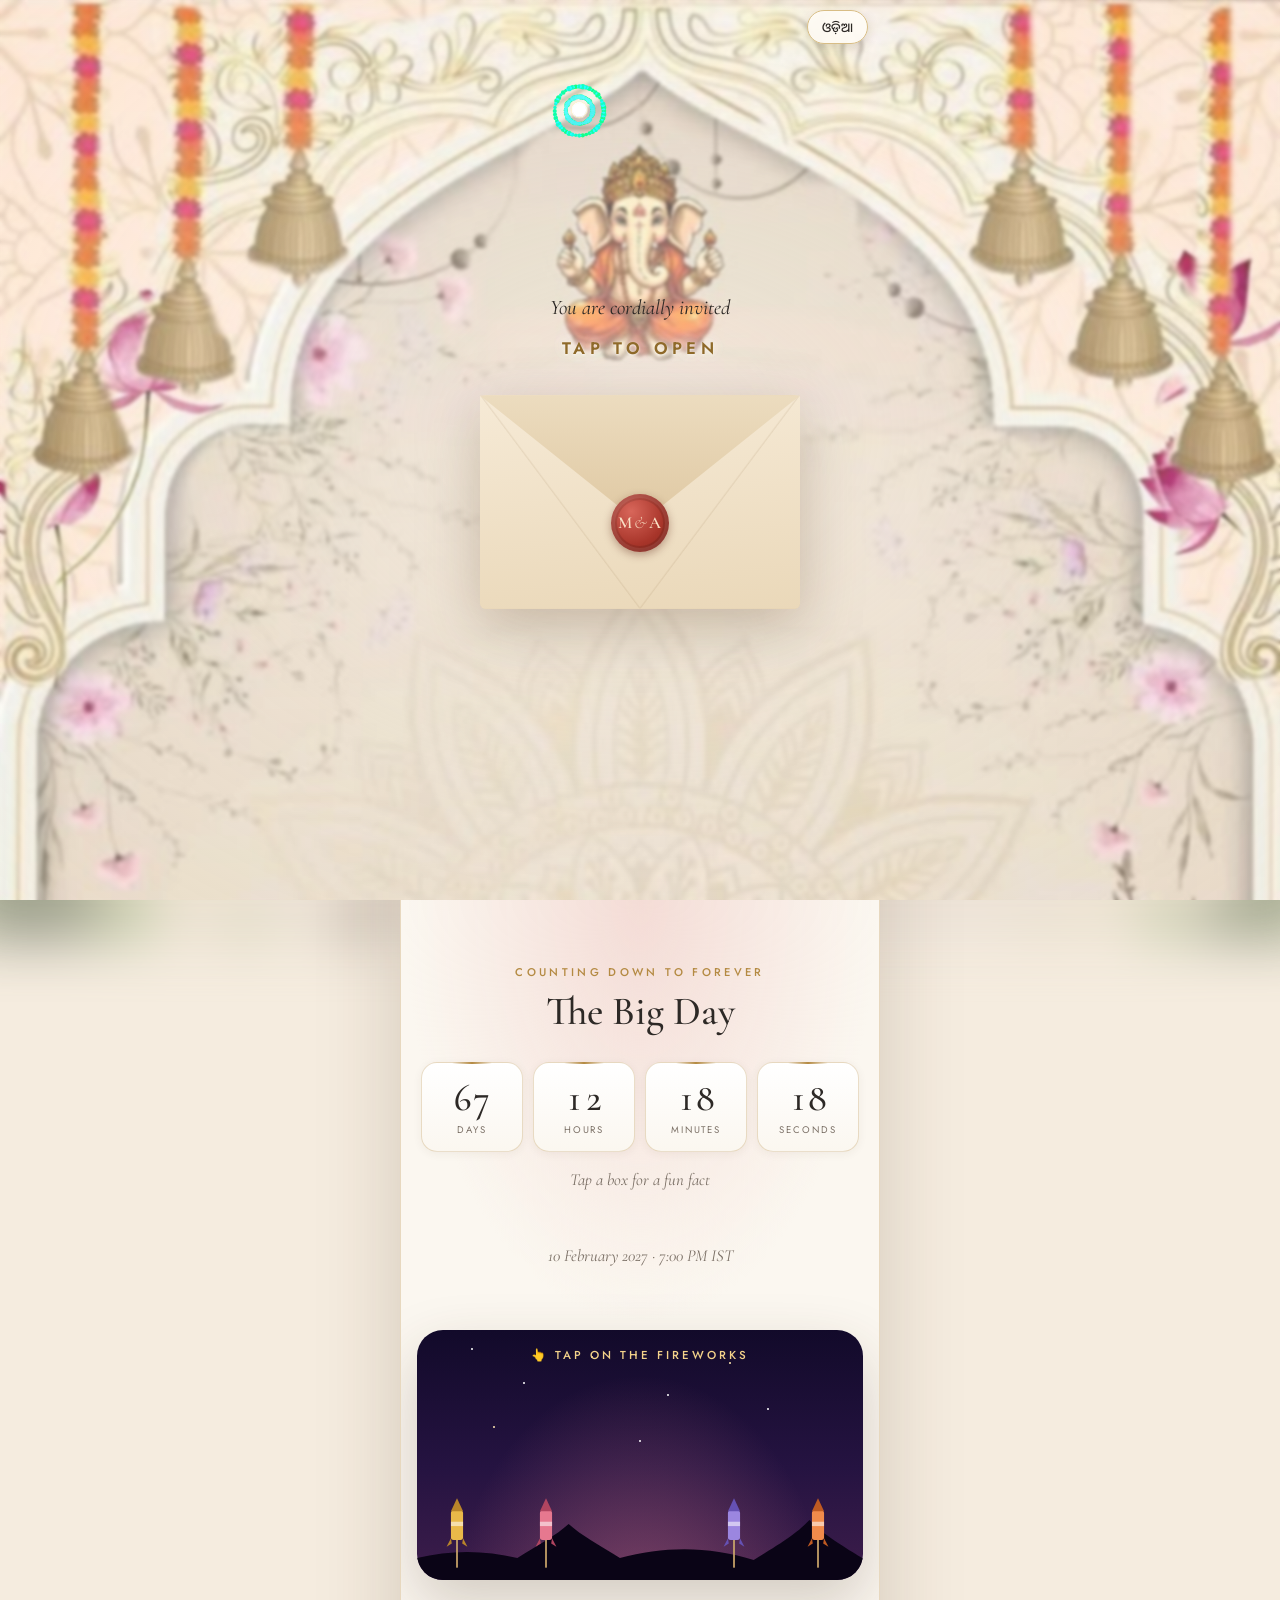
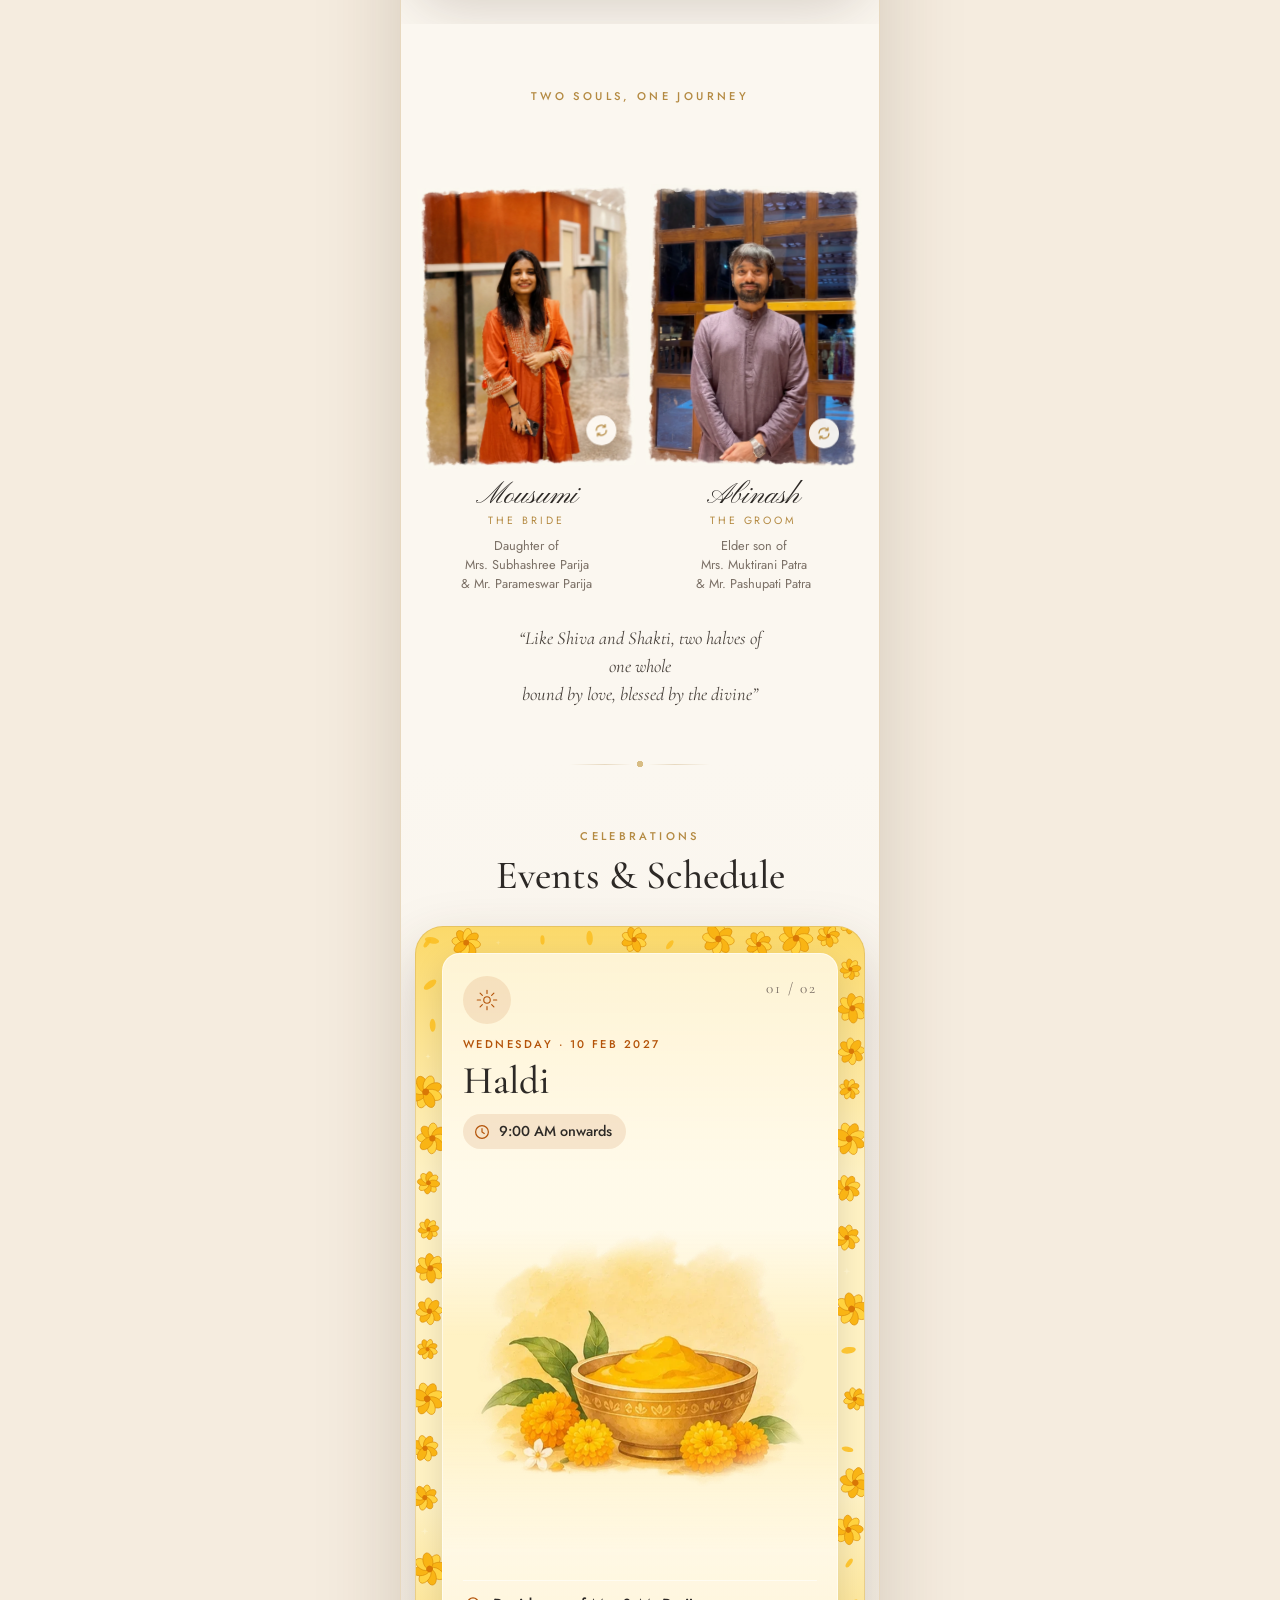
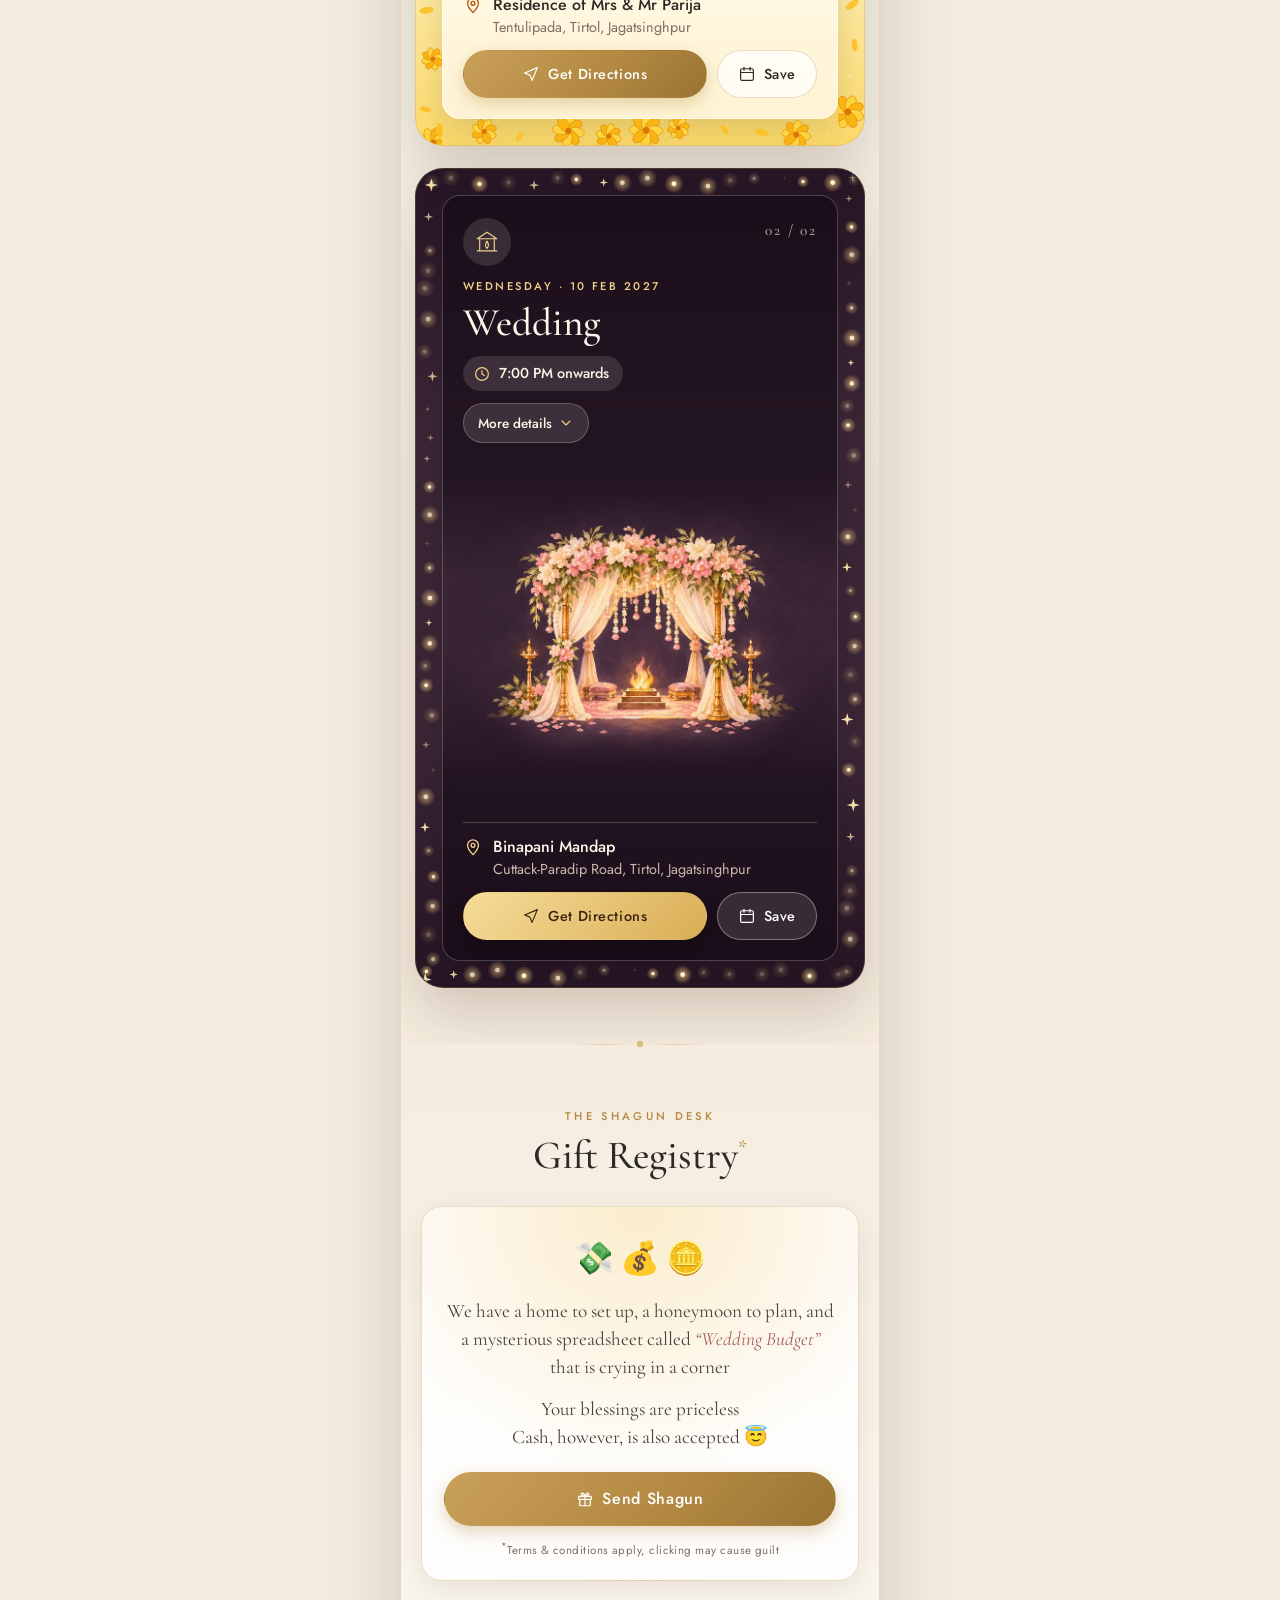
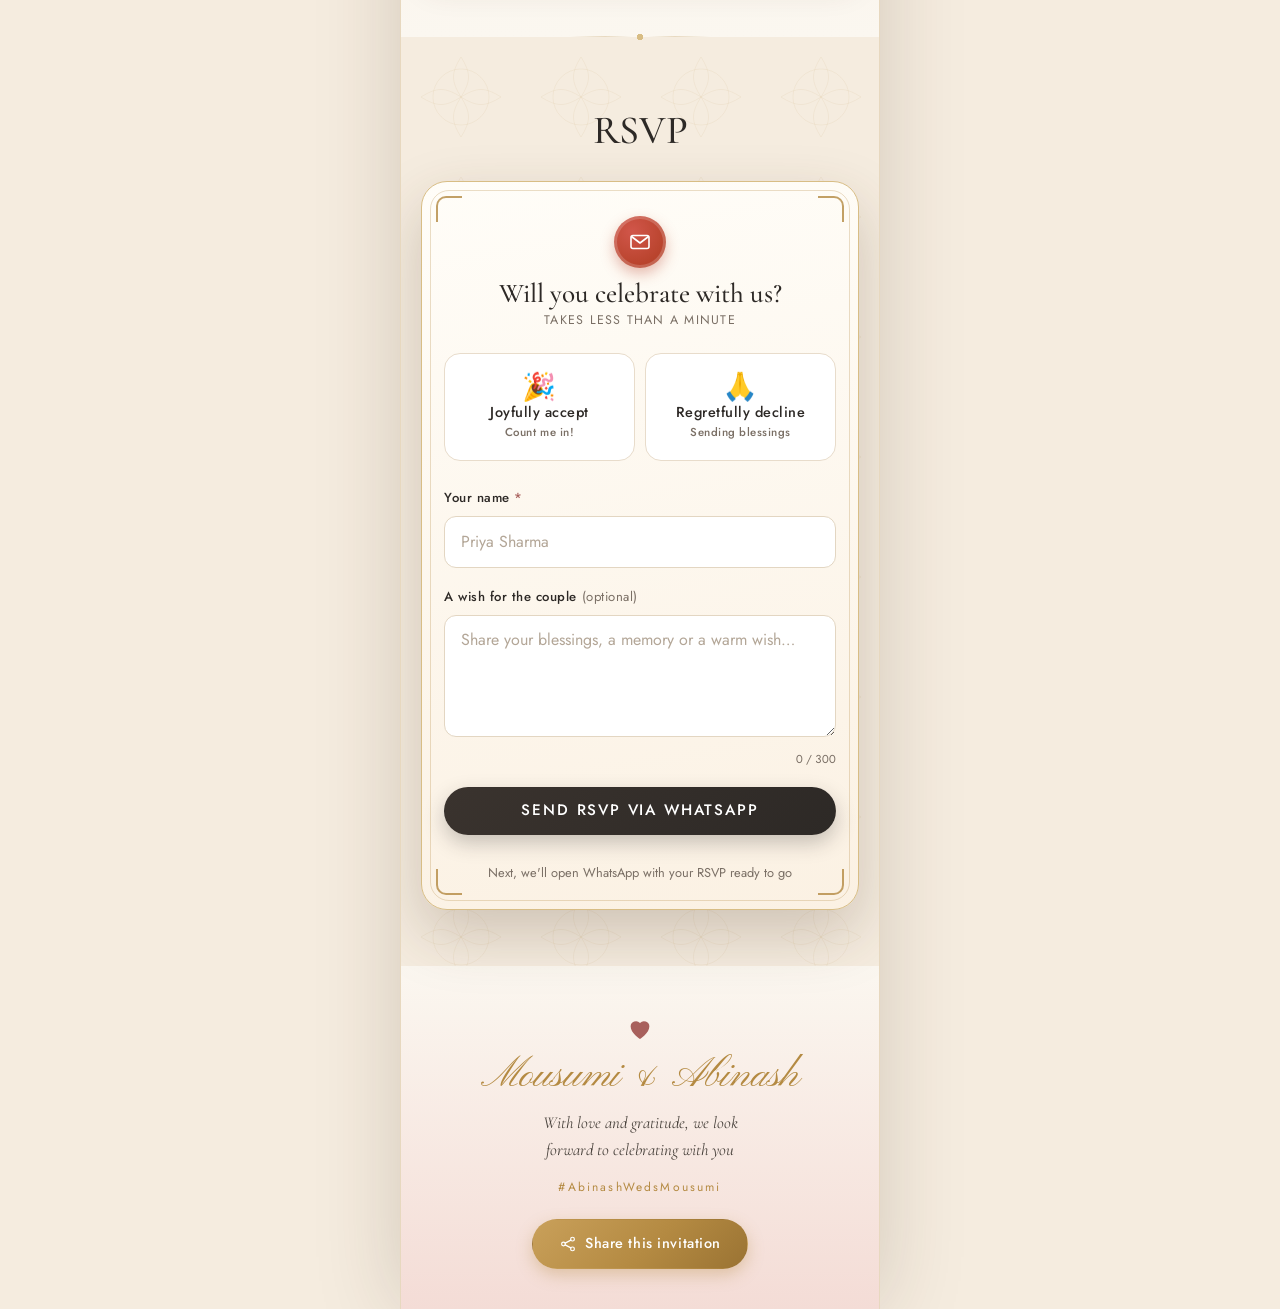
<file: pari/v2/index.html>
<!DOCTYPE html>
<html lang="en" class="no-js">
<head>
  <meta charset="UTF-8" />
  <meta name="viewport" content="width=device-width, initial-scale=1, viewport-fit=cover" />
  <meta name="theme-color" content="#f4ebdc" />
  <meta name="robots" content="noindex, nofollow" />
  <title>Mousumi &amp; Abinash · Wedding Invitation</title>
  <meta name="description" content="With the blessings of Lord Ganesha, join us for the wedding of Mousumi &amp; Abinash" />

  <!-- Social share preview (WhatsApp, Facebook, iMessage, Telegram, X ...). Image URLs must be absolute.
       The ?v= suffix makes apps fetch a fresh image when it changes (WhatsApp caches previews hard). -->
  <meta property="og:type" content="website" />
  <meta property="og:site_name" content="Mousumi &amp; Abinash" />
  <meta property="og:locale" content="en_IN" />
  <meta property="og:locale:alternate" content="or_IN" />
  <meta property="og:title" content="Mousumi &amp; Abinash · Wedding Invitation" />
  <meta property="og:description" content="Join us as we begin our forever · 10 February 2027 · Tirtol, Odisha" />
  <meta property="og:url" content="https://abinashpatra1.github.io/WeddingInvitation/pari/v2/" />
  <meta property="og:image" content="https://abinashpatra1.github.io/WeddingInvitation/assets/og-preview-bride.jpg?v=1" />
  <meta property="og:image:secure_url" content="https://abinashpatra1.github.io/WeddingInvitation/assets/og-preview-bride.jpg?v=1" />
  <meta property="og:image:type" content="image/jpeg" />
  <meta property="og:image:width" content="1200" />
  <meta property="og:image:height" content="630" />
  <meta property="og:image:alt" content="Wedding invitation of Mousumi &amp; Abinash, 10 February 2027, Tirtol, Odisha" />
  <meta name="twitter:card" content="summary_large_image" />
  <meta name="twitter:title" content="Mousumi &amp; Abinash · Wedding Invitation" />
  <meta name="twitter:description" content="Join us as we begin our forever · 10 February 2027 · Tirtol, Odisha" />
  <meta name="twitter:image" content="https://abinashpatra1.github.io/WeddingInvitation/assets/og-preview-bride.jpg?v=1" />
  <meta name="twitter:image:alt" content="Wedding invitation of Mousumi &amp; Abinash" />
  <link rel="canonical" href="https://abinashpatra1.github.io/WeddingInvitation/pari/v2/" />

  <link rel="icon" href="../../assets/favicon.svg" type="image/svg+xml" />
  <link rel="preload" as="image" href="../../assets/bg.jpg" />

  <!-- Fonts: Cormorant Garamond (serif headings), Pinyon Script (names), Jost (body), Tiro Devanagari Hindi (Om), Noto Sans Oriya (Odia text), Noto Serif Oriya (Odia names) -->
  <link rel="preconnect" href="https://fonts.googleapis.com" />
  <link rel="preconnect" href="https://fonts.gstatic.com" crossorigin />
  <link href="https://fonts.googleapis.com/css2?family=Cormorant+Garamond:ital,wght@0,400;0,500;0,600;1,400;1,500&family=Jost:wght@300;400;500;600&family=Pinyon+Script&family=Tiro+Devanagari+Hindi&family=Noto+Sans+Oriya:wght@400;500;600&family=Noto+Serif+Oriya:wght@400;500;600&display=swap" rel="stylesheet" />

  <link rel="stylesheet" href="../../css/styles.css" />
</head>
<body class="is-locked">

  <!-- ============ SVG ICON SPRITE ============ -->
  <svg width="0" height="0" style="position:absolute" aria-hidden="true">
    <symbol id="i-home" viewBox="0 0 24 24"><path d="M3 10.5 12 3l9 7.5V20a1 1 0 0 1-1 1h-5v-6h-6v6H4a1 1 0 0 1-1-1z" fill="none" stroke="currentColor" stroke-width="1.6" stroke-linejoin="round"/></symbol>
    <symbol id="i-calendar" viewBox="0 0 24 24"><g fill="none" stroke="currentColor" stroke-width="1.6" stroke-linecap="round"><rect x="3.5" y="5" width="17" height="15.5" rx="2"/><path d="M3.5 10h17M8 3v4M16 3v4"/></g></symbol>
    <symbol id="i-mail" viewBox="0 0 24 24"><g fill="none" stroke="currentColor" stroke-width="1.6" stroke-linejoin="round"><rect x="3" y="5.5" width="18" height="13" rx="2"/><path d="m3.5 6.5 8.5 6.5 8.5-6.5"/></g></symbol>
    <symbol id="i-gift" viewBox="0 0 24 24"><g fill="none" stroke="currentColor" stroke-width="1.6" stroke-linejoin="round"><rect x="3.5" y="8.5" width="17" height="4" rx="1"/><path d="M5 12.5V20a1 1 0 0 0 1 1h12a1 1 0 0 0 1-1v-7.5M12 8.5V21M12 8.5S10.5 3.5 8 4.2C6 4.8 7 8.5 12 8.5zm0 0s1.5-5 4-4.3c2 .6 1 4.3-4 4.3z"/></g></symbol>
    <symbol id="i-share" viewBox="0 0 24 24"><g fill="none" stroke="currentColor" stroke-width="1.6" stroke-linecap="round"><circle cx="18" cy="5.5" r="2.5"/><circle cx="6" cy="12" r="2.5"/><circle cx="18" cy="18.5" r="2.5"/><path d="m8.2 10.8 7.6-4M8.2 13.2l7.6 4"/></g></symbol>
    <symbol id="i-clock" viewBox="0 0 24 24"><g fill="none" stroke="currentColor" stroke-width="1.6" stroke-linecap="round"><circle cx="12" cy="12" r="8.5"/><path d="M12 7.5V12l3 2"/></g></symbol>
    <symbol id="i-pin" viewBox="0 0 24 24"><g fill="none" stroke="currentColor" stroke-width="1.6"><path d="M12 21s-6.5-6.1-6.5-11a6.5 6.5 0 0 1 13 0c0 4.9-6.5 11-6.5 11z" stroke-linejoin="round"/><circle cx="12" cy="10" r="2.3"/></g></symbol>
    <symbol id="i-nav" viewBox="0 0 24 24"><path d="M20.5 3.5 3.5 10.6l7 2.9 2.9 7z" fill="none" stroke="currentColor" stroke-width="1.6" stroke-linejoin="round"/></symbol>
    <symbol id="i-copy" viewBox="0 0 24 24"><g fill="none" stroke="currentColor" stroke-width="1.6" stroke-linejoin="round"><rect x="8.5" y="8.5" width="12" height="12" rx="2"/><path d="M15.5 8.5V5.5a2 2 0 0 0-2-2h-8a2 2 0 0 0-2 2v8a2 2 0 0 0 2 2h3"/></g></symbol>
    <symbol id="i-check" viewBox="0 0 24 24"><path d="m5 12.5 4.5 4.5L19 7.5" fill="none" stroke="currentColor" stroke-width="2" stroke-linecap="round" stroke-linejoin="round"/></symbol>
    <symbol id="i-heart" viewBox="0 0 24 24"><path d="M12 20s-7.5-4.6-7.5-10.2A4.3 4.3 0 0 1 12 7.2a4.3 4.3 0 0 1 7.5 2.6C19.5 15.4 12 20 12 20z" fill="none" stroke="currentColor" stroke-width="1.6" stroke-linejoin="round"/></symbol>
    <symbol id="i-whatsapp" viewBox="0 0 24 24"><path d="M12 3.2a8.8 8.8 0 0 0-7.6 13.2L3.2 20.8l4.5-1.2A8.8 8.8 0 1 0 12 3.2zm4.4 12.1c-.2.6-1.1 1.1-1.6 1.2-.4 0-.9.1-2.9-.7-2.5-1-4-3.5-4.1-3.7-.1-.2-1-1.3-1-2.5s.6-1.8.9-2c.2-.3.5-.3.7-.3h.5c.2 0 .4 0 .6.5l.8 1.9c.1.2.1.3 0 .5l-.3.5-.4.4c-.1.1-.3.3-.1.6.2.3.7 1.2 1.6 1.9 1.1.9 2 1.2 2.3 1.4.3.1.4.1.6-.1l.8-1c.2-.3.4-.2.6-.1l1.9.9c.3.1.4.2.5.3.1.2.1.7-.1 1.3z" fill="currentColor"/></symbol>
    <symbol id="i-chevron" viewBox="0 0 24 24"><path d="m6 9 6 6 6-6" fill="none" stroke="currentColor" stroke-width="1.6" stroke-linecap="round" stroke-linejoin="round"/></symbol>
    <symbol id="i-haldi" viewBox="0 0 32 32"><g fill="none" stroke="currentColor" stroke-width="1.4" stroke-linecap="round"><circle cx="16" cy="16" r="4"/><path d="M16 4v4M16 24v4M4 16h4M24 16h4M7.5 7.5l2.8 2.8M21.7 21.7l2.8 2.8M7.5 24.5l2.8-2.8M21.7 10.3l2.8-2.8"/></g></symbol>
    <symbol id="i-rings" viewBox="0 0 32 32"><g fill="none" stroke="currentColor" stroke-width="1.4"><circle cx="12" cy="19" r="7"/><circle cx="20" cy="19" r="7"/><path d="m10 8 2-3h0l2 3-2 2z" stroke-linejoin="round"/></g></symbol>
    <symbol id="i-glass" viewBox="0 0 32 32"><g fill="none" stroke="currentColor" stroke-width="1.4" stroke-linecap="round" stroke-linejoin="round"><path d="M7 5h7l-.6 7a2.9 2.9 0 0 1-5.8 0zM10.5 15v10M8 25h5M18 5h7l-.6 7a2.9 2.9 0 0 1-5.8 0zM21.5 15v10M19 25h5"/></g></symbol>
    <symbol id="i-upi" viewBox="0 0 24 24"><g fill="none" stroke="currentColor" stroke-width="1.6" stroke-linejoin="round"><rect x="6" y="2.5" width="12" height="19" rx="2.5"/><path d="M10.5 18.5h3"/></g></symbol>
    <symbol id="i-bank" viewBox="0 0 24 24"><g fill="none" stroke="currentColor" stroke-width="1.6" stroke-linejoin="round" stroke-linecap="round"><path d="M3 9.5 12 4l9 5.5zM5 10v8M9.5 10v8M14.5 10v8M19 10v8M3 20.5h18"/></g></symbol>
    <symbol id="i-music" viewBox="0 0 32 32"><g fill="none" stroke="currentColor" stroke-width="1.4" stroke-linecap="round" stroke-linejoin="round"><circle cx="10" cy="23" r="3.6"/><circle cx="23" cy="20" r="3.6"/><path d="M13.6 23V8l13-3v15M13.6 12.5l13-3"/></g></symbol>
    <symbol id="i-mandap" viewBox="0 0 32 32"><g fill="none" stroke="currentColor" stroke-width="1.4" stroke-linecap="round" stroke-linejoin="round"><path d="M4 12 16 4l12 8zM7 12v15M25 12v15M4 27h24M16 24c-3-3-2-6 0-9 2 3 3 6 0 9z"/></g></symbol>
    <symbol id="i-flip" viewBox="0 0 24 24"><g fill="none" stroke="currentColor" stroke-width="1.8" stroke-linecap="round" stroke-linejoin="round"><path d="M4.5 12a7.5 7.5 0 0 1 13-5.1M19.5 12a7.5 7.5 0 0 1-13 5.1M18 3.5v4h-4M6 20.5v-4h4"/></g></symbol>
  </svg>

  <!-- ============ ENVELOPE OPENER ============ -->
  <div class="opener" id="opener" role="dialog" aria-modal="true" aria-labelledby="opener-label">
    <div class="opener__veil" aria-hidden="true"></div>

    <p class="opener__hint opener__hint--above" id="opener-label">
      <span class="opener__for"><span data-or="ଆପଣଙ୍କୁ ସାଦର ନିମନ୍ତ୍ରଣ">You are cordially invited</span></span>
      <span class="opener__tap"><span data-or="ଖୋଲିବାକୁ ଟାପ୍ କରନ୍ତୁ">Tap to open</span></span>
    </p>

    <button class="envelope" id="envelope" type="button" aria-describedby="opener-label">
      <span class="envelope__back" aria-hidden="true"></span>
      <span class="envelope__letter" aria-hidden="true">
        <span class="envelope__letter-om">ॐ</span>
        <span class="envelope__letter-names"><span data-or="ମୌସୁମୀ">Mousumi</span> <em><span data-or="ଓ">&amp;</span></em> <span data-or="ଅବିନାଶ">Abinash</span></span>
        <span class="envelope__letter-line">10 · 02 · 2027</span>
      </span>
      <span class="envelope__pocket" aria-hidden="true"></span>
      <span class="envelope__flap" aria-hidden="true"></span>
      <span class="envelope__seal" aria-hidden="true"><span><span data-or="ମ&lt;i&gt;ଓ&lt;/i&gt;ଅ">M<i>&amp;</i>A</span></span></span>
      <span class="sr-only">Open the invitation</span>
    </button>


  </div>

  <!-- ============ APP SHELL ============ -->
  <div class="app" id="app">

    <!-- HERO -->
    <header class="hero" id="home">
      <div class="hero__petals" aria-hidden="true">
        <i></i><i></i><i></i><i></i><i></i><i></i><i></i><i></i>
      </div>

      <div class="hero__content">
        <button class="hero__mantra" type="button" lang="or" id="mantra" aria-label="Tap for a blessing">॥ ଶ୍ରୀ ଗଣେଶାୟ ନମଃ ॥</button>
        <span class="divider" aria-hidden="true"></span>
        <p class="hero__lead"><span data-or="ଆମ ସହ ଆନନ୍ଦ ବାଣ୍ଟିବାକୁ ଆସନ୍ତୁ">Join us for</span></p>
        <p class="hero__the"><span data-or="ଶୁଭ ବିବାହ ଉତ୍ସବ">The Wedding of</span></p>
        <h1 class="hero__names" data-order="mo-ab">
          <span class="hero__name" data-n="mo" data-or="ମୌସୁମୀ">Mousumi</span>
          <span class="hero__amp"><span data-or="ଓ">&amp;</span></span>
          <span class="hero__name" data-n="ab" data-or="ଅବିନାଶ">Abinash</span>
        </h1>
        <p class="hero__date">
          <time datetime="2027-02-10"><span data-or="ବୁଧବାର · ୧୦ ଫେବୃଆରୀ ୨୦୨୭ · ସନ୍ଧ୍ୟା ୭:୦୦">Wednesday · 10 February 2027</span></time>
          <span class="hero__tithi" lang="or">ଫାଲ୍ଗୁନ କୃଷ୍ଣ ପକ୍ଷ, ନବମୀ ତିଥି</span>
        </p>
        <p class="hero__place"><span data-or="ତିର୍ତୋଲ, ଓଡ଼ିଶା">Tirtol, Odisha</span></p>
      </div>

      <a class="scroll-cue" href="#countdown" aria-label="Scroll to details">
        <span class="scroll-cue__mouse" aria-hidden="true"><span></span></span>
      </a>
    </header>

    <main>

      <!-- COUNTDOWN -->
      <section class="section section--countdown" id="countdown" aria-labelledby="countdown-title">
        <p class="eyebrow reveal"><span data-or="ଚିରସାଥୀ ହେବାର ଗଣନା">Counting down to forever</span></p>
        <h2 class="section__title reveal" id="countdown-title"><span data-or="ଶୁଭ ଦିନ">The Big Day</span></h2>
        <div class="countdown reveal" id="countdown-timer" role="timer" aria-live="off">
          <button type="button" class="countdown__unit" data-fact="days"><span class="countdown__num" data-unit="days">--</span><span class="countdown__label"><span data-or="ଦିନ">Days</span></span></button>
          <button type="button" class="countdown__unit" data-fact="hours"><span class="countdown__num" data-unit="hours">--</span><span class="countdown__label"><span data-or="ଘଣ୍ଟା">Hours</span></span></button>
          <button type="button" class="countdown__unit" data-fact="minutes"><span class="countdown__num" data-unit="minutes">--</span><span class="countdown__label"><span data-or="ମିନିଟ୍">Minutes</span></span></button>
          <button type="button" class="countdown__unit" data-fact="seconds"><span class="countdown__num" data-unit="seconds">--</span><span class="countdown__label"><span data-or="ସେକେଣ୍ଡ">Seconds</span></span></button>
        </div>
        <p class="countdown__fact" id="countdown-fact" aria-live="polite">Tap a box for a fun fact</p>
        <p class="countdown__done" id="countdown-done" hidden><span data-or="ଆମେ ବିବାହିତ! ଆପଣଙ୍କ ଆଶୀର୍ବାଦ ପାଇଁ ଧନ୍ୟବାଦ ✨">We're married! Thank you for your blessings ✨</span></p>
        <p class="section__note reveal"><span data-or="୧୦ ଫେବୃଆରୀ ୨୦୨୭ · ସନ୍ଧ୍ୟା ୭:୦୦ (IST)">10 February 2027 · 7:00 PM IST</span></p>
      </section>

      <!-- FIREWORKS: tap a rocket, it flies up and bursts -->
      <section class="sky" id="sky" aria-label="Fireworks">
        <div class="sky__stage reveal">
          <p class="sky__hint" id="sky-hint"><span class="sky__hand" aria-hidden="true">👆</span> <span data-or="ଆତସବାଜିରେ ଟାପ୍ କରନ୍ତୁ">Tap on the fireworks</span></p>
          <div class="sky__ground" aria-hidden="true"></div>
          <div class="sky__rockets">
            <button class="rocket" type="button" style="left:9%;--c:#e9b949;--c2:#b9852a" data-kind="willow" data-hue="44" aria-label="Launch a firework">
              <svg viewBox="0 0 30 80" aria-hidden="true"><g class="rocket__body"><rect x="14" y="44" width="2" height="36" fill="#c9a56a"/><path class="flame" d="M10.5 50 Q15 76 19.5 50Z" fill="#ffb347"/><path d="M8 46 L3 56 L9 52Z M22 46 L27 56 L21 52Z" fill="var(--c2)"/><rect x="8" y="14" width="14" height="34" rx="3" fill="var(--c)"/><rect x="8" y="27" width="14" height="5" fill="#fff" opacity=".55"/><path d="M8 15 L15 0 L22 15Z" fill="var(--c2)"/></g></svg>
            </button>
            <button class="rocket" type="button" style="left:29%;--c:#e6788f;--c2:#b04560" data-kind="heart" data-hue="340" aria-label="Launch a firework">
              <svg viewBox="0 0 30 80" aria-hidden="true"><g class="rocket__body"><rect x="14" y="44" width="2" height="36" fill="#c9a56a"/><path class="flame" d="M10.5 50 Q15 76 19.5 50Z" fill="#ffb347"/><path d="M8 46 L3 56 L9 52Z M22 46 L27 56 L21 52Z" fill="var(--c2)"/><rect x="8" y="14" width="14" height="34" rx="3" fill="var(--c)"/><rect x="8" y="27" width="14" height="5" fill="#fff" opacity=".55"/><path d="M8 15 L15 0 L22 15Z" fill="var(--c2)"/></g></svg>
            </button>
            <button class="rocket" type="button" style="left:50%;--c:#7fc4a8;--c2:#4a8b72" data-kind="ring" data-hue="160" aria-label="Launch a firework">
              <svg viewBox="0 0 30 80" aria-hidden="true"><g class="rocket__body"><rect x="14" y="44" width="2" height="36" fill="#c9a56a"/><path class="flame" d="M10.5 50 Q15 76 19.5 50Z" fill="#ffb347"/><path d="M8 46 L3 56 L9 52Z M22 46 L27 56 L21 52Z" fill="var(--c2)"/><rect x="8" y="14" width="14" height="34" rx="3" fill="var(--c)"/><rect x="8" y="27" width="14" height="5" fill="#fff" opacity=".55"/><path d="M8 15 L15 0 L22 15Z" fill="var(--c2)"/></g></svg>
            </button>
            <button class="rocket" type="button" style="left:71%;--c:#9b86e0;--c2:#6551b4" data-kind="peony" data-hue="265" aria-label="Launch a firework">
              <svg viewBox="0 0 30 80" aria-hidden="true"><g class="rocket__body"><rect x="14" y="44" width="2" height="36" fill="#c9a56a"/><path class="flame" d="M10.5 50 Q15 76 19.5 50Z" fill="#ffb347"/><path d="M8 46 L3 56 L9 52Z M22 46 L27 56 L21 52Z" fill="var(--c2)"/><rect x="8" y="14" width="14" height="34" rx="3" fill="var(--c)"/><rect x="8" y="27" width="14" height="5" fill="#fff" opacity=".55"/><path d="M8 15 L15 0 L22 15Z" fill="var(--c2)"/></g></svg>
            </button>
            <button class="rocket" type="button" style="left:90%;--c:#f08a4b;--c2:#bf5a22" data-kind="peony" data-hue="22" aria-label="Launch a firework">
              <svg viewBox="0 0 30 80" aria-hidden="true"><g class="rocket__body"><rect x="14" y="44" width="2" height="36" fill="#c9a56a"/><path class="flame" d="M10.5 50 Q15 76 19.5 50Z" fill="#ffb347"/><path d="M8 46 L3 56 L9 52Z M22 46 L27 56 L21 52Z" fill="var(--c2)"/><rect x="8" y="14" width="14" height="34" rx="3" fill="var(--c)"/><rect x="8" y="27" width="14" height="5" fill="#fff" opacity=".55"/><path d="M8 15 L15 0 L22 15Z" fill="var(--c2)"/></g></svg>
            </button>
          </div>
        </div>
      </section>

      <!-- COUPLE -->
      <section class="section section--couple" id="couple" aria-labelledby="couple-title">
        <p class="eyebrow reveal"><span data-or="ଦୁଇ ଆତ୍ମା, ଗୋଟିଏ ଯାତ୍ରା">Two souls, one journey</span></p>
        <h2 class="section__title reveal" id="couple-title"><span data-or="ଦମ୍ପତି">The Couple</span></h2>

        <div class="couple">
          <figure class="couple__card reveal">
            <button class="flip" type="button" aria-pressed="false" aria-label="Tap to flip the photo of Mousumi">
              <span class="flip__face flip__front">
                <!-- Photo: edit tools/source/couple-bride.webp, then run tools/prepare-couple-photos.py -->
                <img src="../../assets/bride.webp" alt="Portrait of Mousumi" width="900" height="1200" loading="lazy" decoding="async" />
                <span class="flip__badge" aria-hidden="true"><svg><use href="#i-flip"/></svg></span>
              </span>
              <span class="flip__face flip__back" aria-hidden="true" style="background-image:url('../../assets/back-bride.webp')">
                <span class="flip__inner">
                  <span class="flip__q"><span data-or="ଜାଣିଥିଲେ କି?">Did you know?</span></span>
                  <span class="flip__fact"><span data-or="ସେ ଯେକୌଣସି ଜିନିଷର ସବୁଠୁ ସୁନ୍ଦର ରଙ୍ଗ ଦୂରରୁ ଚିହ୍ନିପାରେ 🎨">She can spot the perfect shade of anything from a mile away 🎨</span></span>
                  <svg class="flip__heart" viewBox="0 0 24 24" aria-hidden="true"><path d="M12 20s-7.5-4.6-7.5-10.2A4.3 4.3 0 0 1 12 7.2a4.3 4.3 0 0 1 7.5 2.6C19.5 15.4 12 20 12 20z" fill="currentColor"/></svg>
                </span>
              </span>
            </button>
            <figcaption>
              <span class="couple__prefix" lang="or">ଆୟୁଷ୍ମତି</span>
              <span class="couple__name" data-or="ମୌସୁମୀ">Mousumi</span>
              <span class="couple__role">The Bride</span>
              <span class="couple__kin"><span data-or="ଶୁଭଶ୍ରୀ ପରିଜା ଓ&lt;br /&gt;ପରମେଶ୍ୱର ପରିଜାଙ୍କର,&lt;br /&gt;ପୁତ୍ରୀ">Daughter of<br />Mrs. Subhashree Parija<br />&amp; Mr. Parameswar Parija</span></span>
            </figcaption>
          </figure>
          <figure class="couple__card reveal">
            <button class="flip" type="button" aria-pressed="false" aria-label="Tap to flip the photo of Abinash">
              <span class="flip__face flip__front">
                <!-- Photo: edit tools/source/couple-groom.webp, then run tools/prepare-couple-photos.py -->
                <img src="../../assets/groom.webp" alt="Portrait of Abinash" width="900" height="1200" loading="lazy" decoding="async" />
                <span class="flip__badge" aria-hidden="true"><svg><use href="#i-flip"/></svg></span>
              </span>
              <span class="flip__face flip__back" aria-hidden="true" style="background-image:url('../../assets/back-groom.webp')">
                <span class="flip__inner">
                  <span class="flip__q"><span data-or="ଜାଣିଥିଲେ କି?">Did you know?</span></span>
                  <span class="flip__fact"><span data-or="ସେ କହେ ସେ ରାନ୍ଧିପାରେ, ବିଚାର ଆପଣ କରନ୍ତୁ! 🍳">He says he can cook, we'll let you be the judge! 🍳</span></span>
                  <svg class="flip__heart" viewBox="0 0 24 24" aria-hidden="true"><path d="M12 20s-7.5-4.6-7.5-10.2A4.3 4.3 0 0 1 12 7.2a4.3 4.3 0 0 1 7.5 2.6C19.5 15.4 12 20 12 20z" fill="currentColor"/></svg>
                </span>
              </span>
            </button>
            <figcaption>
              <span class="couple__prefix" lang="or">ଆୟୁଷ୍ମାନ</span>
              <span class="couple__name" data-or="ଅବିନାଶ">Abinash</span>
              <span class="couple__role">The Groom</span>
              <span class="couple__kin"><span data-or="ମୁକ୍ତିରାଣୀ ପାତ୍ର ଓ&lt;br /&gt;ପଶୁପତି ପାତ୍ରଙ୍କର,&lt;br /&gt;ଜ୍ୟେଷ୍ଠ ପୁତ୍ର">Elder son of<br />Mrs. Muktirani Patra<br />&amp; Mr. Pashupati Patra</span></span>
            </figcaption>
          </figure>
          <div class="couple__hearts" aria-hidden="true"><i></i><i></i><i></i><i></i><i></i></div>
        </div>

        <blockquote class="quote reveal">
          <p><span class="quote__line"><span data-or="“ଶିବ ଓ ଶକ୍ତିଙ୍କ ପରି, ଗୋଟିଏ ସମ୍ପୂର୍ଣ୍ଣତାର ଦୁଇ ଅଂଶ">“Like Shiva and Shakti, two halves of one whole</span></span> <span class="quote__line"><span data-or="ପ୍ରେମରେ ବାନ୍ଧି, ଭଗବାନଙ୍କ ଆଶୀର୍ବାଦରେ ଧନ୍ୟ”">bound by love, blessed by the divine”</span></span></p>
        </blockquote>
      </section>

      <!-- EVENTS -->
      <section class="section section--events" id="events" aria-labelledby="events-title">
        <p class="eyebrow reveal"><span data-or="ଉତ୍ସବ">Celebrations</span></p>
        <h2 class="section__title reveal" id="events-title"><span data-or="କାର୍ଯ୍ୟକ୍ରମ ସୂଚୀ">Events &amp; Schedule</span></h2>

        <ol class="events">

          <li data-fx="haldi" class="event event--haldi reveal"
              data-title="Haldi · Abinash &amp; Mousumi"
              data-start="2027-02-10T09:00:00+05:30" data-end="2027-02-10T13:00:00+05:30"
              data-location="Residence of Mrs &amp; Mr Parija, Tentulipada, Tirtol, Jagatsinghpur">
            <span class="event__frame" aria-hidden="true"></span>
            <div class="event__panel">
              <div class="event__head">
                <span class="event__count" aria-hidden="true"><span data-or="୦୧ / ୦୨">01 / 02</span></span>
                <button class="event__icon" type="button" aria-label="Haldi: tap for a little surprise"><svg aria-hidden="true"><use href="#i-haldi"/></svg></button>
                <span class="event__tap" aria-hidden="true"><span data-or="ଏଠାରେ ଟାପ୍ କରନ୍ତୁ">Tap here</span></span>
                <p class="event__day"><span data-or="ବୁଧବାର · ୧୦ ଫେବୃଆରୀ ୨୦୨୭">Wednesday · 10 Feb 2027</span></p>
                <h3 class="event__name"><span data-or="ହଳଦୀ">Haldi</span></h3>
                <p class="event__time"><svg aria-hidden="true"><use href="#i-clock"/></svg><span data-or="ସକାଳ ୯:୦୦ ଠାରୁ">9:00 AM onwards</span></p>
                
              </div>
              <div class="event__mid" aria-hidden="true">
                <img class="event__paint" src="../../assets/events/paint-haldi.webp" alt="" loading="lazy" decoding="async" />
              </div>
              <div class="event__foot">
                <div class="event__venue">
                  <svg aria-hidden="true"><use href="#i-pin"/></svg>
                  <p><strong><span data-or="ଶ୍ରୀମତୀ ଓ ଶ୍ରୀ ପରିଜାଙ୍କ ବାସଭବନ">Residence of Mrs &amp; Mr Parija</span></strong><br /><span data-or="ତେନ୍ତୁଳିପଦା, ତିର୍ତୋଲ, ଜଗତସିଂହପୁର">Tentulipada, Tirtol, Jagatsinghpur</span></p>
                </div>
                <div class="event__actions">
                  <a class="btn btn--gold" target="_blank" rel="noopener" href="https://maps.app.goo.gl/33aai4weEGtk834v9">
                    <svg aria-hidden="true"><use href="#i-nav"/></svg><span data-or="ରାସ୍ତା ଦେଖନ୍ତୁ">Get Directions</span>
                  </a>
                  <button class="btn btn--ghost js-ics" type="button" aria-label="Save Haldi to calendar">
                    <svg aria-hidden="true"><use href="#i-calendar"/></svg><span data-or="ସେଭ୍ କରନ୍ତୁ">Save</span>
                  </button>
                </div>
              </div>
            </div>
          </li>

          <li data-fx="wedding" class="event event--wedding event--dark event--main reveal"
              data-title="Wedding · Abinash &amp; Mousumi"
              data-start="2027-02-10T19:00:00+05:30" data-end="2027-02-11T07:00:00+05:30"
              data-location="Binapani Mandap, Cuttack-Paradip Road, Tirtol, Jagatsinghpur">
            <span class="event__frame" aria-hidden="true"></span>
            <div class="event__panel">
              <div class="event__head">
                <span class="event__count" aria-hidden="true"><span data-or="୦୨ / ୦୨">02 / 02</span></span>
                <button class="event__icon" type="button" aria-label="Wedding: tap for a little surprise"><svg aria-hidden="true"><use href="#i-mandap"/></svg></button>
                <span class="event__tap" aria-hidden="true"><span data-or="ଏଠାରେ ଟାପ୍ କରନ୍ତୁ">Tap here</span></span>
                <p class="event__day"><span data-or="ବୁଧବାର · ୧୦ ଫେବୃଆରୀ ୨୦୨୭">Wednesday · 10 Feb 2027</span></p>
                <h3 class="event__name"><span data-or="ବିବାହ">Wedding</span></h3>
                <p class="event__time"><svg aria-hidden="true"><use href="#i-clock"/></svg><span data-or="ସନ୍ଧ୍ୟା ୭:୦୦ ଠାରୁ">7:00 PM onwards</span></p>
                <details class="more">
                  <summary><span data-or="ଅଧିକ ବିବରଣୀ">More details</span><svg aria-hidden="true"><use href="#i-chevron"/></svg></summary>
                  <ol class="timeline" aria-label="Wedding day order of events"><li><time><span data-or="ରାତି ୧୦:୦୦">10:00 PM</span></time><span><span data-or="ବରଯାତ୍ରା">Baarat</span></span></li><li><time><span data-or="ରାତି ୧୧:୦୦">11:00 PM</span></time><span><span data-or="ବରମାଳା">Varmala</span></span></li><li><time><span data-or="ରାତି ୧:୦୦">1:00 AM</span><small><span data-or="୧୧ ଫେବୃ">11 Feb</span></small></time><span><span data-or="ହାତଗଣ୍ଠି / ବାହାଘର">Hata Ganthi / Bahaghara</span></span></li><li><time><span data-or="ସକାଳ ୬:୦୦">6:00 AM</span><small><span data-or="୧୧ ଫେବୃ">11 Feb</span></small></time><span><span data-or="ବିଦାୟ">Bidai</span></span></li></ol>
                </details>
              </div>
              <div class="event__mid" aria-hidden="true">
                <img class="event__paint" src="../../assets/events/paint-wedding.webp" alt="" loading="lazy" decoding="async" />
              </div>
              <div class="event__foot">
                <div class="event__venue">
                  <svg aria-hidden="true"><use href="#i-pin"/></svg>
                  <p><strong><span data-or="ବୀଣାପାଣି ମଣ୍ଡପ">Binapani Mandap</span></strong><br /><span data-or="କଟକ-ପାରାଦୀପ ରୋଡ୍, ତିର୍ତୋଲ, ଜଗତସିଂହପୁର">Cuttack-Paradip Road, Tirtol, Jagatsinghpur</span></p>
                </div>
                <div class="event__actions">
                  <a class="btn btn--gold" target="_blank" rel="noopener" href="https://maps.app.goo.gl/RopJnxUpWHEfgMF47">
                    <svg aria-hidden="true"><use href="#i-nav"/></svg><span data-or="ରାସ୍ତା ଦେଖନ୍ତୁ">Get Directions</span>
                  </a>
                  <button class="btn btn--ghost js-ics" type="button" aria-label="Save Wedding to calendar">
                    <svg aria-hidden="true"><use href="#i-calendar"/></svg><span data-or="ସେଭ୍ କରନ୍ତୁ">Save</span>
                  </button>
                </div>
              </div>
            </div>
          </li>
        </ol>
      </section>

      <!-- GIFTS (the humorous one) -->
      <section class="section section--gifts" id="gifts" aria-labelledby="gifts-title">
        <p class="eyebrow reveal"><span data-or="ଶଗୁଣ କାଉଣ୍ଟର">The Shagun Desk</span></p>
        <h2 class="section__title reveal" id="gifts-title"><span data-or="ଉପହାର ତାଲିକା&lt;sup&gt;*&lt;/sup&gt;">Gift Registry<sup>*</sup></span></h2>

        <div class="shagun card reveal">
          <div class="shagun__coins" aria-hidden="true"><span>💸</span><span>💰</span><span>🪙</span></div>
          <p class="shagun__pitch"><span data-or="ଆମକୁ ଘର ସଜାଇବାକୁ ଅଛି, ହନିମୁନ୍ ଯୋଜନା କରିବାକୁ ଅଛି, ଆଉ &lt;em&gt;“ବିବାହ ବଜେଟ୍”&lt;/em&gt; ନାମକ ଏକ ରହସ୍ୟମୟ ସ୍ପ୍ରେଡ୍‌ସିଟ୍ କୋଣରେ କାନ୍ଦୁଛି">We have a home to set up, a honeymoon to plan, and a mysterious spreadsheet called <em>“Wedding Budget”</em> that is crying in a corner</span></p>
          <p class="shagun__pitch"><span data-or="ଆପଣଙ୍କ ଆଶୀର୍ବାଦ ଅମୂଲ୍ୟ&lt;br /&gt;ହେଲେ, ନଗଦ ଟଙ୍କା ମଧ୍ୟ ଗ୍ରହଣୀୟ 😇">Your blessings are priceless<br />Cash, however, is also accepted 😇</span></p>
          <button class="btn btn--gold btn--block shagun__btn" type="button" id="shagun-btn">
            <svg aria-hidden="true"><use href="#i-gift"/></svg><span data-or="ଶଗୁଣ ପଠାନ୍ତୁ">Send Shagun</span>
          </button>
          <p class="shagun__fine"><span data-or="&lt;sup&gt;*&lt;/sup&gt;ସର୍ତ୍ତ ପ୍ରଯୁଜ୍ୟ, କ୍ଲିକ୍ କଲେ ଦୋଷବୋଧ ହୋଇପାରେ"><sup>*</sup>Terms &amp; conditions apply, clicking may cause guilt</span></p>
        </div>
      </section>

      <!-- RSVP -->
      <section class="section section--rsvp" id="rsvp" aria-labelledby="rsvp-title">
        <h2 class="section__title reveal" id="rsvp-title"><span data-or="ଉତ୍ତର ଜଣାନ୍ତୁ">RSVP</span></h2>

        <div class="rsvp reveal">
          <span class="rsvp__corner rsvp__corner--tl" aria-hidden="true"></span>
          <span class="rsvp__corner rsvp__corner--tr" aria-hidden="true"></span>
          <span class="rsvp__corner rsvp__corner--bl" aria-hidden="true"></span>
          <span class="rsvp__corner rsvp__corner--br" aria-hidden="true"></span>

          <form class="form" id="rsvp-form" novalidate>
            <div class="rsvp__head">
              <span class="rsvp__seal" aria-hidden="true"><svg><use href="#i-mail"/></svg></span>
              <p class="rsvp__lead"><span data-or="ଆପଣ ଆମ ସହ ଉତ୍ସବ ପାଳନ କରିବେ କି?">Will you celebrate with us?</span></p>
              <p class="rsvp__sub"><span data-or="ଏକ ମିନିଟରୁ କମ୍ ସମୟ ଲାଗିବ">Takes less than a minute</span></p>
            </div>

            <fieldset class="field" data-field="attending">
              <legend class="sr-only">Will you attend? *</legend>
              <div class="tiles tiles--2">
                <label class="tile"><input type="radio" name="attending" value="yes" required aria-describedby="e-attending" /><span class="tile__body"><span class="tile__emoji" aria-hidden="true">🎉</span><span class="tile__title"><span data-or="ଖୁସିରେ ଆସିବି">Joyfully accept</span></span><span class="tile__sub"><span data-or="ମୋତେ ଗଣନ୍ତୁ!">Count me in!</span></span></span></label>
                <label class="tile"><input type="radio" name="attending" value="no" /><span class="tile__body"><span class="tile__emoji" aria-hidden="true">🙏</span><span class="tile__title"><span data-or="ଦୁଃଖିତ, ଆସିପାରିବି ନାହିଁ">Regretfully decline</span></span><span class="tile__sub"><span data-or="ଆଶୀର୍ବାଦ ପଠାଉଛି">Sending blessings</span></span></span></label>
              </div>
              <p class="field__error" id="e-attending" aria-live="polite"></p>
            </fieldset>

            <div class="field" data-field="name">
              <label for="f-name"><span data-or="ଆପଣଙ୍କ ନାମ">Your name</span> <span aria-hidden="true">*</span></label>
              <input id="f-name" name="name" type="text" autocomplete="name" placeholder="Priya Sharma" data-or-ph="ଯଥା: ପ୍ରିୟା ଶର୍ମା"
                     required minlength="2" maxlength="60" aria-describedby="e-name" />
              <p class="field__error" id="e-name" aria-live="polite"></p>
            </div>

            <div class="form__attending" id="attending-extra" hidden>
              <fieldset class="field" data-field="events">
                <legend><span data-or="ମୁଁ ଯେଉଁ କାର୍ଯ୍ୟକ୍ରମରେ ଯୋଗ ଦେବି">Events I'm attending</span> <span aria-hidden="true">*</span></legend>
                <div class="chips" id="event-chips"><label class="chip"><input type="checkbox" name="events" value="Haldi" checked /><span class="chip__body"><span class="chip__title"><span data-or="ହଳଦୀ">Haldi</span></span><span class="chip__date"><span data-or="୧୦ ଫେବୃ">10 Feb</span></span></span></label><label class="chip"><input type="checkbox" name="events" value="Wedding" checked /><span class="chip__body"><span class="chip__title"><span data-or="ବିବାହ">Wedding</span></span><span class="chip__date"><span data-or="୧୦ ଫେବୃ">10 Feb</span></span></span></label></div>
                <p class="field__error" id="e-events" aria-live="polite"></p>
              </fieldset>

              <div class="field" data-field="guests">
                <label for="f-guests"><span data-or="ଆପଣମାନେ କେତେ ଜଣ ଆସୁଛନ୍ତି?">How many of you are coming?</span> <span class="field__opt"><span data-or="(ଆପଣଙ୍କୁ ମିଶାଇ)">(including you)</span></span></label>
                <div class="stepper">
                  <button type="button" class="stepper__btn" data-step="-1" aria-label="Fewer guests">−</button>
                  <input id="f-guests" name="guests" type="number" inputmode="numeric" min="1" max="10" value="1" aria-describedby="e-guests" />
                  <button type="button" class="stepper__btn" data-step="1" aria-label="More guests">+</button>
                </div>
                <p class="field__error" id="e-guests" aria-live="polite"></p>
              </div>

              <fieldset class="field" data-field="food">
                <legend><span data-or="ଖାଦ୍ୟ ପସନ୍ଦ">Food preference</span> <span aria-hidden="true">*</span></legend>
                <div class="tiles tiles--3">
                  <label class="tile tile--sm"><input type="radio" name="food" value="veg" aria-describedby="e-food" /><span class="tile__body"><span class="tile__emoji" aria-hidden="true">🥗</span><span class="tile__title"><span data-or="ନିରାମିଷ">Veg</span></span></span></label>
                  <label class="tile tile--sm"><input type="radio" name="food" value="non-veg" /><span class="tile__body"><span class="tile__emoji" aria-hidden="true">🍗</span><span class="tile__title"><span data-or="ଆମିଷ">Non-veg</span></span></span></label>
                </div>
                <p class="field__error" id="e-food" aria-live="polite"></p>
              </fieldset>
            </div>

            <div class="field" data-field="message">
              <label for="f-message"><span data-or="ଦମ୍ପତିଙ୍କ ପାଇଁ ଶୁଭେଚ୍ଛା">A wish for the couple</span> <span class="field__opt"><span data-or="(ଇଚ୍ଛାଧୀନ)">(optional)</span></span></label>
              <textarea id="f-message" name="message" rows="4" maxlength="300"
                        placeholder="Share your blessings, a memory or a warm wish…" data-or-ph="ଆପଣଙ୍କ ଆଶୀର୍ବାଦ, ସ୍ମୃତି ବା ଶୁଭେଚ୍ଛା ଲେଖନ୍ତୁ…" aria-describedby="e-message c-message"></textarea>
              <div class="field__foot">
                <p class="field__error" id="e-message" aria-live="polite"></p>
                <span class="field__count" id="c-message">0 / 300</span>
              </div>
            </div>

            <button class="btn btn--primary btn--block" type="submit" id="rsvp-submit">
              <span class="btn__label" data-or="ହ୍ୱାଟସଆପ୍ ଜରିଆରେ ପଠାନ୍ତୁ">Send RSVP via WhatsApp</span>
              <span class="btn__spinner" aria-hidden="true"></span>
            </button>
            <p class="form__note"><span data-or="ପରେ, ଆପଣଙ୍କ ଉତ୍ତର ସହ ହ୍ୱାଟସଆପ୍ ଖୋଲିବ">Next, we'll open WhatsApp with your RSVP ready to go</span></p>
            <p class="form__status" id="rsvp-status" role="status" aria-live="polite"></p>
          </form>

          <div class="rsvp__done" id="rsvp-done" hidden tabindex="-1">
            <div class="rsvp__done-icon" aria-hidden="true"><svg><use href="#i-heart"/></svg></div>
            <h3 class="rsvp__done-title" id="rsvp-done-title">Thank you!</h3>
            <p class="rsvp__done-text" id="rsvp-done-text"></p>
            <a class="btn btn--whatsapp btn--block" id="rsvp-whatsapp" target="_blank" rel="noopener" href="#">
              <svg aria-hidden="true"><use href="#i-whatsapp"/></svg><span data-or="ହ୍ୱାଟସଆପ୍‌ରେ ପଠାନ୍ତୁ">Send RSVP on WhatsApp</span>
            </a>
            <button class="btn btn--ghost btn--block" type="button" id="rsvp-edit"><span data-or="ମୋ ଉତ୍ତର ବଦଳାନ୍ତୁ">Edit my response</span></button>
          </div>
        </div>
      </section>

    </main>

    <footer class="footer">
      <svg class="footer__heart" viewBox="0 0 24 24" aria-hidden="true"><path d="M12 20s-7.5-4.6-7.5-10.2A4.3 4.3 0 0 1 12 7.2a4.3 4.3 0 0 1 7.5 2.6C19.5 15.4 12 20 12 20z" fill="currentColor"/></svg>
      <p class="footer__names"><span data-or="ମୌସୁମୀ">Mousumi</span> <span><span data-or="ଓ">&amp;</span></span> <span data-or="ଅବିନାଶ">Abinash</span></p>
      <p class="footer__text"><span data-or="ପ୍ରେମ ଓ କୃତଜ୍ଞତା ସହ, ଆପଣଙ୍କ ସହ ଏହି ଉତ୍ସବ ପାଳନ କରିବାକୁ ଅପେକ୍ଷାରେ ଅଛୁ">With love and gratitude, we look forward to celebrating with you</span></p>
      <p class="footer__tag">#AbinashWedsMousumi</p>
      <button class="btn btn--gold footer__share" type="button" id="share-btn"><svg aria-hidden="true"><use href="#i-share"/></svg><span data-or="ନିମନ୍ତ୍ରଣ ଶେୟାର୍ କରନ୍ତୁ">Share this invitation</span></button>
    </footer>

  </div>

  <!-- Shagun popup -->
  <dialog class="modal" id="shagun-modal" aria-labelledby="shagun-title">
    <div class="modal__card">
      <p class="modal__emoji" id="shagun-emoji" aria-hidden="true">🥹</p>
      <h3 class="modal__title" id="shagun-title">Wait… you really wanted to gift us?</h3>
      <p class="modal__text" id="shagun-text">Aww, that's sweet! But your <strong>presence</strong> is the only present we need<br />Come hungry, dance hard and bless us<br />That is the whole gift list</p>
      <div class="modal__actions">
        <button class="btn btn--gold btn--block" type="button" id="shagun-yes">Fine, I'll come! 🤗</button>
        <button class="btn btn--ghost btn--block" type="button" id="shagun-insist" data-or="ନା, ମୁଁ ଜିଦ୍ କରୁଛି! 😤">No, I insist! 😤</button>
      </div>
    </div>
  </dialog>

  <!-- WhatsApp reminder popup -->
  <dialog class="modal" id="wa-modal" aria-labelledby="wa-title">
    <div class="modal__card">
      <h3 class="modal__title" id="wa-title"><span data-or="ଶେଷ ପଦକ୍ଷେପ 💚">One last step 💚</span></h3>
      <p class="modal__text"><span data-or="&lt;strong&gt;ଦୟାକରି ହ୍ୱାଟସଆପ୍‌ରେ “Send” ଦାବିବାକୁ ଭୁଲିବେ ନାହିଁ&lt;/strong&gt;&lt;br /&gt;ଆପଣ ପଠାଇଲେ ହିଁ ଆପଣଙ୍କ ଉତ୍ତର ଆମ ପାଖରେ ପହଞ୍ଚିବ"><strong>Please do not forget to press “Send” in WhatsApp</strong><br />Your RSVP only reaches us once you send it</span></p>
      <img class="modal__img" src="../../assets/whatsapp-send.svg" data-src-or="../../assets/whatsapp-send-or.svg" alt="In WhatsApp, tap the green send arrow at the bottom right" width="360" height="210" />
      <div class="modal__actions">
        <a class="btn btn--whatsapp btn--block" id="wa-open" target="_blank" rel="noopener" href="#">
          <svg aria-hidden="true"><use href="#i-whatsapp"/></svg><span data-or="ହ୍ୱାଟସଆପ୍ ଖୋଲନ୍ତୁ">Open WhatsApp</span>
        </a>
        <button class="btn btn--ghost btn--block" type="button" id="wa-cancel"><span data-or="ପଛକୁ ଯାଆନ୍ତୁ">Go back</span></button>
      </div>
    </div>
  </dialog>

  <button class="lang" id="lang-btn" type="button" aria-label="Switch language: English or Odia">ଓଡ଼ିଆ</button>

  <div class="progress" aria-hidden="true"><span id="progress-bar"></span></div>

  <div class="toast" id="toast" role="status" aria-live="polite"></div>

  <script>window.INVITE = {"id":"Bride v2","first":"Mousumi","second":"Abinash","weddingDate":"2027-02-10T19:00:00+05:30","whatsappNumber":"917438013279","storageKey":"am-wedding-rsvp-pari-v2"};</script>
  <script src="../../js/main.js" defer></script>
</body>
</html>
</file>
<file: css/styles.css>
/* =========================================================
   Abinash & Mousumi — Wedding Invitation
   Mobile-first stylesheet
   ========================================================= */

/* ---------- 1. Design tokens ---------- */
:root {
  --ivory: #fbf7f0;
  --cream: #f5ecdf;
  --sand: #ece0cd;
  --blush: #f4dcd6;
  --rose: #c98a86;
  --rose-deep: #a8605c;
  --gold: #b48a42;
  --gold-soft: #d8bd85;
  --gold-pale: #efe2c4;
  --sage: #7f9878;
  --vermilion: #b8432c;
  --charcoal: #2d2926;
  --ink: #4a433d;
  --muted: #7a6f65;
  --line: rgba(180, 138, 66, 0.28);

  --font-serif: "Cormorant Garamond", "Times New Roman", serif;
  --font-script: "Pinyon Script", "Cormorant Garamond", cursive;
  --font-sans: "Jost", system-ui, -apple-system, "Segoe UI", Roboto, sans-serif;
  --font-deva: "Tiro Devanagari Hindi", "Noto Serif Devanagari", serif;
  --font-oname: "Noto Serif Oriya", "Noto Sans Oriya", serif;
  --font-odia: "Noto Sans Oriya", "Tiro Devanagari Hindi", "Noto Serif Devanagari", sans-serif;

  --app-w: min(100vw, 480px);
  --radius: 20px;
  --radius-sm: 12px;
  --shadow-sm: 0 2px 10px rgba(74, 52, 30, 0.06);
  --shadow: 0 10px 30px rgba(74, 52, 30, 0.10);
  --shadow-lg: 0 24px 60px rgba(74, 52, 30, 0.22);
  --ease: cubic-bezier(0.22, 1, 0.36, 1);
  --safe-b: env(safe-area-inset-bottom, 0px);
}

/* ---------- 2. Reset & base ---------- */
*, *::before, *::after { box-sizing: border-box; }
html {
  -webkit-text-size-adjust: 100%;
  scroll-behavior: smooth;
  scroll-padding-top: 12px;
  scroll-padding-bottom: 24px;
}
body {
  margin: 0;
  min-height: 100vh;
  font-family: var(--font-sans);
  font-weight: 400;
  font-size: 16px;
  line-height: 1.6;
  color: var(--ink);
  background: var(--cream);
  overflow-x: hidden;
  -webkit-font-smoothing: antialiased;
  -webkit-tap-highlight-color: transparent;
}
/* Desktop: blurred backdrop around the mobile column */
body::before {
  content: "";
  position: fixed;
  inset: -40px;
  z-index: -1;
  background: url("../assets/bg.jpg") center / cover no-repeat;
  filter: blur(28px) saturate(0.9);
  opacity: 0.55;
}
body.is-locked { overflow: hidden; height: 100%; }

[hidden] { display: none !important; }
img, svg { display: block; max-width: 100%; }
h1, h2, h3, p { margin: 0; }
a { color: inherit; }
button, input, textarea { font: inherit; color: inherit; }
button { cursor: pointer; }
:focus-visible { outline: 2px solid var(--gold); outline-offset: 3px; border-radius: 6px; }

.sr-only {
  position: absolute; width: 1px; height: 1px; padding: 0; margin: -1px;
  overflow: hidden; clip: rect(0 0 0 0); white-space: nowrap; border: 0;
}

/* ---------- 3. App column ---------- */
.app {
  position: relative;
  width: 100%;
  max-width: 480px;
  margin: 0 auto;
  background: var(--ivory);
  box-shadow: 0 0 80px rgba(60, 40, 20, 0.18);
  overflow: hidden; /* guarantees zero horizontal scroll */
  padding-bottom: var(--safe-b);
}

/* ---------- 4. Envelope opener ---------- */
.opener {
  position: fixed;
  inset: 0;
  z-index: 100;
  display: flex;
  flex-direction: column;
  align-items: center;
  justify-content: center;
  gap: 34px;
  padding: 24px;
  background: url("../assets/bg.jpg") center top / cover no-repeat, var(--cream);
  transition: opacity 0.9s var(--ease), visibility 0.9s;
}
.opener__veil {
  position: absolute;
  inset: 0;
  background:
    radial-gradient(ellipse at 50% 48%, rgba(251, 247, 240, 0.55) 0%, rgba(251, 247, 240, 0.25) 55%, rgba(245, 236, 223, 0.15) 100%);
  backdrop-filter: blur(1.5px);
  -webkit-backdrop-filter: blur(1.5px);
}
.opener.is-gone { opacity: 0; visibility: hidden; pointer-events: none; }

.envelope {
  --w: min(76vw, 320px);
  position: relative;
  width: var(--w);
  aspect-ratio: 1.5 / 1;
  padding: 0;
  border: 0;
  background: none;
  perspective: 900px;
  filter: drop-shadow(0 18px 30px rgba(90, 60, 30, 0.28));
  animation: float 3.6s ease-in-out infinite;
  touch-action: manipulation;
}
.envelope > span { position: absolute; display: block; }
.envelope:focus:not(:focus-visible) { outline: none; }

.envelope__back {
  inset: 0;
  border-radius: 6px;
  background: linear-gradient(160deg, #efdfc6, #e3cfae);
}
.envelope__letter {
  left: 6%; right: 6%; top: 8%; bottom: 6%;
  z-index: 1;
  display: flex !important;
  flex-direction: column;
  align-items: center;
  justify-content: center;
  gap: 4px;
  border-radius: 4px;
  background:
    linear-gradient(var(--ivory), var(--ivory)) padding-box,
    linear-gradient(135deg, var(--gold-soft), #fff6e3, var(--gold-soft)) border-box;
  border: 1.5px solid transparent;
  box-shadow: inset 0 0 0 5px var(--ivory), inset 0 0 0 6px var(--gold-pale);
  color: var(--charcoal);
  text-align: center;
  transition: transform 1s var(--ease) 0.55s;
}
.envelope__letter-om { font-family: var(--font-deva); color: var(--vermilion); font-size: 1.1rem; line-height: 1; }
.envelope__letter-names { font-family: var(--font-script); font-size: 1.55rem; line-height: 1.2; }
.envelope__letter-names em { font-style: normal; color: var(--gold); }
.envelope__letter-line { font-size: 0.66rem; letter-spacing: 0.28em; color: var(--muted); }

.envelope__pocket {
  inset: 0;
  z-index: 2;
  border-radius: 0 0 6px 6px;
  background:
    linear-gradient(to top right, transparent 49.6%, rgba(120, 85, 40, 0.10) 50%, transparent 50.6%) left / 50% 100% no-repeat,
    linear-gradient(to top left, transparent 49.6%, rgba(120, 85, 40, 0.10) 50%, transparent 50.6%) right / 50% 100% no-repeat,
    linear-gradient(175deg, #f6ead6, #ead8b9);
  clip-path: polygon(0 0, 50% 54%, 100% 0, 100% 100%, 0 100%);
}
.envelope__flap {
  left: 0; right: 0; top: 0;
  height: 60%;
  z-index: 3;
  transform-origin: 50% 0;
  background: linear-gradient(180deg, #ecdcbf, #dfc8a2);
  clip-path: polygon(0 0, 100% 0, 50% 100%);
  transition: transform 0.7s var(--ease), z-index 0s linear 0.35s;
}
.envelope__seal {
  left: 50%; top: 60%;
  z-index: 4;
  width: 58px; height: 58px;
  margin: -29px 0 0 -29px;
  display: grid !important;
  place-items: center;
  border-radius: 50%;
  background: radial-gradient(circle at 35% 30%, #d8665a, #a8352a 60%, #842419);
  box-shadow: 0 3px 8px rgba(80, 20, 10, 0.35), inset 0 0 0 4px rgba(255, 255, 255, 0.08), inset 0 0 0 6px rgba(0, 0, 0, 0.12);
  color: #f9dfc4;
  font-family: var(--font-serif);
  font-size: 1.05rem;
  font-weight: 600;
  letter-spacing: 0.04em;
  transition: transform 0.45s var(--ease), opacity 0.35s;
  overflow: hidden;
}
.envelope:not(.is-open) .envelope__seal { animation: sealPulse 2.4s ease-in-out infinite; }
.envelope__seal::after { /* a soft shine that sweeps across the wax */
  content: "";
  position: absolute;
  inset: 0;
  background: linear-gradient(115deg, transparent 35%, rgba(255, 255, 255, 0.45) 50%, transparent 65%) -120% 0 / 220% 100% no-repeat;
  animation: sealShine 3.6s ease-in-out 1s infinite;
}
.envelope.is-open .envelope__seal::after { animation: none; }
.envelope__seal i { font-style: italic; font-weight: 400; margin: 0 1px; opacity: 0.8; }

/* Open state */
.envelope.is-open { animation: none; }
.envelope.is-open .envelope__seal { transform: scale(0.4); opacity: 0; }
.envelope.is-open .envelope__flap { transform: rotateX(180deg); z-index: 0; }
.envelope.is-open .envelope__letter { transform: translateY(-58%); }

.opener__hint {
  position: relative;
  display: flex;
  flex-direction: column;
  align-items: center;
  gap: 10px;
  text-align: center;
  transition: opacity 0.4s;
}
.opener__for { font-family: var(--font-serif); font-style: italic; font-size: 1.3rem; color: var(--charcoal); }
html[lang="or"] .opener__for { font-size: 1.2rem; }
.opener__tap {
  font-size: 1.05rem;
  font-weight: 500;
  letter-spacing: 0.26em;
  text-transform: uppercase;
  color: var(--gold);
  animation: pulse 1.8s ease-in-out infinite, bob 1.8s ease-in-out infinite;
}
.opener.is-opening .opener__hint { opacity: 0; }

/* ---------- 5. Hero ---------- */
.hero {
  position: relative;
  /* Never shorter than the artwork's own ratio → overlay positions stay aligned to the arch & mandala */
  height: max(100svh, calc(var(--app-w) * 1.777));
  min-height: max(100vh, calc(var(--app-w) * 1.777));
  background: var(--cream);
  overflow: hidden;
}
.hero::before { /* the artwork lives here so the mandala can slowly breathe */
  content: "";
  position: absolute;
  inset: 0;
  background: url("../assets/bg.jpg") center top / cover no-repeat;
  transform-origin: 50% 38%;
  animation: breathe 11s ease-in-out infinite;
}
@supports (height: 100svh) {
  .hero { min-height: 0; }
}
.hero::after { /* soft fade into page */
  content: "";
  position: absolute;
  left: 0; right: 0; bottom: 0;
  height: 6%;
  background: linear-gradient(transparent, var(--ivory));
  pointer-events: none;
}
.hero__content {
  position: absolute;
  left: 8%; right: 8%;
  top: 18.5%;
  bottom: 37.5%;
  display: flex;
  flex-direction: column;
  align-items: center;
  justify-content: center;
  text-align: center;
  color: var(--charcoal);
}
.hero__content::before { /* readability glow over the mandala */
  content: "";
  position: absolute;
  inset: -4% -6%;
  z-index: -1;
  background: radial-gradient(ellipse at center, rgba(251, 247, 240, 0.78) 0%, rgba(251, 247, 240, 0.4) 50%, transparent 72%);
}
.hero__mantra {
  padding: 4px 10px;
  border: 0;
  background: none;
  cursor: pointer;
  touch-action: manipulation;
  animation: mantraGlow 3.4s ease-in-out 3s infinite;
}
.hero__mantra:active { transform: scale(0.96); }
.hero__mantra {
  font-family: var(--font-odia);
  font-weight: 500;
  font-size: clamp(0.85rem, 3.6vw, 1rem);
  color: var(--vermilion);
  letter-spacing: 0.04em;
}
.divider {
  display: block;
  width: 120px;
  height: 12px;
  margin: 10px auto 14px;
  background:
    radial-gradient(circle, var(--gold) 2.2px, transparent 2.6px) center / 12px 12px no-repeat,
    linear-gradient(90deg, transparent, var(--gold-soft) 30%, transparent 46%, transparent 54%, var(--gold-soft) 70%, transparent) center / 100% 1px no-repeat;
}
.hero__lead {
  font-size: clamp(0.66rem, 2.8vw, 0.76rem);
  font-weight: 500;
  letter-spacing: 0.36em;
  text-transform: uppercase;
  color: var(--muted);
}
.hero__the {
  margin-top: 6px;
  font-family: var(--font-serif);
  font-style: italic;
  font-size: clamp(1.15rem, 5vw, 1.4rem);
  color: var(--ink);
}
.hero__names {
  display: flex;
  flex-direction: column;
  align-items: center;
  margin: 4px 0 10px;
  font-family: var(--font-script);
  font-weight: 400;
  line-height: 1.05;
  color: var(--charcoal);
}
.hero__name {
  font-size: clamp(2.9rem, 14vw, 4rem);
  background: linear-gradient(180deg, #3a2f28 30%, #6b4a2a);
  -webkit-background-clip: text;
  background-clip: text;
  -webkit-text-fill-color: transparent;
  padding: 0.2em 0.15em 0.14em; /* room for the script swashes: background-clip:text clips to this box */
  margin: -0.2em 0 -0.14em;
}
.hero__name { clip-path: inset(-25% 100% -25% -10%); }
body.is-open .hero__name { animation: write 1.9s cubic-bezier(0.55, 0, 0.25, 1) forwards; }
body.is-open .hero__name:first-child { animation-delay: 0.9s; }
body.is-open .hero__name:last-child { animation-delay: 2.3s; }
.no-js .hero__name { clip-path: none; }
.hero__amp {
  font-family: var(--font-serif);
  font-style: italic;
  font-size: clamp(1.5rem, 7vw, 2rem);
  line-height: 1;
  color: var(--gold);
  background: linear-gradient(100deg, var(--gold) 38%, #fff3c4 50%, var(--gold) 62%) 0 0 / 250% 100% no-repeat;
  -webkit-background-clip: text;
  background-clip: text;
  -webkit-text-fill-color: transparent;
  animation: shimmer 4s ease-in-out 2.5s infinite;
}
.hero__date {
  font-family: var(--font-serif);
  font-size: clamp(1rem, 4.4vw, 1.2rem);
  font-weight: 500;
  letter-spacing: 0.06em;
  color: var(--charcoal);
  padding: 4px 16px;
  border-top: 1px solid var(--line);
  border-bottom: 1px solid var(--line);
}
.hero__place {
  margin-top: 8px;
  font-size: 0.82rem;
  letter-spacing: 0.3em;
  text-transform: uppercase;
  color: var(--muted);
}

/* Hero entrance — staggered after envelope opens */
.hero__content > * { opacity: 0; transform: translateY(14px); }
body.is-open .hero__content > * {
  animation: rise 1s var(--ease) forwards;
}
body.is-open .hero__content > *:nth-child(1) { animation-delay: 0.15s; }
body.is-open .hero__content > *:nth-child(2) { animation-delay: 0.3s; }
body.is-open .hero__content > *:nth-child(3) { animation-delay: 0.45s; }
body.is-open .hero__content > *:nth-child(4) { animation-delay: 0.6s; }
body.is-open .hero__content > *:nth-child(5) { animation-delay: 0.8s; }
body.is-open .hero__content > *:nth-child(6) { animation-delay: 1.05s; }
body.is-open .hero__content > *:nth-child(7) { animation-delay: 1.2s; }

.scroll-cue {
  position: absolute;
  left: 50%;
  top: 63.2%;
  transform: translateX(-50%);
  display: flex;
  flex-direction: column;
  align-items: center;
  justify-content: center;
  min-width: 48px;
  min-height: 48px;
  padding: 4px 8px;
  text-decoration: none;
  color: var(--gold);
  opacity: 0;
  transition: opacity 0.8s 1.5s;
}
body.is-open .scroll-cue { opacity: 1; }
.scroll-cue__mouse {
  width: 20px; height: 30px;
  border: 1.5px solid currentColor;
  border-radius: 12px;
  display: flex;
  justify-content: center;
  padding-top: 6px;
  background: rgba(251, 247, 240, 0.6);
}
.scroll-cue__mouse span {
  width: 3px; height: 7px;
  border-radius: 2px;
  background: currentColor;
  animation: wheel 1.8s var(--ease) infinite;
}

/* Falling petals */
.hero__petals { position: absolute; inset: 0; pointer-events: none; z-index: 1; }
.hero__petals i {
  position: absolute;
  top: -5%;
  width: 10px; height: 13px;
  border-radius: 80% 0 80% 0;
  background: linear-gradient(135deg, #f7c3c8, #e48f9a);
  opacity: 0;
  animation: fall 11s linear infinite paused;
}
body.is-open .hero__petals i { animation-play-state: running; }
.hero__petals i:nth-child(1) { left: 8%;  animation-delay: 0.5s; }
.hero__petals i:nth-child(2) { left: 22%; animation-delay: 3.4s; animation-duration: 13s; }
.hero__petals i:nth-child(3) { left: 36%; animation-delay: 6.1s; }
.hero__petals i:nth-child(4) { left: 52%; animation-delay: 1.8s; animation-duration: 9.5s; }
.hero__petals i:nth-child(5) { left: 64%; animation-delay: 8.2s; }
.hero__petals i:nth-child(6) { left: 76%; animation-delay: 4.6s; animation-duration: 12s; }
.hero__petals i:nth-child(7) { left: 88%; animation-delay: 2.6s; }
.hero__petals i:nth-child(8) { left: 44%; animation-delay: 9.4s; animation-duration: 14s; }

/* ---------- 6. Sections ---------- */
.section {
  position: relative;
  padding: 64px 20px 56px;
  text-align: center;
}
.section + .section::before { /* ornamental separator */
  content: "";
  position: absolute;
  top: 0; left: 50%;
  width: 140px; height: 14px;
  transform: translate(-50%, -50%);
  background:
    radial-gradient(circle, var(--gold-soft) 3px, transparent 3.5px) center / 14px 14px no-repeat,
    linear-gradient(90deg, transparent, var(--line) 25%, transparent 44%, transparent 56%, var(--line) 75%, transparent) center / 100% 1px no-repeat;
}
.section--countdown {
  background: radial-gradient(ellipse at 50% 0%, var(--blush) 0%, transparent 70%), var(--ivory);
}
.section--couple { background: var(--ivory); }
.section--events { background: linear-gradient(180deg, var(--ivory), var(--cream)); }
.section--rsvp {
  background:
    url("data:image/svg+xml,%3Csvg xmlns='http://www.w3.org/2000/svg' width='120' height='120' viewBox='0 0 120 120'%3E%3Cg fill='none' stroke='%23b48a42' stroke-opacity='.08'%3E%3Ccircle cx='60' cy='60' r='28'/%3E%3Cpath d='M60 20c10 16 10 24 0 40-10-16-10-24 0-40zM60 100c10-16 10-24 0-40-10 16-10 24 0 40zM20 60c16-10 24-10 40 0-16 10-24 10-40 0zM100 60c-16-10-24-10-40 0 16 10 24 10 40 0z'/%3E%3C/g%3E%3C/svg%3E"),
    var(--cream);
}
.section--gifts { background: linear-gradient(180deg, var(--cream), var(--ivory)); }

.eyebrow {
  font-size: 0.7rem;
  font-weight: 500;
  letter-spacing: 0.3em;
  text-transform: uppercase;
  color: var(--gold);
}
.section__title {
  margin: 6px 0 28px;
  font-family: var(--font-serif);
  font-size: clamp(2rem, 9vw, 2.5rem);
  font-weight: 500;
  line-height: 1.15;
  color: var(--charcoal);
}
.section__lead {
  max-width: 34ch;
  margin: -12px auto 28px;
  font-size: 0.95rem;
  color: var(--muted);
}
.section__note {
  margin-top: 22px;
  font-family: var(--font-serif);
  font-style: italic;
  font-size: 1.05rem;
  color: var(--muted);
}

.card {
  background: rgba(255, 255, 255, 0.72);
  border: 1px solid var(--line);
  border-radius: var(--radius);
  box-shadow: var(--shadow);
  backdrop-filter: blur(6px);
  -webkit-backdrop-filter: blur(6px);
}

/* ---------- 7. Countdown ---------- */
.countdown {
  display: grid;
  grid-template-columns: repeat(4, 1fr);
  gap: 10px;
}
.countdown__unit {
  position: relative;
  display: flex;
  flex-direction: column;
  align-items: center;
  padding: 16px 4px 12px;
  border-radius: 16px;
  background: linear-gradient(180deg, #fff, var(--ivory));
  border: 1px solid var(--line);
  box-shadow: var(--shadow-sm);
}
.countdown__unit::after { /* gold top accent */
  content: "";
  position: absolute;
  top: -1px; left: 30%; right: 30%;
  height: 2px;
  border-radius: 2px;
  background: linear-gradient(90deg, transparent, var(--gold), transparent);
}
.countdown__num {
  font-family: var(--font-serif);
  font-size: clamp(1.8rem, 8.5vw, 2.4rem);
  font-weight: 500;
  line-height: 1;
  color: var(--charcoal);
  font-variant-numeric: tabular-nums;
}
.countdown__unit { font: inherit; color: inherit; cursor: pointer; text-align: center; touch-action: manipulation; -webkit-appearance: none; appearance: none; transition: transform 0.2s var(--ease); }
.countdown__unit:active { transform: scale(0.95); }
.countdown__fact {
  min-height: 3.2em;
  margin: 16px auto 0;
  max-width: 30ch;
  font-family: var(--font-serif);
  font-style: italic;
  font-size: 1.05rem;
  line-height: 1.4;
  color: var(--muted);
}
.countdown__fact.is-new { color: var(--rose-deep); animation: lineIn 0.6s var(--ease) both; }
.countdown__num { display: inline-block; transform-origin: 50% 80%; }
.countdown__num.tick { animation: flip 0.55s var(--ease); }
.countdown__unit:last-child { animation: heartbeat 1s ease-in-out infinite; }
.countdown__label {
  margin-top: 6px;
  font-size: 0.6rem;
  letter-spacing: 0.2em;
  text-transform: uppercase;
  color: var(--muted);
}
.countdown__done {
  font-family: var(--font-serif);
  font-size: 1.3rem;
  font-style: italic;
  color: var(--rose-deep);
}

/* ---------- 7b. Fireworks strip ---------- */
.sky { padding: 4px 16px 44px; background: var(--ivory); }
.sky__stage {
  position: relative;
  height: 250px;
  overflow: hidden;
  border-radius: 26px;
  background:
    radial-gradient(ellipse at 50% 120%, rgba(214, 120, 140, 0.45), transparent 60%),
    linear-gradient(180deg, #120a2a 0%, #251341 55%, #3d1d4b 100%);
  box-shadow: var(--shadow-lg);
}
.sky__stage::before { /* a handful of twinkling stars, drawn with one element */
  content: "";
  position: absolute;
  top: 18px; left: 12%;
  width: 2px; height: 2px;
  border-radius: 50%;
  background: #fff;
  box-shadow: 52px 34px 0 #fff, 120px 8px 0 #ffe9b0, 196px 46px 0 #fff, 258px 14px 0 #ffe9b0, 296px 60px 0 #fff, 22px 78px 0 #ffe9b0, 168px 92px 0 #fff;
  animation: twinkleStars 3.4s ease-in-out infinite;
}
/* the sky strip itself keeps overflow:hidden for its scenery; the fireworks live on their own layers above the page */
.fxsky { position: fixed; inset: 0; width: 100%; height: 100%; z-index: 105; display: none; pointer-events: none; }
.fxrocket { position: fixed; left: 0; top: 0; z-index: 105; width: 26px; height: 70px; pointer-events: none; will-change: transform; }
.fxrocket svg { width: 26px; height: 70px; overflow: visible; transform-origin: 50% 70%; }
.fxrocket .flame { animation: flameFlicker 0.12s linear infinite alternate; transform-origin: 50% 0; }
.sky__hint {
  position: absolute;
  top: 16px; left: 0; right: 0;
  z-index: 3;
  text-align: center;
  font-size: 0.72rem;
  font-weight: 500;
  letter-spacing: 0.26em;
  text-transform: uppercase;
  color: #f3d28a;
  pointer-events: none;
}
.sky__hand { display: inline-block; margin-right: 4px; letter-spacing: 0; animation: handTap 1.6s ease-in-out infinite; }
.sky__ground { /* a low temple-and-hills silhouette */
  position: absolute;
  left: 0; right: 0; bottom: 0;
  height: 62px;
  background:
    url("data:image/svg+xml,%3Csvg xmlns='http://www.w3.org/2000/svg' viewBox='0 0 400 62' preserveAspectRatio='none'%3E%3Cpath d='M0 62V40c30-8 60-8 90 0 20-14 34-22 46-34 12 12 26 20 46 34 40-12 80-12 120 2 26-18 38-26 50-40 12 14 24 22 50 40 22-6 36-6 58-2v22z' fill='%230a0416'/%3E%3C/svg%3E") bottom / 100% 100% no-repeat;
  z-index: 1;
}
.sky__rockets { position: absolute; inset: 0; z-index: 4; }
.rocket {
  position: absolute;
  bottom: 12px;
  width: 44px; height: 84px;
  margin-left: -22px;
  padding: 0;
  border: 0;
  background: none;
  display: grid;
  place-items: end center;
  transition: opacity 0.5s;
  touch-action: manipulation;
}
.rocket svg { width: 26px; height: 70px; overflow: visible; transform-origin: 50% 100%; animation: rocketIdle 3.2s ease-in-out infinite; }
.rocket:nth-child(even) svg { animation-delay: -1.6s; }
.rocket .flame { opacity: 0; }
.rocket.is-flying .flame { opacity: 1; animation: flameFlicker 0.12s linear infinite alternate; transform-origin: 50% 0; }
.rocket.is-flying svg { animation: none; }
.rocket:active svg { transform: scale(0.94); }

/* ---------- 8. Couple ---------- */
.couple {
  position: relative;
  display: grid;
  grid-template-columns: 1fr 1fr;
  gap: 16px;
}
.couple__card { margin: 0; }
.arch-frame {
  position: relative;
  aspect-ratio: 3 / 4;
  border-radius: 999px 999px 14px 14px;
  padding: 5px;
  background: linear-gradient(160deg, var(--gold-soft), #fff4dc 45%, var(--gold-soft));
  box-shadow: var(--shadow);
}
.couple__card.is-visible .flip__front img { animation: settle 2.2s var(--ease) both; }
.arch-frame img {
  width: 100%;
  height: 100%;
  object-fit: cover;
  border-radius: inherit;
  background: var(--blush);
}
.flip {
  position: relative;
  display: block;
  width: 100%;
  aspect-ratio: 3 / 4;
  padding: 0;
  border: 0;
  background: none;
  perspective: 900px;
  cursor: pointer;
  touch-action: manipulation;
  -webkit-appearance: none;
  appearance: none;
}
.flip { transform: rotate(var(--tilt, 0deg)); transition: transform 0.4s var(--ease); }
.couple__card:nth-child(1) .flip { --tilt: -1.3deg; }
.couple__card:nth-child(2) .flip { --tilt: 1.1deg; }
.flip__face { position: absolute; inset: 0; backface-visibility: hidden; -webkit-backface-visibility: hidden; transition: transform 0.8s var(--ease); }
.flip__front img { width: 100%; height: 100%; object-fit: contain; }
.flip__front { transform: rotateY(0deg); }
.flip__back {
  transform: rotateY(-180deg);
  display: grid;
  place-items: center;
  background: center / 100% 100% no-repeat;
}
.flip.is-flipped .flip__front { transform: rotateY(180deg); }
.flip.is-flipped .flip__back { transform: rotateY(0deg); }
.flip__badge {
  position: absolute;
  right: 18px; bottom: 20px;
  width: 30px; height: 30px;
  display: grid;
  place-items: center;
  border-radius: 50%;
  color: var(--gold);
  background: rgba(255, 252, 246, 0.92);
  box-shadow: 0 2px 8px rgba(60, 40, 20, 0.2);
  animation: badgePulse 2.6s ease-in-out infinite;
}
.flip__badge svg { width: 16px; height: 16px; }
.flip__inner { display: grid; justify-items: center; gap: 8px; padding: 34px 22px 30px; text-align: center; }
.flip__q { font-size: 0.62rem; font-weight: 500; letter-spacing: 0.2em; text-transform: uppercase; color: var(--gold); }
.flip__fact { font-family: var(--font-serif); font-style: italic; font-size: 0.98rem; line-height: 1.35; color: var(--ink); }
.flip__heart { width: 18px; height: 18px; color: var(--rose); }
.couple__card figcaption {
  display: flex;
  flex-direction: column;
  margin-top: 12px;
}
.couple__name { font-family: var(--font-script); font-size: 1.9rem; line-height: 1.1; color: var(--charcoal); }
.couple__role { font-size: 0.66rem; letter-spacing: 0.28em; text-transform: uppercase; color: var(--gold); }
.couple__hearts { position: absolute; left: 50%; top: 0; bottom: 0; width: 0; pointer-events: none; z-index: 2; }
.couple__hearts i {
  position: absolute;
  left: -8px;
  bottom: 14%;
  width: 16px; height: 16px;
  opacity: 0;
  background: url("data:image/svg+xml,%3Csvg xmlns='http://www.w3.org/2000/svg' viewBox='0 0 24 24'%3E%3Cpath d='M12 20s-7.5-4.6-7.5-10.2A4.3 4.3 0 0 1 12 7.2a4.3 4.3 0 0 1 7.5 2.6C19.5 15.4 12 20 12 20z' fill='%23d9737a'/%3E%3C/svg%3E") center / contain no-repeat;
  animation: heartUp 7s ease-in infinite;
}
.couple__hearts i:nth-child(1) { animation-delay: 0s; }
.couple__hearts i:nth-child(2) { animation-delay: 1.4s; width: 12px; height: 12px; }
.couple__hearts i:nth-child(3) { animation-delay: 2.8s; width: 20px; height: 20px; }
.couple__hearts i:nth-child(4) { animation-delay: 4.2s; width: 13px; height: 13px; }
.couple__hearts i:nth-child(5) { animation-delay: 5.6s; }
.quote__line { display: block; opacity: 0; transform: translateY(10px); }
.quote.is-visible .quote__line { animation: lineIn 1s var(--ease) forwards; }
.quote.is-visible .quote__line:nth-child(2) { animation-delay: 0.9s; }
.no-js .quote__line { opacity: 1; transform: none; }
.quote {
  margin: 32px auto 0;
  max-width: 32ch;
  font-family: var(--font-serif);
  font-style: italic;
  font-size: 1.15rem;
  line-height: 1.5;
  color: var(--ink);
}

/* ---------- 9. Events ---------- */
/* Near-full-height card: coloured illustration behind, a flower border all round,
   and one frosted panel filling the rest (equal gap on every side).
   Panel layout: details on top, a small pastel painting in the middle, address + buttons at the bottom. */
.events {
  list-style: none;
  margin: 0 -6px;
  padding: 0;
  display: grid;
  gap: 22px;
  text-align: left;
}
.event {
  --band: 26px;
  --panel: rgba(255, 252, 246, 0.74);
  --panel-mid: rgba(255, 252, 246, 0);
  --ink: var(--charcoal);
  --sub: var(--muted);
  --accent: var(--gold);
  --chip: rgba(180, 138, 66, 0.14);
  --edge: rgba(255, 255, 255, 0.55);
  /* Card background = the colour the painting fades out to, so the painting's own edge never shows.
     g1 and g2 are the colours behind the painting; g0 and g3 are deeper tones at the top and bottom. */
  --g0: #f7cdbd; --g1: #fde8de; --g2: #fde8de; --g3: #f7cdbd;
  position: relative;
  display: flex;
  min-height: clamp(580px, calc(100svh - 48px), 820px);
  padding: var(--band);
  border-radius: 28px;
  overflow: hidden;
  color: var(--ink);
  background: linear-gradient(180deg, var(--g0) 0%, var(--g1) 30%, var(--g2) 70%, var(--g3) 100%);
  border: 1px solid var(--line);
  box-shadow: var(--shadow-lg);
  scroll-margin-top: 12px;
}
.event--sangeet    { --g0: #d9cdee; --g1: #f0eaf6; --g2: #f0eaf6; --g3: #d9cdee; }
.event--mehendi    { --g0: #cfe0c2; --g1: #ecf2e4; --g2: #ecf2e4; --g3: #cfe0c2; }
.event--haldi      { --g0: #fbd96a; --g1: #fff2c4; --g2: #fff2c4; --g3: #fbd96a; }
.event--wedding    { --g0: #261524; --g1: #3a2535; --g2: #3a2535; --g3: #261524; }
.event--reception  { --g0: #2a1c2a; --g1: #443240; --g2: #443240; --g3: #2a1c2a; }

.event--dark {
  --panel: rgba(18, 8, 18, 0.58);
  --panel-mid: rgba(18, 8, 18, 0);
  --ink: #fff6ea;
  --sub: rgba(255, 240, 222, 0.76);
  --accent: #f3d28a;
  --chip: rgba(255, 255, 255, 0.12);
  --edge: rgba(255, 255, 255, 0.22);
}
.event--haldi { --accent: #b45309; --chip: rgba(180, 83, 9, 0.12); }

/* flower border: top/bottom/left/right strips of a repeating flower vine */
.event__frame {
  position: absolute;
  inset: 0;
  z-index: 2;
  pointer-events: none;
  background-repeat: repeat-x, repeat-x, repeat-y, repeat-y;
  background-position: 0 0, -150px 100%, 0 0, 100% -260px;
  background-size: auto var(--band), auto var(--band), var(--band) auto, var(--band) auto;
}
.event--sangeet .event__frame, .event--mehendi .event__frame { background-image: url("../assets/events/frame-sangeet-h.svg"), url("../assets/events/frame-sangeet-h.svg"), url("../assets/events/frame-sangeet-v.svg"), url("../assets/events/frame-sangeet-v.svg"); }
.event--haldi .event__frame      { background-image: url("../assets/events/frame-haldi-h.svg"),      url("../assets/events/frame-haldi-h.svg"),      url("../assets/events/frame-haldi-v.svg"),      url("../assets/events/frame-haldi-v.svg"); }
.event--wedding .event__frame    { background-image: url("../assets/events/frame-wedding-h.svg"),    url("../assets/events/frame-wedding-h.svg"),    url("../assets/events/frame-wedding-v.svg"),    url("../assets/events/frame-wedding-v.svg"); }
.event--reception .event__frame  { background-image: url("../assets/events/frame-reception-h.svg"),  url("../assets/events/frame-reception-h.svg"),  url("../assets/events/frame-reception-v.svg"),  url("../assets/events/frame-reception-v.svg"); }

.event__panel {
  position: relative;
  z-index: 1;
  flex: 1;
  min-width: 0;
  display: flex;
  flex-direction: column;
  padding: 22px 20px 20px;
  border-radius: 18px;
  /* solid for the text at top and bottom, see-through in the middle so the artwork glows through */
  background: linear-gradient(to bottom, var(--panel) 0%, var(--panel) 36%, var(--panel-mid) 50%, var(--panel-mid) 60%, var(--panel) 78%, var(--panel) 100%);
  border: 1px solid var(--edge);
  backdrop-filter: blur(3px);
  -webkit-backdrop-filter: blur(3px);
  box-shadow: 0 10px 30px rgba(0, 0, 0, 0.12);
}
.event__head { position: relative; display: grid; gap: 12px; }
.event__mid { position: relative; flex: 1; min-height: 150px; pointer-events: none; }
.event.reveal { transform: translateY(46px) scale(0.96); }
.event.reveal.is-visible { transform: none; }
.event__paint {
  will-change: transform;
  animation: paintFloat 7s ease-in-out infinite;
}
.events > li:nth-child(even) .event__paint { animation-delay: -3.5s; }
.event__paint {
  position: absolute;
  inset: 8px 0;
  width: 100%;
  height: calc(100% - 16px);
  object-fit: contain;
}
.event--wedding .event__paint,
.event--reception .event__paint { left: -22px; width: calc(100% + 44px); max-width: none; }
.event__foot { display: grid; gap: 12px; }

.event__count {
  position: absolute;
  top: 0; right: 0;
  font-family: var(--font-serif);
  font-size: 0.95rem;
  letter-spacing: 0.12em;
  color: var(--sub);
}
.event__icon {
  width: 48px; height: 48px;
  display: grid;
  place-items: center;
  border-radius: 50%;
  background: var(--chip);
  color: var(--accent);
}
.event__icon svg { width: 26px; height: 26px; }
button.event__icon { position: relative; border: 0; padding: 0; cursor: pointer; touch-action: manipulation; -webkit-appearance: none; appearance: none; transition: transform 0.25s var(--ease); }
button.event__icon:active { transform: scale(0.88); }
/* a little speech bubble beside the icon: shows for a few seconds once the card is on screen, then goes away */
.event__tap {
  position: absolute;
  left: 60px; top: 9px;
  padding: 6px 12px;
  border-radius: 999px;
  background: var(--accent);
  color: #fff;
  font-size: 0.74rem;
  font-weight: 500;
  white-space: nowrap;
  opacity: 0;
  pointer-events: none;
}
.event--dark .event__tap { color: #3a2410; }
.event__tap::before { content: ""; position: absolute; left: -5px; top: 50%; width: 10px; height: 10px; margin-top: -5px; background: inherit; transform: rotate(45deg); border-radius: 2px; }
.event.is-visible .event__tap { animation: tapHint 5.5s ease 1.1s both; }
.event.is-tapped .event__tap { display: none; }
button.event__icon::after { /* a soft ring pulse while the hint is up */
  content: "";
  position: absolute;
  inset: -3px;
  border-radius: 50%;
  border: 2px solid var(--accent);
  opacity: 0;
  pointer-events: none;
}
.event.is-visible:not(.is-tapped) button.event__icon::after { animation: ringPulse 1.4s ease-out 1.1s 4; }
.fx .bloom { font-style: normal; line-height: 1; }
.fx .splash { border-radius: 46% 54% 52% 48% / 55% 45% 55% 45%; }
.fx .glassL, .fx .glassR { font-style: normal; font-size: 4.6rem; line-height: 1; }
.event__day {
  font-size: 0.7rem;
  font-weight: 500;
  letter-spacing: 0.22em;
  text-transform: uppercase;
  color: var(--accent);
}
.event__name {
  margin: -6px 0 0;
  font-family: var(--font-serif);
  font-size: clamp(2rem, 9.5vw, 2.45rem);
  font-weight: 500;
  line-height: 1.08;
  color: var(--ink);
}
.event__time {
  display: inline-flex;
  align-items: center;
  gap: 8px;
  justify-self: start;
  padding: 6px 14px 6px 10px;
  border-radius: 999px;
  background: var(--chip);
  font-size: 0.9rem;
  font-weight: 500;
}
.event__time svg { width: 18px; height: 18px; color: var(--accent); }

.more { justify-self: start; width: 100%; }
.more summary {
  display: inline-flex;
  align-items: center;
  gap: 6px;
  min-height: 40px;
  padding: 0 14px;
  border-radius: 999px;
  border: 1px solid var(--edge);
  background: var(--chip);
  font-size: 0.85rem;
  font-weight: 500;
  color: var(--ink);
  cursor: pointer;
  list-style: none;
  touch-action: manipulation;
}
.more summary::-webkit-details-marker { display: none; }
.more summary svg { width: 16px; height: 16px; color: var(--accent); transition: transform 0.25s var(--ease); }
.more[open] summary svg { transform: rotate(180deg); }
.more { overflow: hidden; }
.timeline {
  list-style: none;
  margin: 10px 0 2px;
  padding: 12px 0 0;
  display: grid;
  grid-template-columns: 1fr 1fr;
  gap: 12px 14px;
  border-top: 1px solid var(--edge);
}
.timeline li { display: grid; gap: 1px; padding-left: 10px; border-left: 2px solid var(--accent); font-size: 0.9rem; line-height: 1.3; }
.timeline time { font-weight: 500; font-variant-numeric: tabular-nums; color: var(--accent); white-space: nowrap; }
.timeline small { margin-left: 6px; font-size: 0.66rem; letter-spacing: 0.08em; text-transform: uppercase; color: var(--sub); }
.timeline span { color: var(--ink); }

.event__venue { display: grid; grid-template-columns: 20px 1fr; gap: 10px; align-items: start; padding-top: 12px; border-top: 1px solid var(--edge); }
.event__venue svg { width: 20px; height: 20px; margin-top: 2px; color: var(--accent); }
.event__venue p { font-size: 0.9rem; line-height: 1.5; color: var(--sub); }
.event__venue strong { font-size: 1rem; font-weight: 500; color: var(--ink); }
.event__actions { display: grid; grid-template-columns: 1fr auto; gap: 10px; }
.event--dark .btn--ghost { color: #fff; background: rgba(255, 255, 255, 0.12); border-color: rgba(255, 255, 255, 0.35); }
.event--dark .btn--gold { color: #3a2410; background: linear-gradient(135deg, #f6dd9a, #d9ad55); box-shadow: 0 6px 16px rgba(0, 0, 0, 0.3); }

/* ---------- 10. Buttons ---------- */
.btn {
  display: inline-flex;
  align-items: center;
  justify-content: center;
  gap: 8px;
  min-height: 48px;
  padding: 0 20px;
  border: 1px solid transparent;
  border-radius: 999px;
  font-size: 0.9rem;
  font-weight: 500;
  letter-spacing: 0.04em;
  text-decoration: none;
  white-space: nowrap;
  transition: transform 0.2s var(--ease), box-shadow 0.2s, background-color 0.2s, opacity 0.2s;
  touch-action: manipulation;
}
.btn svg { width: 18px; height: 18px; flex: none; }
.btn:active { transform: scale(0.97); }
.btn--block { display: flex; width: 100%; }
.btn--gold {
  color: #fff;
  background: linear-gradient(135deg, #c9a05a, var(--gold) 55%, #9a7333);
  box-shadow: 0 6px 16px rgba(180, 138, 66, 0.35);
}
.btn--primary {
  color: #fff;
  background: linear-gradient(135deg, #3a332e, var(--charcoal));
  box-shadow: 0 8px 20px rgba(45, 41, 38, 0.25);
  font-size: 0.95rem;
  letter-spacing: 0.12em;
  text-transform: uppercase;
}
.btn--ghost {
  color: var(--charcoal);
  background: rgba(255, 255, 255, 0.7);
  border-color: var(--line);
}
.btn--whatsapp { color: #fff; background: #1f9e57; }
.btn[disabled] { opacity: 0.7; pointer-events: none; }

.btn__spinner {
  display: none;
  width: 18px; height: 18px;
  border: 2px solid rgba(255, 255, 255, 0.35);
  border-top-color: #fff;
  border-radius: 50%;
  animation: spin 0.8s linear infinite;
}
.btn.is-loading .btn__spinner { display: block; }

/* ---------- 11. RSVP form ---------- */
.form { display: grid; gap: 18px; }
.field { margin: 0; padding: 0; border: 0; min-width: 0; }
.field label:not(.pill), .field legend {
  display: block;
  margin-bottom: 8px;
  padding: 0;
  font-size: 0.82rem;
  font-weight: 500;
  letter-spacing: 0.04em;
  color: var(--charcoal);
}
.field label span[aria-hidden], .field legend span[aria-hidden] { color: var(--rose-deep); }
.field__opt { font-weight: 400; color: var(--muted); }

.field input[type="text"],
.field input[type="tel"],
.field input[type="number"],
.field textarea {
  width: 100%;
  min-height: 50px;
  padding: 12px 16px;
  font-size: 16px; /* prevents iOS zoom on focus */
  color: var(--charcoal);
  background: #fff;
  border: 1px solid #e3d6c2;
  border-radius: var(--radius-sm);
  outline: none;
  transition: border-color 0.2s, box-shadow 0.2s;
  -webkit-appearance: none;
  appearance: none;
}
.field textarea { resize: vertical; min-height: 110px; line-height: 1.5; }
.field input::placeholder, .field textarea::placeholder { color: #b3a697; }
.field input:focus, .field textarea:focus {
  border-color: var(--gold);
  box-shadow: 0 0 0 4px rgba(180, 138, 66, 0.15);
}
.field.is-invalid input, .field.is-invalid textarea { border-color: #c0473a; box-shadow: 0 0 0 4px rgba(192, 71, 58, 0.1); }
.field.is-valid input:not([type="radio"]):not([type="number"]) {
  border-color: var(--sage);
  background: #fff url("data:image/svg+xml,%3Csvg xmlns='http://www.w3.org/2000/svg' viewBox='0 0 24 24'%3E%3Cpath d='m5 12.5 4.5 4.5L19 7.5' fill='none' stroke='%237f9878' stroke-width='2.2' stroke-linecap='round' stroke-linejoin='round'/%3E%3C/svg%3E") right 14px center / 18px no-repeat;
  padding-right: 42px;
}
.field__error {
  min-height: 0;
  margin-top: 6px;
  font-size: 0.78rem;
  color: #b23b2e;
}
.field__error:empty { display: none; }
.field__foot { display: flex; justify-content: space-between; align-items: flex-start; gap: 12px; }
.field__count { margin-left: auto; margin-top: 6px; font-size: 0.72rem; color: var(--muted); font-variant-numeric: tabular-nums; }
.field__count.is-near { color: var(--rose-deep); }

.pills { display: grid; gap: 10px; }
.pills--2 { grid-template-columns: 1fr 1fr; }
.pills--3 { grid-template-columns: repeat(3, 1fr); }
.pill { position: relative; display: block; cursor: pointer; }
.pill input { position: absolute; opacity: 0; inset: 0; margin: 0; cursor: pointer; }
.pill span {
  display: flex;
  align-items: center;
  justify-content: center;
  min-height: 50px;
  padding: 8px 10px;
  text-align: center;
  font-size: 0.88rem;
  line-height: 1.25;
  border: 1px solid #e3d6c2;
  border-radius: var(--radius-sm);
  background: #fff;
  transition: all 0.2s var(--ease);
}
.pill input:checked + span {
  color: #fff;
  border-color: var(--gold);
  background: linear-gradient(135deg, #c9a05a, var(--gold));
  box-shadow: 0 4px 12px rgba(180, 138, 66, 0.3);
}
.pill input:focus-visible + span { outline: 2px solid var(--gold); outline-offset: 2px; }
.field.is-invalid .pill span { border-color: #e2a59c; }

.form__attending { display: grid; gap: 18px; animation: rise 0.5s var(--ease); }
.form__attending[hidden] { display: none; }

.stepper {
  display: grid;
  grid-template-columns: 50px 1fr 50px;
  border: 1px solid #e3d6c2;
  border-radius: var(--radius-sm);
  background: #fff;
  overflow: hidden;
}
.stepper__btn {
  min-height: 50px;
  border: 0;
  background: var(--ivory);
  font-size: 1.4rem;
  color: var(--gold);
}
.stepper__btn:active { background: var(--gold-pale); }
.field .stepper input[type="number"] {
  min-height: 50px;
  border: 0;
  border-radius: 0;
  text-align: center;
  font-weight: 500;
  box-shadow: none;
  -moz-appearance: textfield;
}
.stepper input::-webkit-outer-spin-button,
.stepper input::-webkit-inner-spin-button { -webkit-appearance: none; margin: 0; }

.form__note { font-size: 0.8rem; text-align: center; color: var(--muted); margin-top: 10px; }
.form__status { font-size: 0.85rem; text-align: center; color: #b23b2e; }
.form__status:empty { display: none; }

.rsvp__done { display: grid; gap: 12px; text-align: center; animation: rise 0.6s var(--ease); outline: none; }
.rsvp__done[hidden] { display: none; }
.rsvp__done-icon {
  width: 64px; height: 64px;
  margin: 0 auto 4px;
  display: grid;
  place-items: center;
  border-radius: 50%;
  color: var(--rose-deep);
  background: var(--blush);
  animation: beat 1.4s ease-in-out infinite;
}
.rsvp__done-icon svg { width: 30px; height: 30px; }
.rsvp__done-title { font-family: var(--font-serif); font-size: 2rem; font-weight: 500; color: var(--charcoal); }
.rsvp__done-text { margin-bottom: 8px; color: var(--muted); }

/* ---------- 11b. RSVP card redesign ---------- */
.rsvp {
  position: relative;
  padding: 34px 22px 26px;
  text-align: left;
  background: linear-gradient(170deg, #fffdf8, #fbf1e3);
  border: 1px solid var(--gold-soft);
  border-radius: 26px;
  box-shadow: var(--shadow-lg);
}
.rsvp::before { /* inner hairline frame */
  content: "";
  position: absolute;
  inset: 8px;
  border: 1px solid var(--line);
  border-radius: 19px;
  pointer-events: none;
}
.rsvp__corner {
  position: absolute;
  width: 26px; height: 26px;
  border: 2px solid var(--gold);
  opacity: 0.8;
  pointer-events: none;
}
.rsvp__corner--tl { top: 14px; left: 14px; border-right: 0; border-bottom: 0; border-top-left-radius: 10px; }
.rsvp__corner--tr { top: 14px; right: 14px; border-left: 0; border-bottom: 0; border-top-right-radius: 10px; }
.rsvp__corner--bl { bottom: 14px; left: 14px; border-right: 0; border-top: 0; border-bottom-left-radius: 10px; }
.rsvp__corner--br { bottom: 14px; right: 14px; border-left: 0; border-top: 0; border-bottom-right-radius: 10px; }
.rsvp__head { display: grid; justify-items: center; gap: 2px; margin-bottom: 4px; text-align: center; }
.rsvp__seal {
  width: 52px; height: 52px;
  display: grid;
  place-items: center;
  margin-bottom: 8px;
  border-radius: 50%;
  color: #fff;
  background: radial-gradient(circle at 35% 30%, #d1564a, var(--vermilion) 70%);
  box-shadow: 0 6px 14px rgba(184, 67, 44, 0.35), inset 0 0 0 3px rgba(255, 255, 255, 0.18);
}
.rsvp__seal svg { width: 24px; height: 24px; }
.rsvp__lead { font-family: var(--font-serif); font-size: 1.7rem; font-weight: 500; line-height: 1.15; color: var(--charcoal); }
.rsvp__sub { font-size: 0.78rem; letter-spacing: 0.1em; text-transform: uppercase; color: var(--muted); }

.tiles { display: grid; gap: 10px; }
.tiles--2 { grid-template-columns: 1fr 1fr; }
.tiles--3 { grid-template-columns: repeat(3, 1fr); }
.tiles--2 .tile--sm .tile__body { min-height: 60px; }
.tile { position: relative; display: block; cursor: pointer; }
.tile input { position: absolute; inset: 0; opacity: 0; margin: 0; cursor: pointer; }
.tile__body {
  display: grid;
  justify-items: center;
  align-content: center;
  gap: 2px;
  min-height: 108px;
  padding: 12px 8px;
  text-align: center;
  background: #fff;
  border: 1.5px solid #e8dccb;
  border-radius: 16px;
  transition: transform 0.25s var(--ease), border-color 0.2s, background-color 0.2s, box-shadow 0.25s;
}
.tile--sm .tile__body { min-height: 56px; padding: 8px 6px; gap: 0; border-radius: 14px; }
.tile--sm .tile__emoji { font-size: 1.2rem; }
.tile--sm .tile__title { font-size: 0.82rem; }
.tile__emoji { font-size: 1.7rem; line-height: 1.1; }
.tile__title { font-size: 0.9rem; font-weight: 500; line-height: 1.2; color: var(--charcoal); }
.tile__sub { font-size: 0.72rem; color: var(--muted); }
.tile__body::after {
  content: "✓";
  position: absolute;
  top: 6px; right: 6px;
  width: 20px; height: 20px;
  display: grid;
  place-items: center;
  border-radius: 50%;
  background: var(--gold);
  color: #fff;
  font-size: 0.7rem;
  line-height: 1;
  transform: scale(0);
  transition: transform 0.35s cubic-bezier(0.3, 1.7, 0.5, 1);
}
.tile input:checked + .tile__body::after { transform: scale(1); }
.tile input:checked + .tile__body { animation: tilePop 0.45s var(--ease); }
.rsvp.is-visible .rsvp__seal { animation: sealWiggle 1.3s ease-in-out 0.6s; }
.tile input:checked + .tile__body {
  transform: translateY(-2px);
  border-color: var(--gold);
  background: linear-gradient(160deg, #fffaf0, var(--gold-pale));
  box-shadow: 0 8px 20px rgba(180, 138, 66, 0.28), inset 0 0 0 1px var(--gold);
}
.tile input:focus-visible + .tile__body { outline: 2px solid var(--gold); outline-offset: 2px; }
.field.is-invalid .tile__body { border-color: #e2a59c; }

.chips { display: flex; flex-wrap: wrap; gap: 8px; }
.chip { position: relative; cursor: pointer; }
.chip input { position: absolute; inset: 0; opacity: 0; margin: 0; cursor: pointer; }
.chip__body {
  display: grid;
  gap: 0;
  padding: 8px 14px;
  line-height: 1.2;
  background: #fff;
  border: 1.5px solid #e8dccb;
  border-radius: 14px;
  transition: transform 0.2s var(--ease), border-color 0.2s, background-color 0.2s, box-shadow 0.2s;
}
.chip__title { font-size: 0.86rem; font-weight: 500; color: var(--charcoal); }
.chip__date { font-size: 0.68rem; letter-spacing: 0.06em; color: var(--muted); }
.chip input:checked + .chip__body {
  border-color: var(--gold);
  background: linear-gradient(160deg, #fffaf0, var(--gold-pale));
  box-shadow: inset 0 0 0 1px var(--gold);
}
.chip input:checked + .chip__body .chip__title::before { content: "✓ "; color: var(--gold); }
.chip input:focus-visible + .chip__body { outline: 2px solid var(--gold); outline-offset: 2px; }
.field.is-invalid .chip__body { border-color: #e2a59c; }

.stepper { border-radius: 999px; border-color: var(--gold-soft); }
.stepper__btn { color: var(--gold); font-size: 1.6rem; }

/* ---------- 12. Gifts (shagun desk) ---------- */
.section__title sup { font-size: 0.5em; color: var(--gold); vertical-align: super; }
.shagun {
  position: relative;
  display: grid;
  gap: 14px;
  padding: 26px 22px 20px;
  text-align: center;
  background:
    radial-gradient(circle at 50% 0%, rgba(240, 180, 41, 0.22), transparent 62%),
    rgba(255, 255, 255, 0.78);
}
.shagun__coins { display: flex; justify-content: center; gap: 6px; font-size: 2rem; }
.shagun__coins span { animation: float 3.2s ease-in-out infinite; }
.shagun__coins span:nth-child(2) { animation-delay: 0.4s; }
.shagun__coins span:nth-child(3) { animation-delay: 0.8s; }
.shagun__pitch { font-family: var(--font-serif); font-size: 1.2rem; line-height: 1.45; color: var(--ink); }
.shagun__pitch em { color: var(--rose-deep); }
.shagun__btn { margin-top: 6px; min-height: 54px; font-size: 1rem; animation: wiggle 4s ease-in-out 2s infinite; }
.shagun__fine { font-size: 0.72rem; letter-spacing: 0.04em; color: var(--muted); }

/* Popup */
.modal {
  width: min(88vw, 380px);
  padding: 0;
  border: 0;
  border-radius: 24px;
  background: transparent;
  color: var(--ink);
  overflow: visible;
}
.modal::backdrop { background: rgba(30, 18, 10, 0.55); backdrop-filter: blur(3px); -webkit-backdrop-filter: blur(3px); }
.modal[open] { animation: pop 0.45s var(--ease); }
.modal__card {
  display: grid;
  gap: 12px;
  padding: 28px 22px 22px;
  text-align: center;
  background: linear-gradient(170deg, #fffdf8, #fbeedd);
  border: 1px solid var(--gold-soft);
  border-radius: 24px;
  box-shadow: var(--shadow-lg);
}
.modal__emoji { font-size: 3rem; line-height: 1; }
.modal__emoji.is-bouncing { animation: emojiBounce 0.7s var(--ease); }
.modal__title { font-family: var(--font-serif); font-size: 1.6rem; font-weight: 500; line-height: 1.2; color: var(--charcoal); }
.modal__text { font-size: 0.96rem; color: var(--muted); }
.modal__text strong { color: var(--rose-deep); font-weight: 500; }
.modal__img { width: 100%; height: auto; border-radius: 14px; box-shadow: 0 6px 18px rgba(60, 40, 20, 0.15); }
.modal__actions { display: grid; gap: 10px; margin-top: 8px; }
.modal__actions .btn { white-space: normal; text-align: center; }

/* ---------- 13. Footer ---------- */
.footer {
  padding: 48px 24px 40px;
  text-align: center;
  background: linear-gradient(180deg, var(--ivory), var(--blush));
}
.footer__heart { width: 30px; height: 30px; margin: 0 auto 8px; color: var(--rose-deep); animation: beat 1.7s ease-in-out infinite; }
.footer__names { font-family: var(--font-script); font-size: 2.6rem; line-height: 1.2; color: var(--charcoal); }
.footer__names span { color: var(--gold); }
.footer__text { max-width: 30ch; margin: 8px auto 0; font-family: var(--font-serif); font-style: italic; font-size: 1.05rem; color: var(--ink); }
.footer__tag { margin-top: 14px; font-size: 0.75rem; letter-spacing: 0.18em; color: var(--gold); }

/* ---------- 14a. Language switch ---------- */
.lang {
  position: fixed;
  top: calc(10px + env(safe-area-inset-top, 0px));
  right: max(12px, calc(50vw - var(--app-w) / 2 + 12px));
  z-index: 110;
  min-height: 34px;
  padding: 0 14px;
  border: 1px solid var(--gold-soft);
  border-radius: 999px;
  background: rgba(255, 252, 246, 0.88);
  backdrop-filter: blur(8px);
  -webkit-backdrop-filter: blur(8px);
  color: var(--charcoal);
  font-family: "Noto Sans Oriya", var(--font-sans);
  font-size: 0.8rem;
  font-weight: 500;
  box-shadow: 0 3px 12px rgba(60, 40, 20, 0.15);
  touch-action: manipulation;
}
.lang { transition: transform 0.35s var(--ease), opacity 0.3s; }
.lang:active { transform: scale(0.95); }
.lang.is-away { transform: translateY(-70px); opacity: 0; pointer-events: none; }

/* Odia: a font that has the glyphs, and no letter-spacing/uppercase (they break Odia conjuncts) */
html[lang="or"] {
  --font-serif: "Noto Sans Oriya", "Cormorant Garamond", serif;
  --font-sans: "Noto Sans Oriya", "Jost", sans-serif;
}
html[lang="or"] body * { letter-spacing: normal !important; text-transform: none !important; }
html[lang="or"] .event__name, html[lang="or"] .section__title, html[lang="or"] .rsvp__lead, html[lang="or"] .modal__title { line-height: 1.35; }
html[lang="or"] .eyebrow, html[lang="or"] .event__day { font-size: 0.8rem; }
/* Odia names: large, in their own display font */
html[lang="or"] .hero__names { gap: 0; }
/* even gaps (10px) between each Odia name and the "ଓ": measured from the real letter shapes, as they differ in height */
html[lang="or"] .hero__names[data-order="mo-ab"] .hero__name:first-child { margin-bottom: -0.1485em; }
html[lang="or"] .hero__names[data-order="mo-ab"] .hero__name:last-child { margin-top: -0.2088em; }
html[lang="or"] .hero__names[data-order="ab-mo"] .hero__name:first-child { margin-bottom: -0.4171em; }
html[lang="or"] .hero__names[data-order="ab-mo"] .hero__name:last-child { margin-top: -0.1844em; }
html[lang="or"] .hero__amp { margin: 0; }
html[lang="or"] .hero__name { font-family: var(--font-oname); font-weight: 500; font-size: clamp(2.3rem, 10.5vw, 3.1rem); line-height: 1.3; }
html[lang="or"] .hero__amp { font-family: var(--font-oname); font-style: normal; font-weight: 600; font-size: clamp(1.7rem, 8vw, 2.3rem); line-height: 1.3; }
html[lang="or"] .envelope__letter-names { font-family: var(--font-oname); font-weight: 500; font-size: 1.35rem; line-height: 1.35; }
html[lang="or"] .couple__name { font-family: var(--font-oname); font-weight: 500; font-size: 2.15rem; line-height: 1.25; color: var(--charcoal); }
html[lang="or"] .footer__names { font-family: var(--font-oname); font-weight: 500; font-size: 2.4rem; line-height: 1.35; }
html[lang="or"] .footer__names span { font-family: var(--font-oname); font-style: normal; }

/* things that only exist in Odia: the tithi under the date, and the "son/daughter of" lines under the portraits */
.hero__tithi, .couple__prefix { display: none; }
.couple__kin { display: block; margin-top: 6px; font-size: 0.8rem; line-height: 1.5; color: var(--muted); }
html[lang="or"] .hero__date { font-size: 1rem; line-height: 1.5; }
html[lang="or"] .hero__tithi { display: block; margin-top: 4px; font-size: 1.08rem; font-weight: 500; color: var(--vermilion); }
html[lang="or"] .hero__place { font-size: 1rem; }
html[lang="or"] .opener__tap { font-size: 1.2rem; }
html[lang="or"] .couple__prefix { display: block; margin-bottom: 2px; font-size: 0.8rem; color: var(--gold); }
html[lang="or"] .couple__kin { font-size: 0.76rem; line-height: 1.55; }
html[lang="or"] .couple__role { display: none; }

/* ---------- 14b. Scroll progress + celebration layer ---------- */
.progress {
  position: fixed;
  top: 0; left: 50%;
  z-index: 60;
  width: var(--app-w);
  height: 3px;
  transform: translateX(-50%);
  pointer-events: none;
  opacity: 0;
  transition: opacity 0.6s 0.8s;
}
body.is-open .progress { opacity: 1; }
.progress span {
  display: block;
  height: 100%;
  border-radius: 0 3px 3px 0;
  background: linear-gradient(90deg, var(--gold-soft), var(--gold));
  transform: scaleX(0);
  transform-origin: left;
}
.fx { position: fixed; inset: 0; z-index: 150; overflow: hidden; pointer-events: none; }
.fx i { position: absolute; top: 0; left: 0; display: block; will-change: transform, opacity; }
.fx .piece { width: 9px; height: 13px; border-radius: 2px; }
.fx .coin { font-style: normal; font-size: 1.6rem; line-height: 1; }
.fx .heartpop { font-style: normal; font-size: 1.15rem; line-height: 1; }
.fx .petal { width: 11px; height: 16px; border-radius: 80% 0 80% 0; }

/* ---------- 15. Toast ---------- */
.toast {
  position: fixed;
  left: 50%;
  bottom: calc(var(--safe-b) + 24px);
  z-index: 120;
  max-width: calc(var(--app-w) - 40px);
  padding: 12px 20px;
  border-radius: 999px;
  background: var(--charcoal);
  color: #fff;
  font-size: 0.88rem;
  box-shadow: var(--shadow-lg);
  opacity: 0;
  transform: translate(-50%, 12px);
  pointer-events: none;
  transition: opacity 0.3s, transform 0.3s var(--ease);
}
.toast.is-visible { opacity: 1; transform: translate(-50%, 0); }

/* ---------- 16. Scroll reveal ---------- */
.reveal { opacity: 0; transform: translateY(24px); transition: opacity 0.9s var(--ease), transform 0.9s var(--ease); }
.reveal.is-visible { opacity: 1; transform: none; }
.no-js .reveal, .no-js .hero__content > * { opacity: 1; transform: none; }
.no-js .opener { display: none; }
.no-js body.is-locked { overflow: auto; height: auto; }
.no-js .scroll-cue { opacity: 1; }

/* ---------- 17. Keyframes ---------- */
@keyframes float { 0%, 100% { transform: translateY(0); } 50% { transform: translateY(-8px); } }
@keyframes pulse { 0%, 100% { opacity: 1; } 50% { opacity: 0.4; } }
@keyframes rise { from { opacity: 0; transform: translateY(14px); } to { opacity: 1; transform: none; } }
@keyframes wheel { 0% { opacity: 0; transform: translateY(0); } 30% { opacity: 1; } 100% { opacity: 0; transform: translateY(10px); } }
@keyframes tick { 0% { transform: translateY(-6px); opacity: 0.4; } 100% { transform: none; opacity: 1; } }
@keyframes breathe { 0%, 100% { transform: scale(1); } 50% { transform: scale(1.035); } }
@keyframes write { from { clip-path: inset(-25% 100% -25% -10%); } to { clip-path: inset(-25% -10% -25% -10%); } }
@keyframes shimmer { 0% { background-position: 130% 0; } 55%, 100% { background-position: -30% 0; } }
@keyframes flip { 0% { transform: perspective(260px) rotateX(-85deg); opacity: 0; } 100% { transform: perspective(260px) rotateX(0); opacity: 1; } }
@keyframes heartbeat { 0%, 100% { transform: scale(1); } 8% { transform: scale(1.045); } 16% { transform: scale(1); } 24% { transform: scale(1.03); } 34% { transform: scale(1); } }
@keyframes settle { from { transform: scale(1.18); opacity: 0.4; } to { transform: scale(1); opacity: 1; } }
@keyframes heartUp {
  0% { opacity: 0; transform: translate(0, 0) scale(0.6); }
  12% { opacity: 0.9; }
  50% { transform: translate(10px, -140px) scale(1); }
  100% { opacity: 0; transform: translate(-8px, -300px) scale(1.15); }
}
@keyframes lineIn { to { opacity: 1; transform: none; } }
@keyframes paintFloat { 0%, 100% { transform: translateY(0); } 50% { transform: translateY(-7px); } }
@keyframes tilePop { 0% { transform: scale(0.93); } 55% { transform: translateY(-4px) scale(1.04); } 100% { transform: translateY(-2px) scale(1); } }
@keyframes sealWiggle { 0%, 100% { transform: rotate(0); } 15% { transform: rotate(-16deg) scale(1.08); } 35% { transform: rotate(13deg) scale(1.08); } 55% { transform: rotate(-8deg); } 75% { transform: rotate(5deg); } }
@keyframes sealPulse { 0%, 100% { transform: scale(1); box-shadow: 0 3px 8px rgba(80, 20, 10, 0.35), 0 0 0 0 rgba(216, 102, 90, 0.5), inset 0 0 0 4px rgba(255, 255, 255, 0.08); } 50% { transform: scale(1.07); box-shadow: 0 5px 12px rgba(80, 20, 10, 0.4), 0 0 0 10px rgba(216, 102, 90, 0), inset 0 0 0 4px rgba(255, 255, 255, 0.08); } }
@keyframes sealShine { 0% { background-position: -120% 0; } 45%, 100% { background-position: 120% 0; } }
@keyframes bob { 0%, 100% { transform: translateY(0); } 50% { transform: translateY(5px); } }
@keyframes emojiBounce { 0% { transform: scale(0.3) rotate(-20deg); opacity: 0; } 55% { transform: scale(1.25) rotate(8deg); opacity: 1; } 80% { transform: scale(0.92) rotate(-4deg); } 100% { transform: scale(1) rotate(0); } }
@keyframes twinkleStars { 0%, 100% { opacity: 0.35; } 50% { opacity: 1; } }
@keyframes handTap { 0%, 100% { transform: translateY(0); } 50% { transform: translateY(-4px); } }
@keyframes rocketIdle { 0%, 100% { transform: rotate(-3deg); } 50% { transform: rotate(3deg); } }
@keyframes flameFlicker { from { transform: scaleY(0.8); } to { transform: scaleY(1.25); } }
@keyframes mantraGlow { 0%, 100% { text-shadow: 0 0 0 rgba(216, 160, 70, 0); } 50% { text-shadow: 0 0 14px rgba(216, 160, 70, 0.75); } }
@keyframes badgePulse { 0%, 100% { transform: scale(1); } 50% { transform: scale(1.14); } }
@keyframes tapHint { 0% { opacity: 0; transform: translateX(-8px); } 10%, 82% { opacity: 1; transform: none; } 100% { opacity: 0; transform: translateX(-4px); } }
@keyframes ringPulse { 0% { opacity: 0.8; transform: scale(0.9); } 100% { opacity: 0; transform: scale(1.5); } }
@keyframes wiggle { 0%, 88%, 100% { transform: rotate(0); } 91% { transform: rotate(-2.5deg); } 94% { transform: rotate(2.5deg); } 97% { transform: rotate(-1.5deg); } }
@keyframes pop { from { opacity: 0; transform: scale(0.85) translateY(12px); } to { opacity: 1; transform: none; } }
@keyframes spin { to { transform: rotate(360deg); } }
@keyframes beat { 0%, 100% { transform: scale(1); } 15% { transform: scale(1.1); } 30% { transform: scale(1); } 45% { transform: scale(1.06); } }
@keyframes fall {
  0%   { opacity: 0; transform: translate(0, 0) rotate(0deg); }
  10%  { opacity: 0.85; }
  85%  { opacity: 0.7; }
  100% { opacity: 0; transform: translate(40px, 105vh) rotate(540deg); }
}

/* ---------- 18. Responsive tweaks ---------- */
@media (max-width: 360px) {
  .section { padding-left: 16px; padding-right: 16px; }
  .countdown { gap: 6px; }
  .events { margin: 0; }
  .event__actions { grid-template-columns: 1fr; }
  .tile__title { font-size: 0.82rem; }
  .rsvp { padding-left: 16px; padding-right: 16px; }
}
@media (min-width: 481px) {
  .app { border-left: 1px solid var(--line); border-right: 1px solid var(--line); }
}

/* ---------- 19. Reduced motion ---------- */
@media (prefers-reduced-motion: reduce) {
  html { scroll-behavior: auto; }
  *, *::before, *::after {
    animation-duration: 0.01ms !important;
    animation-iteration-count: 1 !important;
    transition-duration: 0.01ms !important;
    transition-delay: 0s !important;
  }
  .hero__petals { display: none; }
  .hero__name { clip-path: none; }
  .quote__line { opacity: 1; transform: none; }
  .couple__hearts, .fx { display: none; }
  .sky { display: none; }
  .event__tap, button.event__icon::after { display: none; }
  .flip__badge, .hero__mantra { animation: none; }
  .flip__face { transition-duration: 0.01ms; }
}

/* "Tap to open" sits over the artwork: a soft cream halo keeps it readable */
.opener__tap { text-shadow: 0 0 8px rgba(251, 247, 240, 0.95), 0 0 16px rgba(251, 247, 240, 0.9), 0 1px 2px rgba(251, 247, 240, 0.9); }

/* "Tap to open": a deeper gold so it stays readable on the light artwork */
.opener__tap { color: #8f6a2a; font-weight: 600; }

/* the share button at the very end of the page */
.footer__share { margin-top: 22px; min-height: 50px; padding: 0 26px; }
</file>
